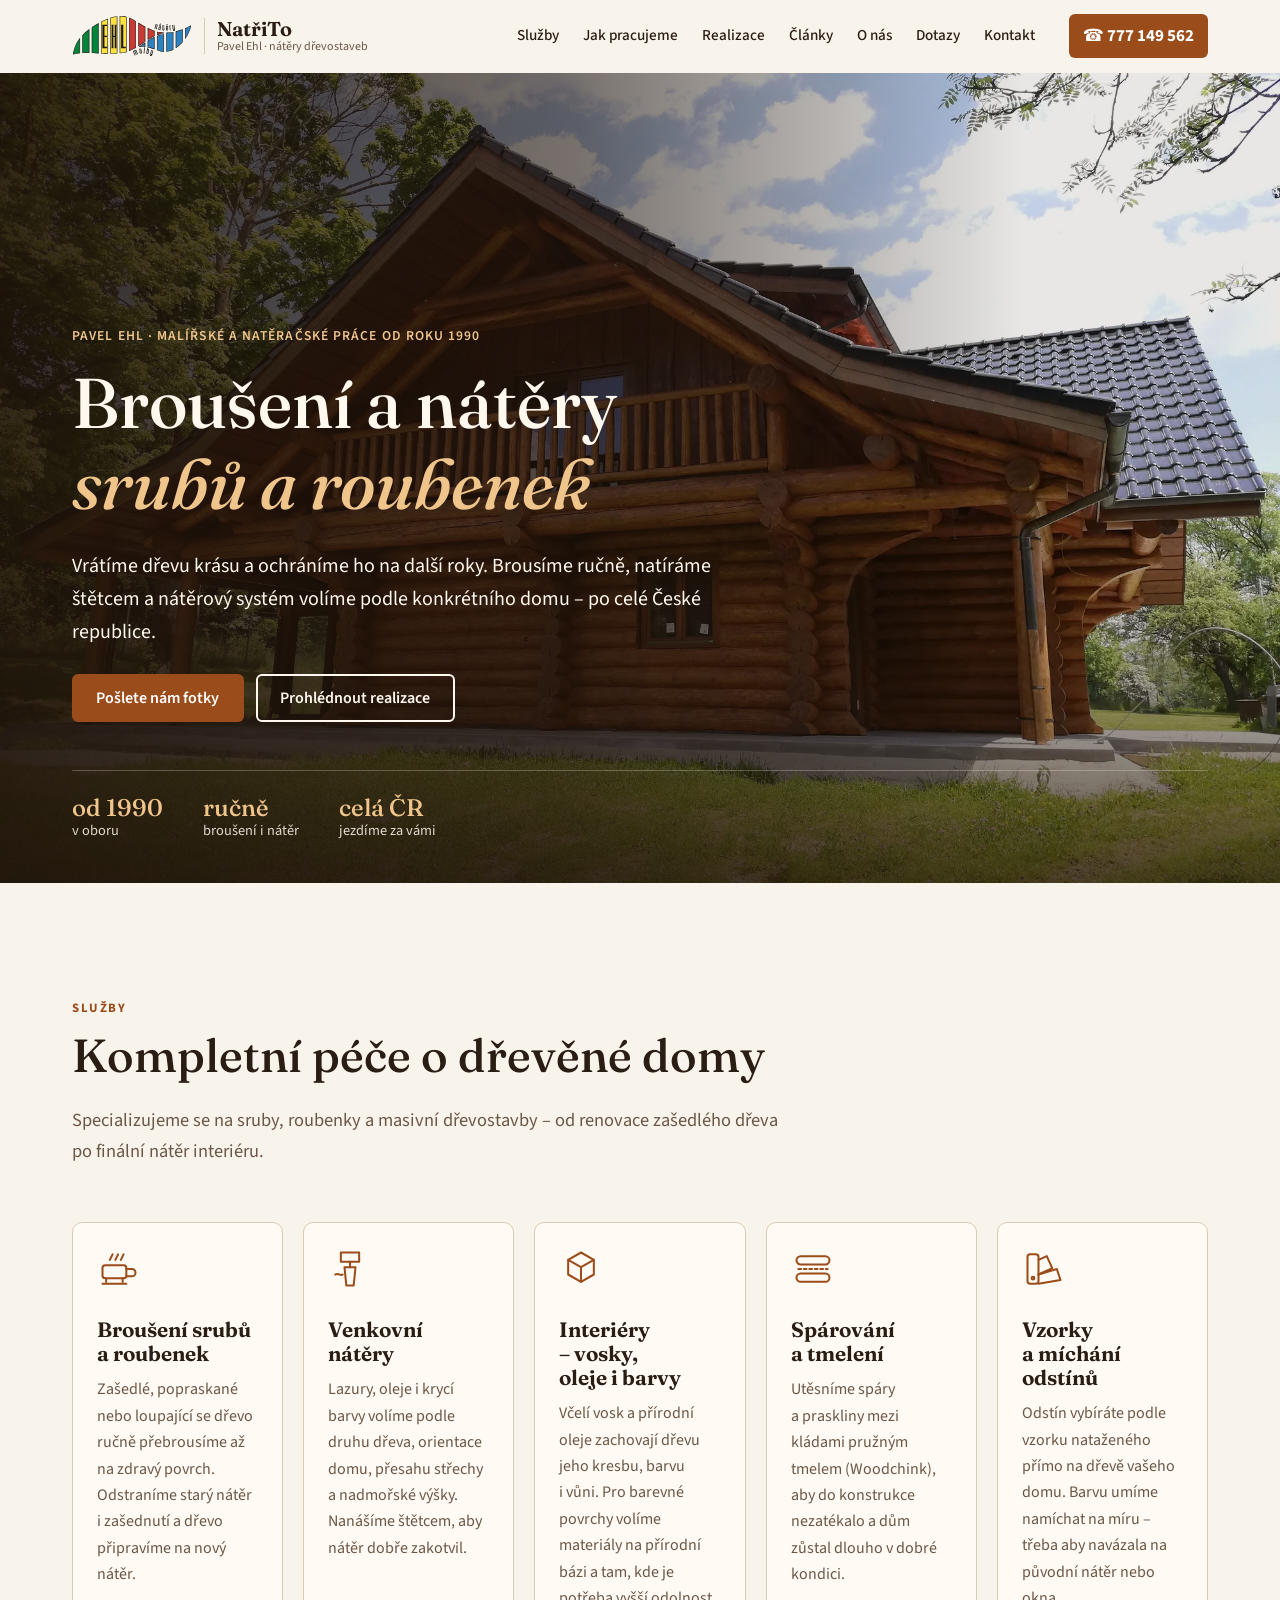
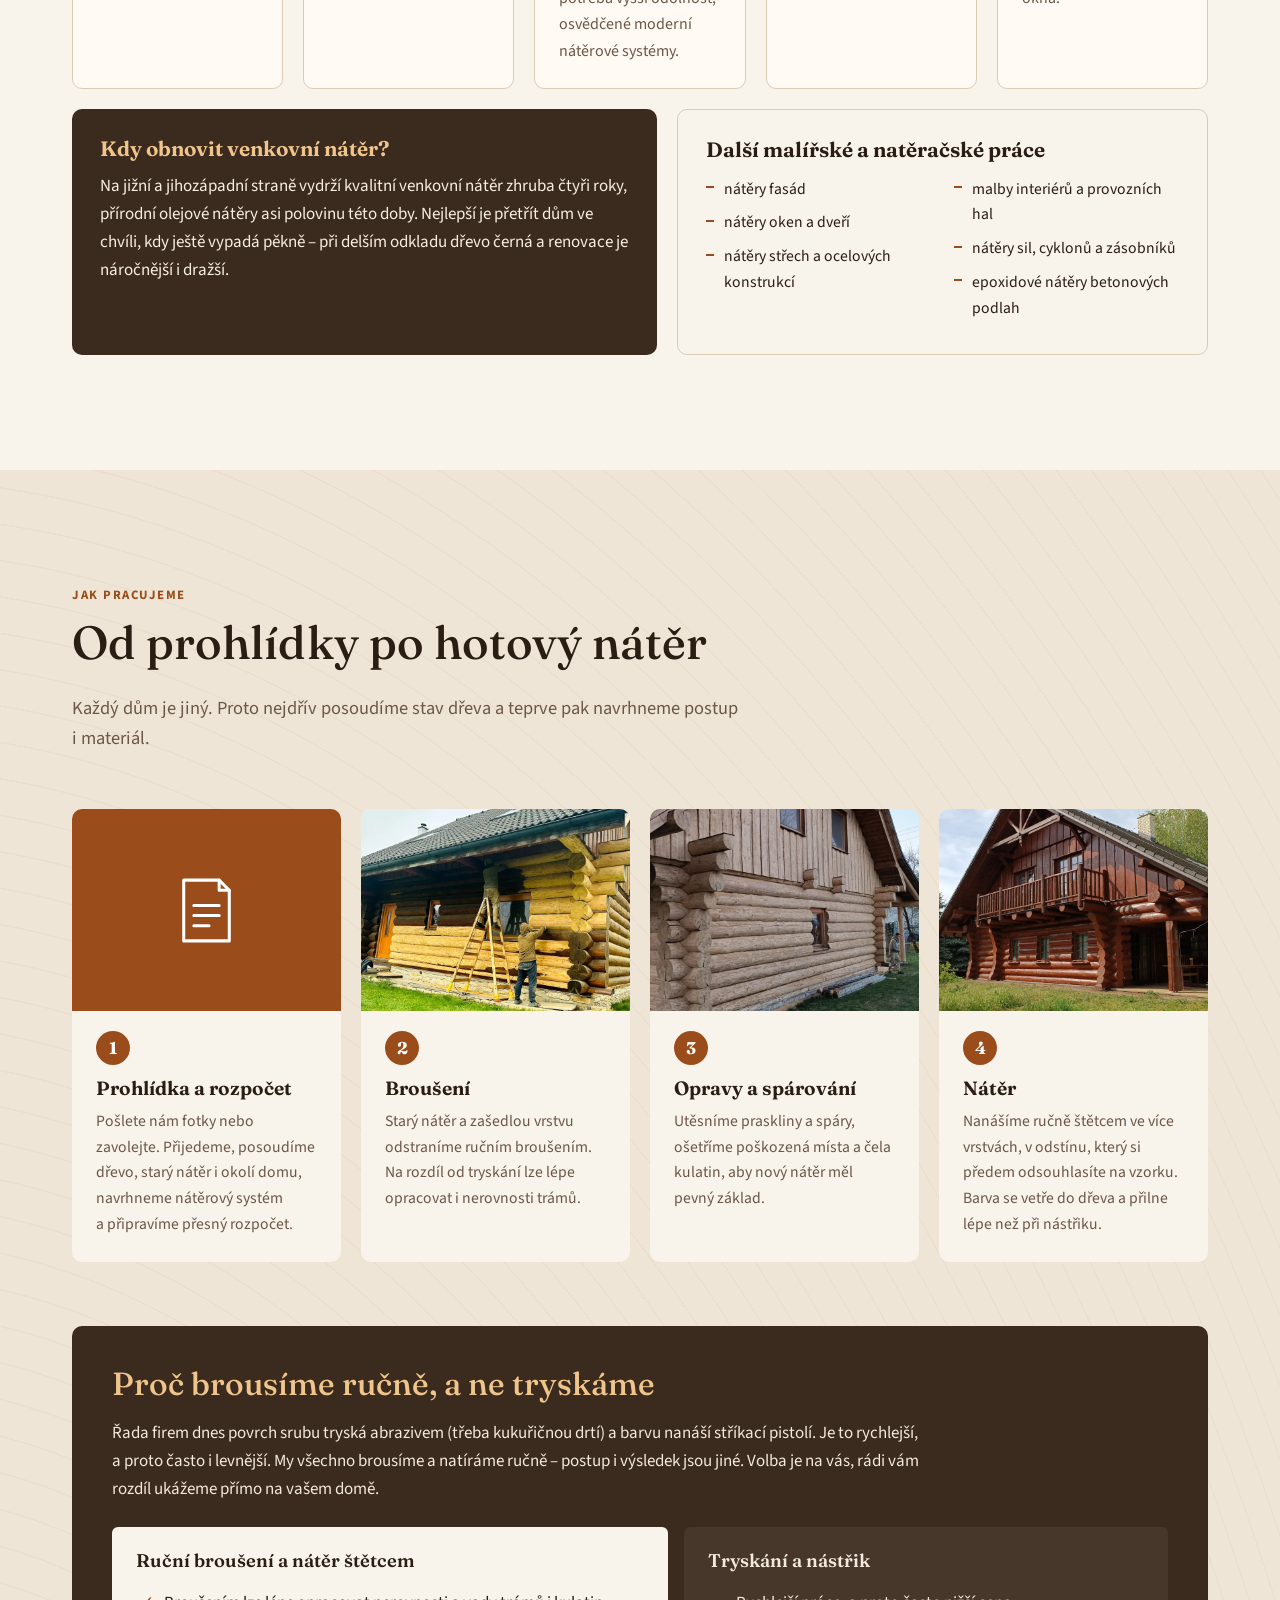
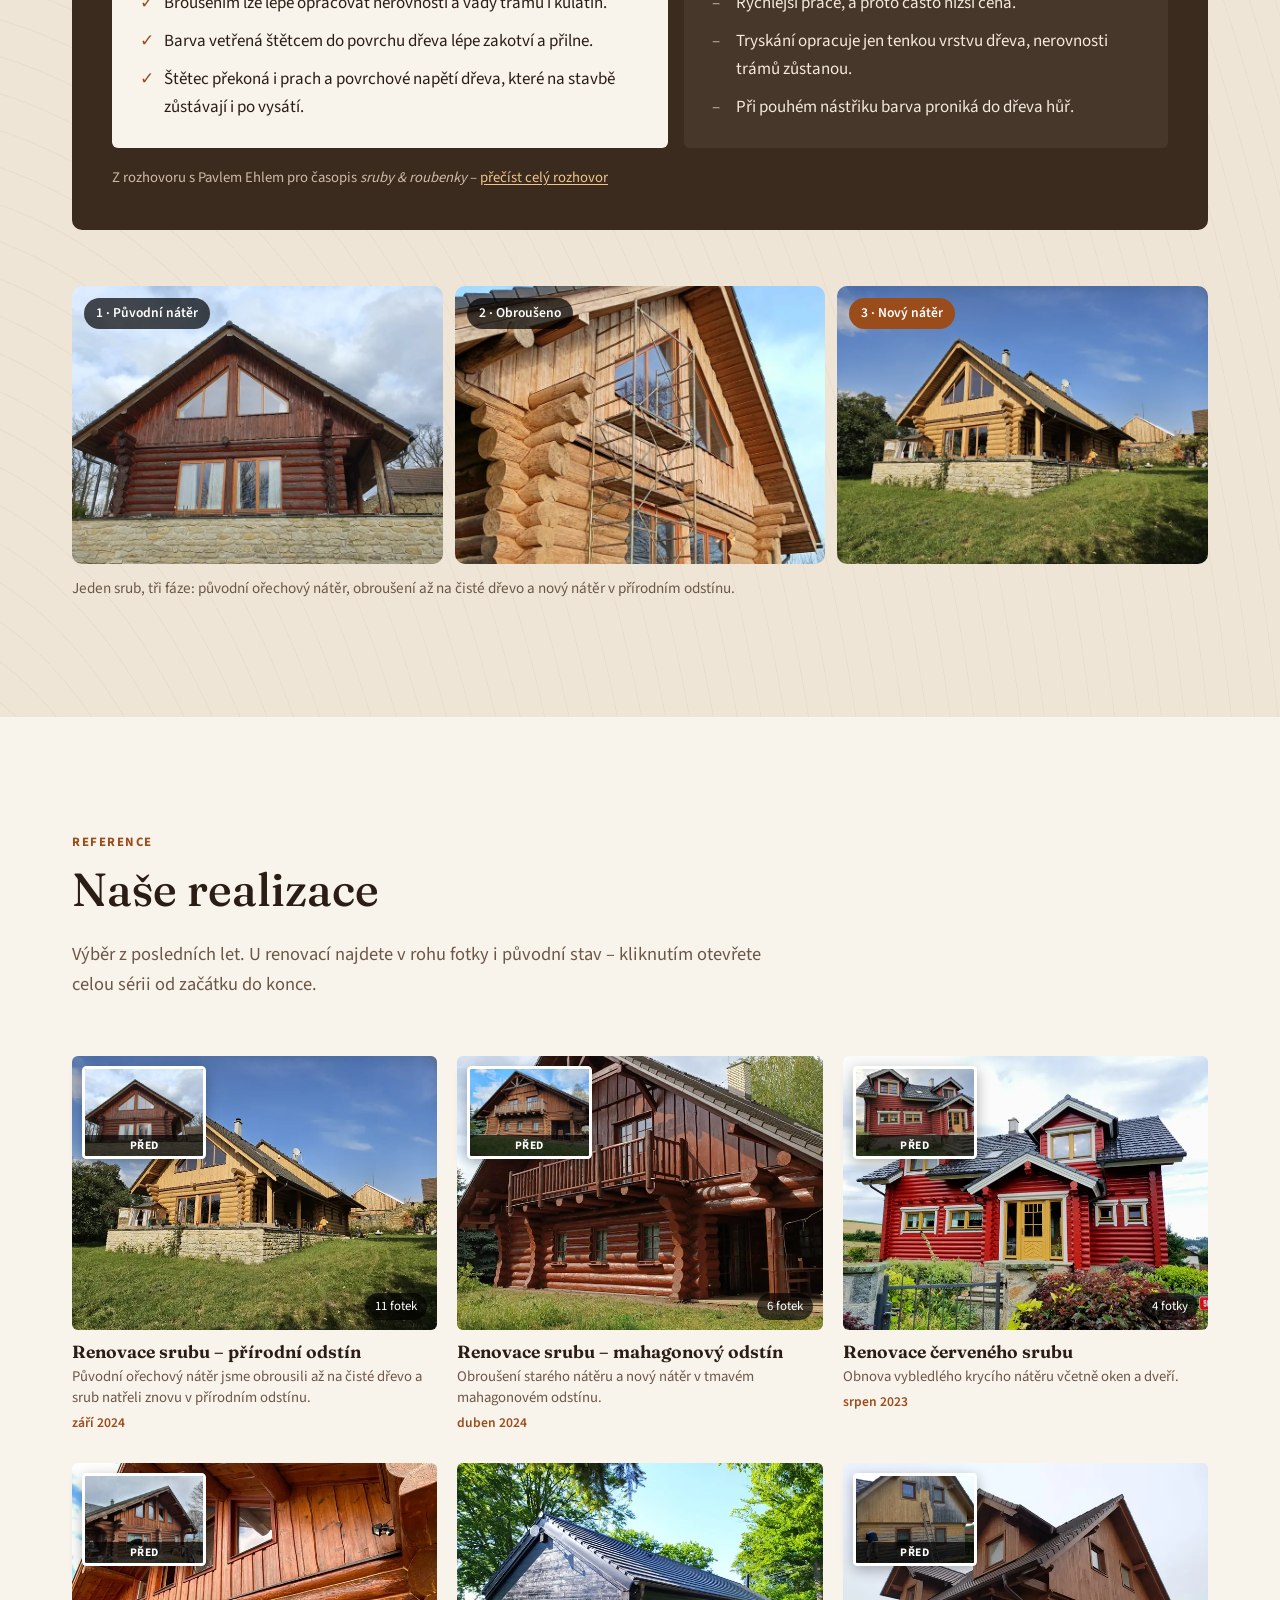
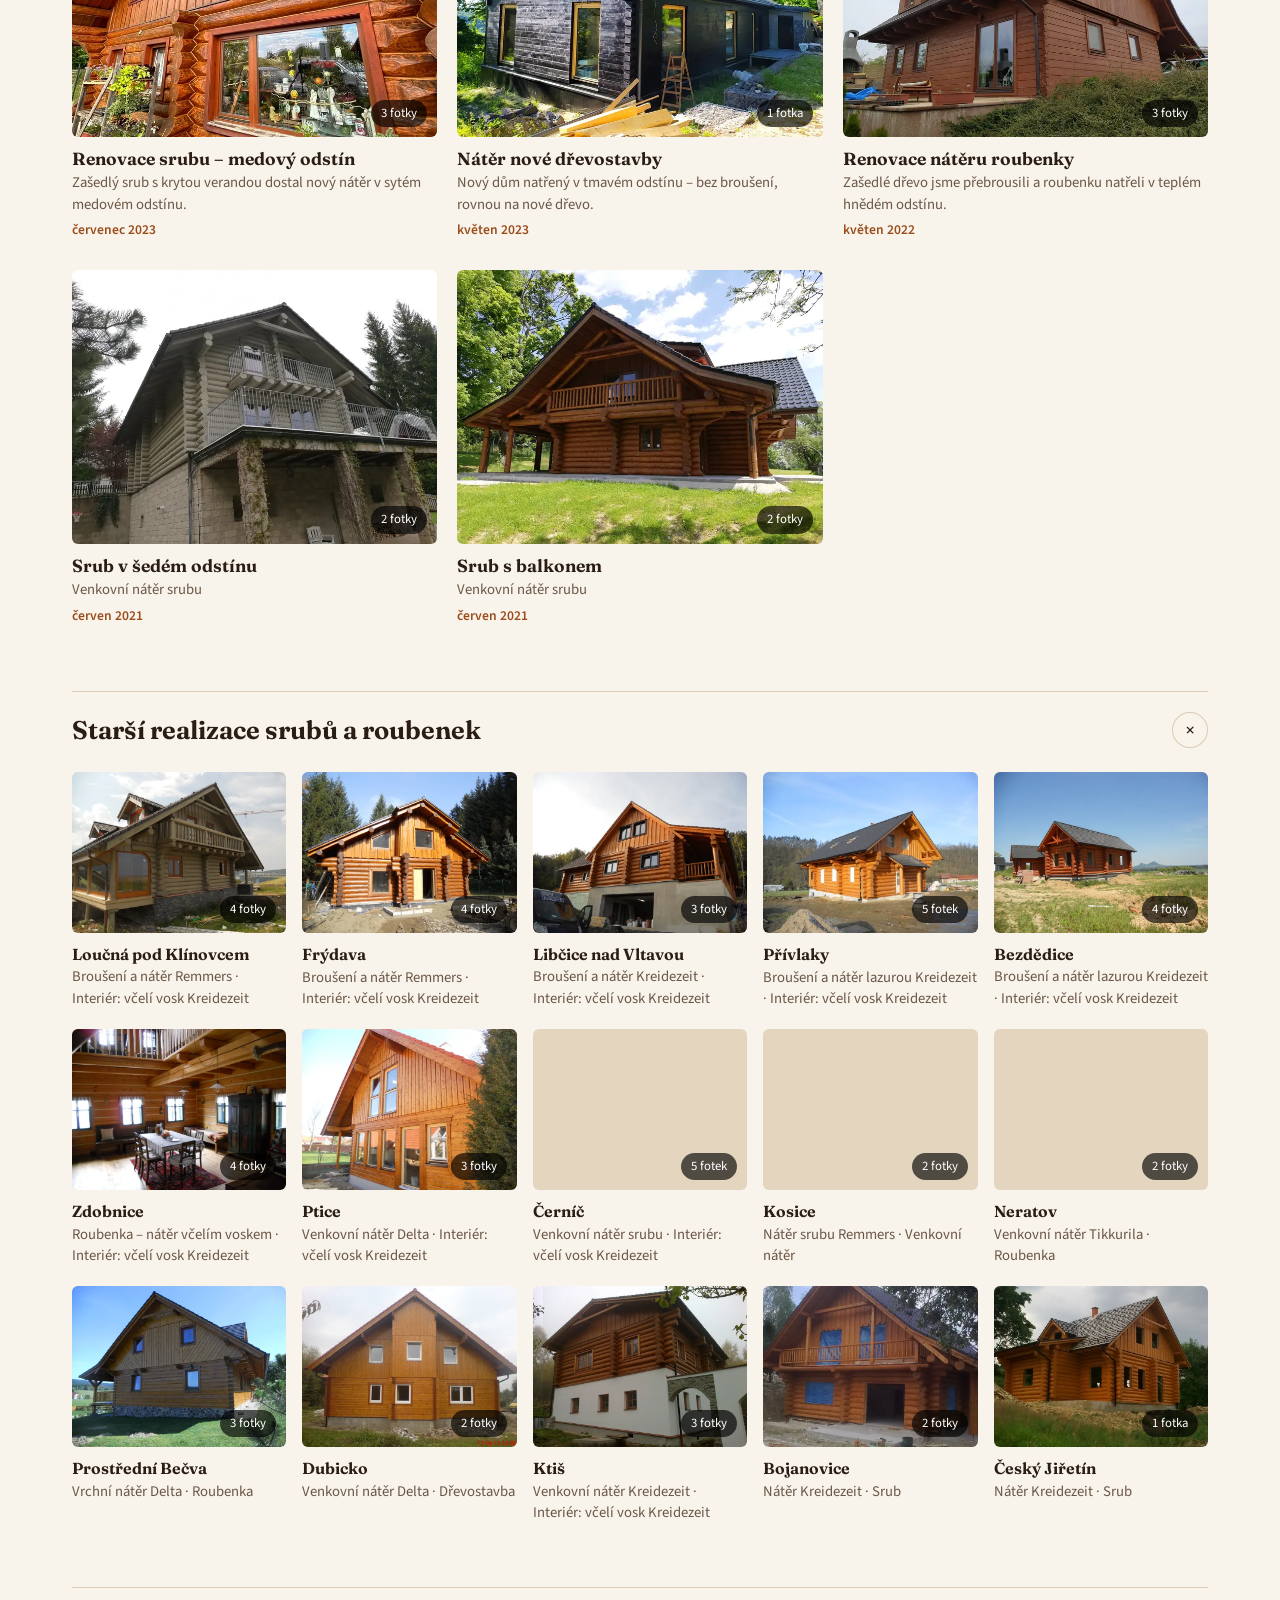
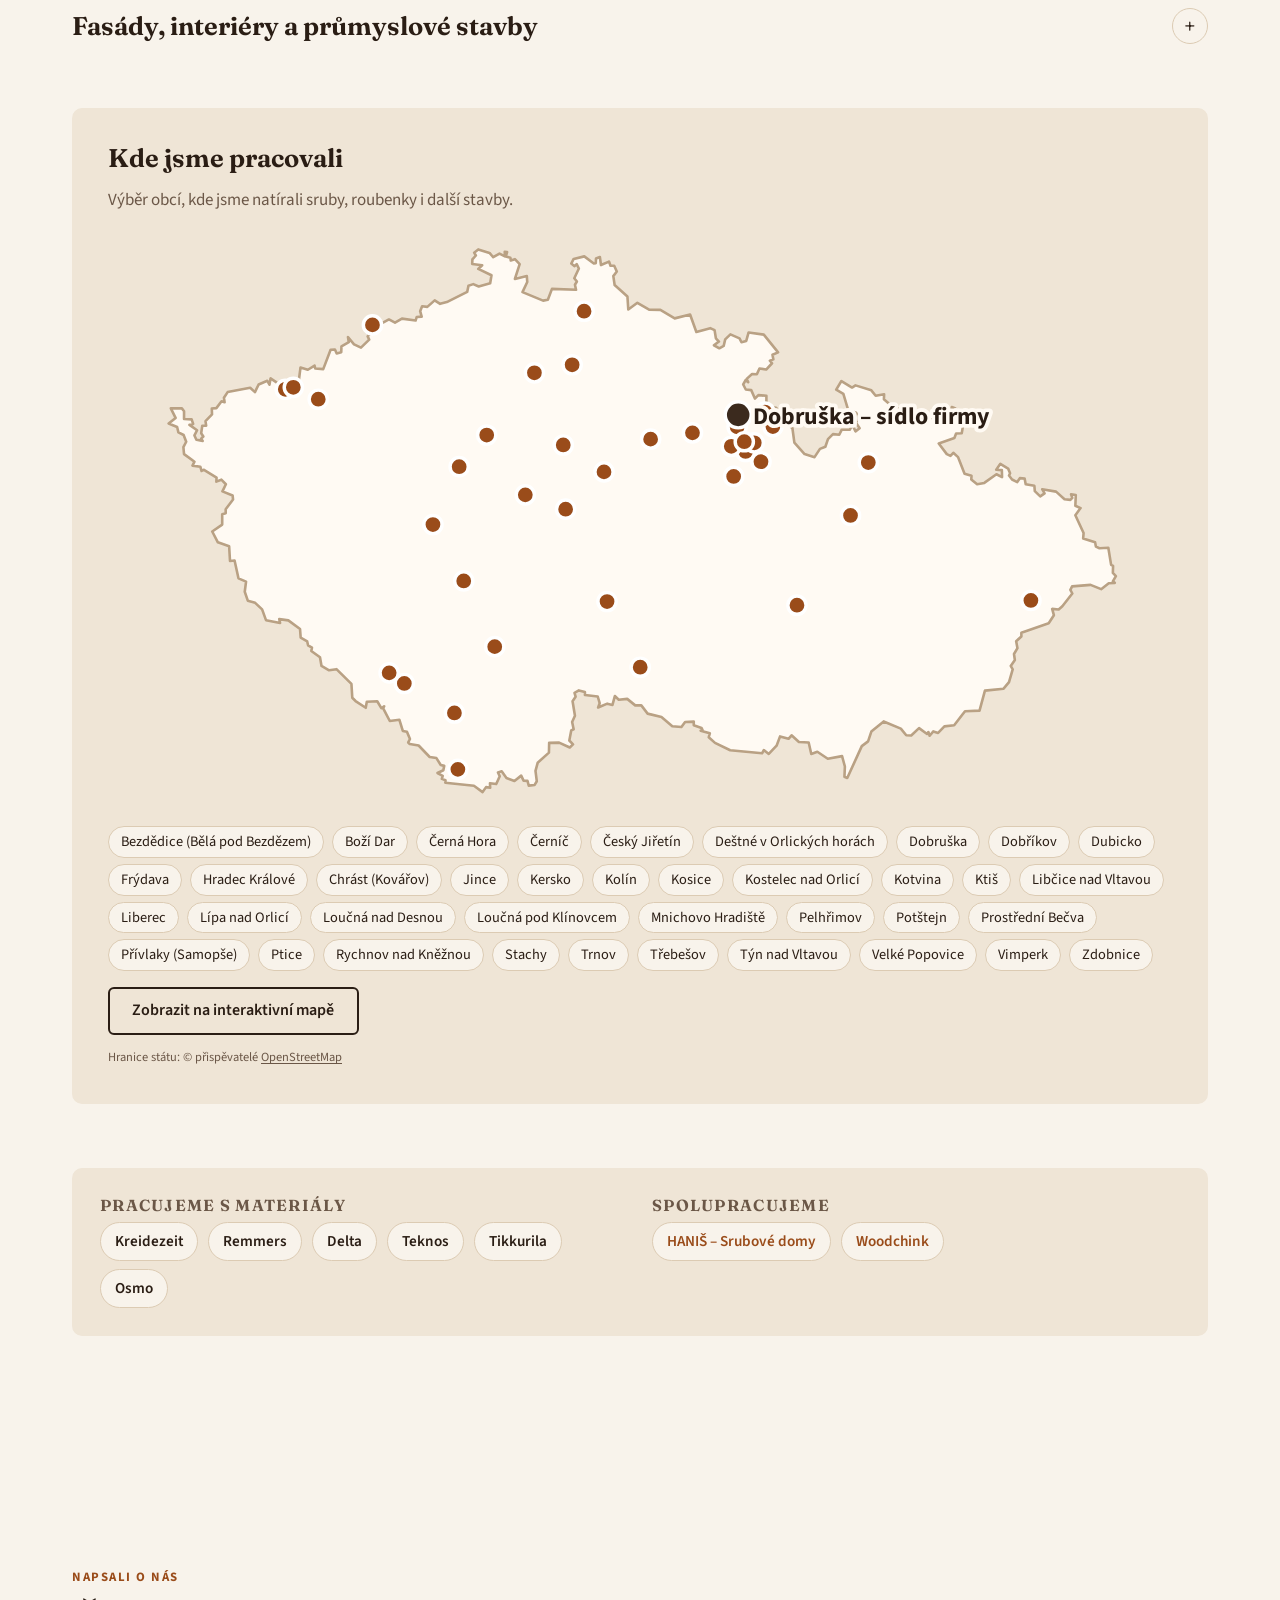
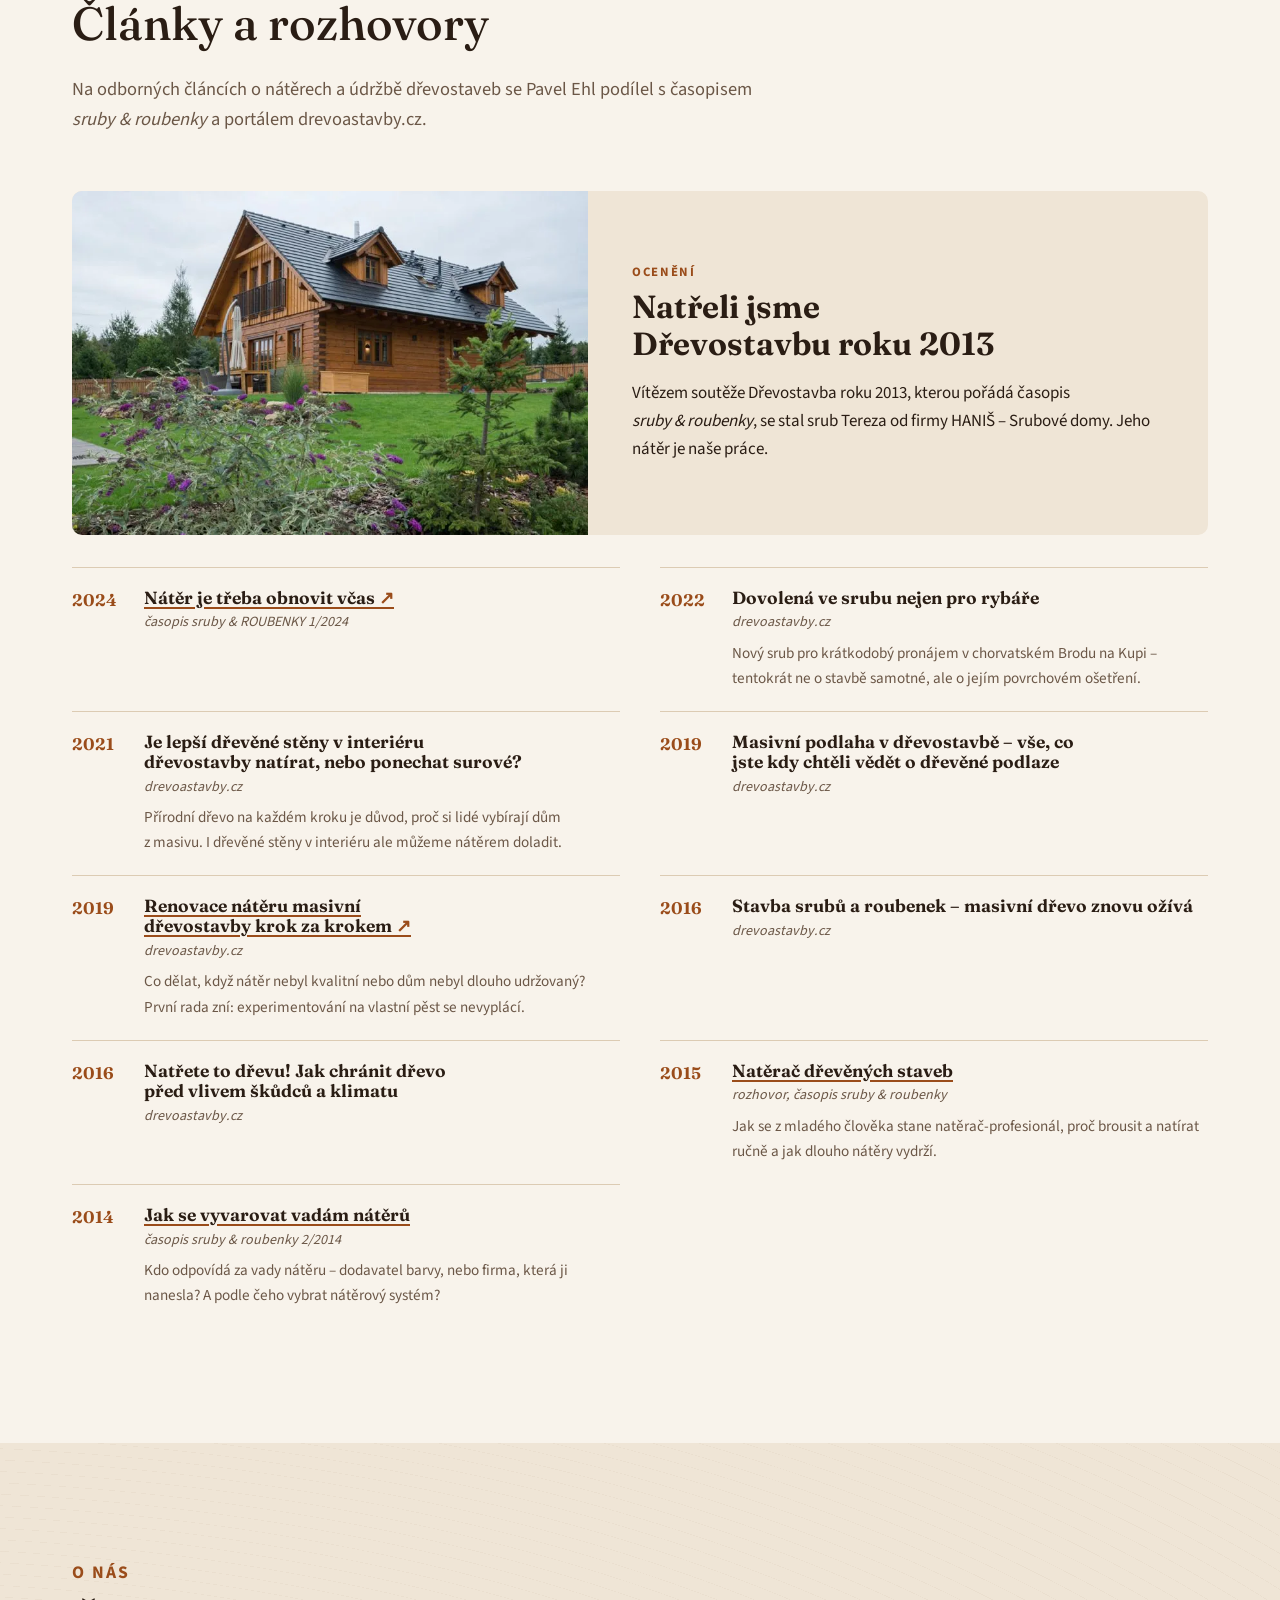
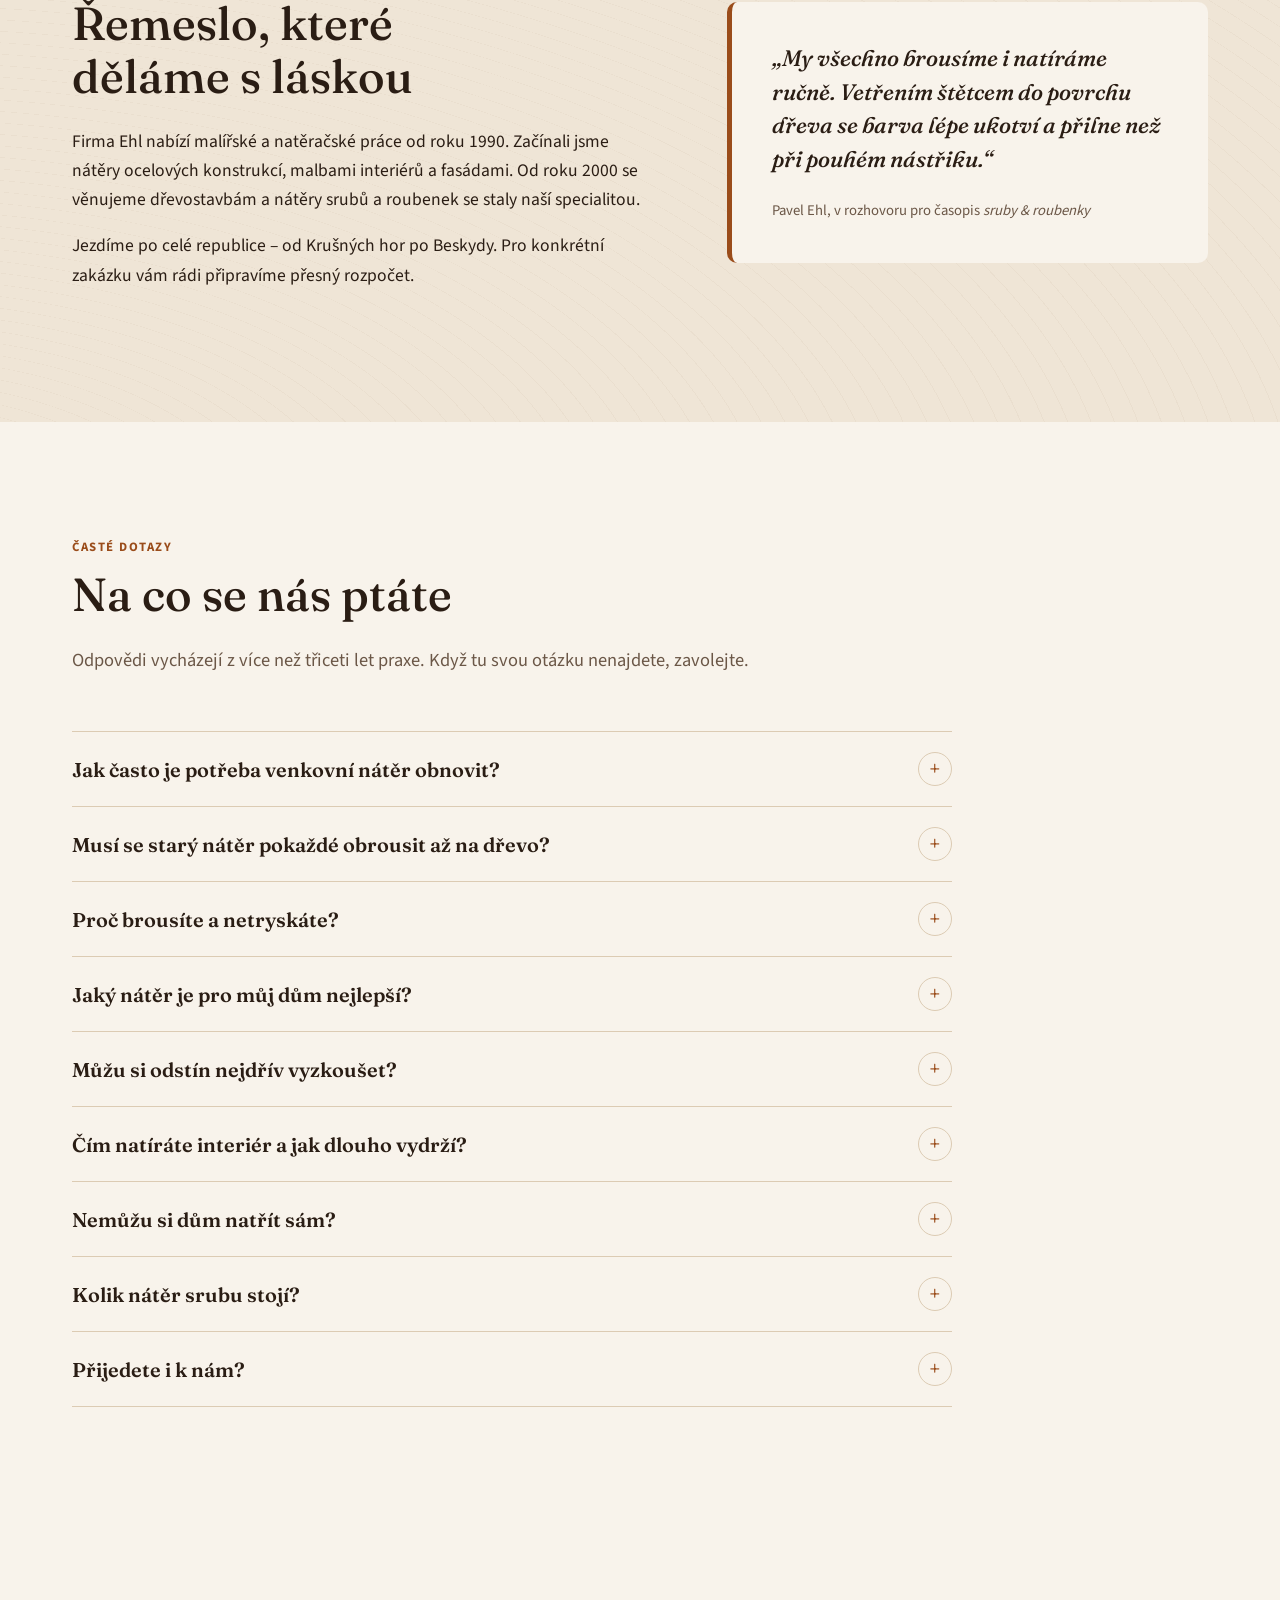
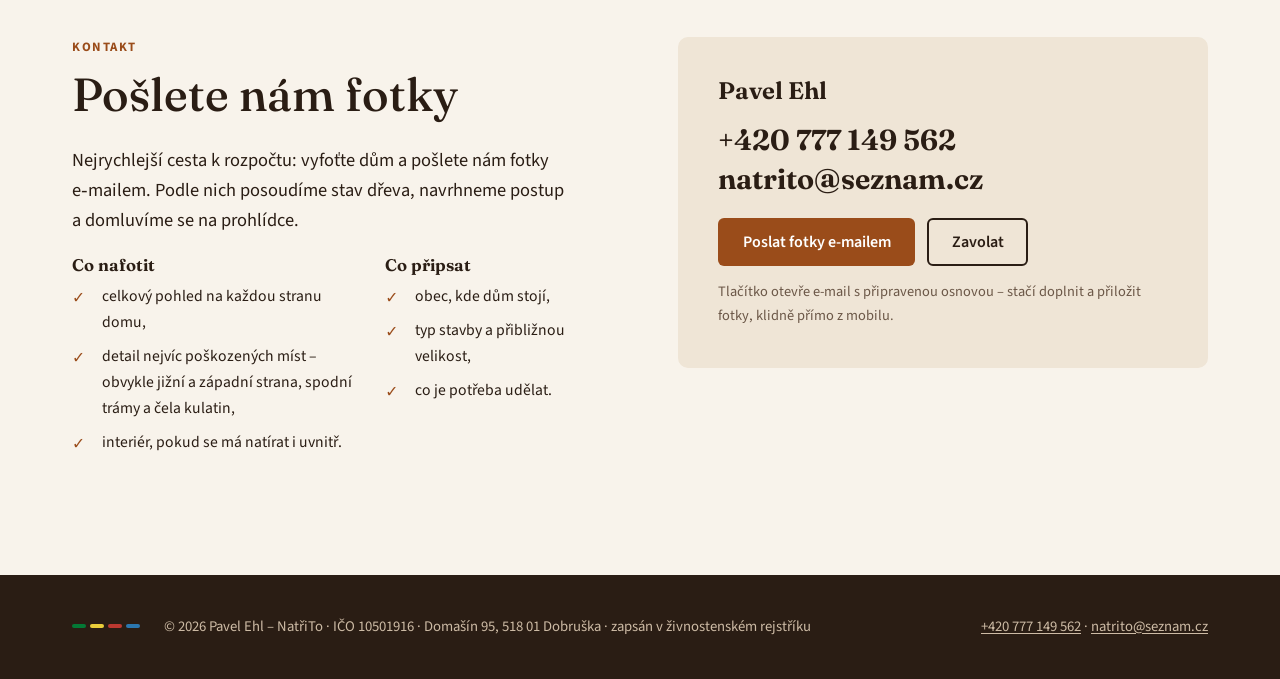
<file: index.html>
<!doctype html>
<html lang="cs">
<head>
  <meta charset="utf-8">
  <meta name="viewport" content="width=device-width, initial-scale=1">
  <title>Broušení a nátěry srubů a roubenek | NatřiTo – Pavel Ehl</title>
  <meta name="description" content="Ruční broušení a nátěry srubů, roubenek a dřevostaveb po celé ČR. Venkovní lazury, oleje, včelí vosk v interiéru, spárování. Malířské a natěračské práce od roku 1990 – Pavel Ehl, Dobruška.">
  <link rel="canonical" href="https://www.natrito.cz/">
  <meta property="og:type" content="website">
  <meta property="og:locale" content="cs_CZ">
  <meta property="og:title" content="Broušení a nátěry srubů a roubenek | NatřiTo">
  <meta property="og:description" content="Ruční broušení a nátěry srubů, roubenek a dřevostaveb po celé ČR. Od roku 1990.">
  <meta property="og:image" content="https://www.natrito.cz/img/hero/srub-s-balkonem-1200.webp">
  <link rel="icon" href="favicon.ico" sizes="any">
  <link rel="icon" href="img/favicon.svg" type="image/svg+xml">
  <link rel="apple-touch-icon" href="img/apple-touch-icon.png">
  <meta name="theme-color" content="#3b2a1e">
  <link rel="preload" href="fonts/fraunces-normal-latin-ext.woff2" as="font" type="font/woff2" crossorigin>
  <link rel="preload" href="fonts/sourcesans3-normal-latin-ext.woff2" as="font" type="font/woff2" crossorigin>
  <link rel="stylesheet" href="css/style.css">
  <script type="application/ld+json">
  {
    "@context": "https://schema.org",
    "@type": "HousePainter",
    "name": "NatřiTo – Pavel Ehl",
    "description": "Broušení a nátěry srubů, roubenek a dřevostaveb, malířské a natěračské práce.",
    "url": "https://www.natrito.cz/",
    "telephone": "+420777149562",
    "email": "natrito@seznam.cz",
    "foundingDate": "1990",
    "identifier": { "@type": "PropertyValue", "propertyID": "IČO", "value": "10501916" },
    "founder": { "@type": "Person", "name": "Pavel Ehl" },
    "address": { "@type": "PostalAddress", "streetAddress": "Domašín 95", "addressLocality": "Dobruška", "postalCode": "518 01", "addressCountry": "CZ" },
    "areaServed": { "@type": "Country", "name": "Česká republika" },
    "image": "https://www.natrito.cz/img/hero/srub-s-balkonem-1200.webp",
    "logo": "https://www.natrito.cz/img/logo.svg"
  }
  </script>
</head>
<body>
  <a class="skip-link" href="#obsah">Přeskočit na obsah</a>

  <header class="site-header" id="top">
    <div class="container site-header__inner">
      <a class="brand" href="#top" aria-label="NatřiTo – úvod">
        <img class="brand__logo" src="img/logo.svg" width="146" height="50" alt="EHL – malby, nátěry">
        <span class="brand__text"><span class="brand__name">NatřiTo</span><span class="brand__tag">Pavel Ehl · nátěry dřevostaveb</span></span>
      </a>
      <button class="nav-toggle" aria-expanded="false" aria-controls="site-nav"><span class="nav-toggle__bar"></span><span class="visually-hidden">Menu</span></button>
      <nav class="site-nav" id="site-nav" aria-label="Hlavní navigace">
        <ul>
          <li><a href="#sluzby">Služby</a></li>
          <li><a href="#postup">Jak pracujeme</a></li>
          <li><a href="#realizace">Realizace</a></li>
          <li><a href="#clanky">Články</a></li>
          <li><a href="#o-nas">O nás</a></li>
          <li><a href="#dotazy">Dotazy</a></li>
          <li><a href="#kontakt">Kontakt</a></li>
        </ul>
        <a class="site-nav__phone" href="tel:+420777149562">777 149 562</a>
      </nav>
    </div>
  </header>

  <main id="obsah">
    <!-- ========== HERO ========== -->
    <section class="hero">
      <div class="hero__media" role="img" aria-label="Srub s balkonem po novém nátěru"></div>
      <div class="container hero__inner">
        <div class="hero__content">
          <p class="hero__eyebrow">Pavel Ehl · malířské a natěračské práce od roku 1990</p>
          <h1 class="hero__title">Broušení a&nbsp;nátěry <span>srubů a&nbsp;roubenek</span></h1>
          <span class="stripes" aria-hidden="true"><i></i><i></i><i></i><i></i></span>
          <p class="hero__lead">Vrátíme dřevu krásu a ochráníme ho na další roky. Brousíme ručně, natíráme štětcem a&nbsp;nátěrový systém volíme podle konkrétního domu – po celé České republice.</p>
          <div class="hero__actions">
            <a class="btn btn--primary" href="#kontakt">Pošlete nám fotky</a>
            <a class="btn btn--ghost" href="#realizace">Prohlédnout realizace</a>
          </div>
        </div>
        <ul class="hero__facts">
          <li><strong>od 1990</strong><span>v oboru</span></li>
          <li><strong>ručně</strong><span>broušení i&nbsp;nátěr</span></li>
          <li><strong>celá ČR</strong><span>jezdíme za vámi</span></li>
        </ul>
      </div>
    </section>

    <!-- ========== SLUŽBY ========== -->
    <section class="section services" id="sluzby">
      <div class="container">
        <header class="section__head">
          <p class="section__kicker">Služby</p>
          <h2 class="section__title">Kompletní péče o&nbsp;dřevěné domy</h2>
          <p class="section__lead">Specializujeme se na sruby, roubenky a masivní dřevostavby – od renovace zašedlého dřeva po finální nátěr interiéru.</p>
        </header>
        <ul class="services__grid">
          <li class="service">
            <svg class="service__icon" viewBox="0 0 48 48" aria-hidden="true"><rect x="6" y="20" width="26" height="14" rx="3"/><path d="M32 24h6a4 4 0 0 1 4 4v0a4 4 0 0 1-4 4h-6"/><path d="M10 34v4M28 34v4M6 40h26"/><path d="M14 14l3-6M20 14l3-6M26 14l3-6"/></svg>
            <h3 class="service__title">Broušení srubů a&nbsp;roubenek</h3>
            <p>Zašedlé, popraskané nebo loupající se dřevo ručně přebrousíme až na zdravý povrch. Odstraníme starý nátěr i&nbsp;zašednutí a&nbsp;dřevo připravíme na nový nátěr.</p>
          </li>
          <li class="service">
            <svg class="service__icon" viewBox="0 0 48 48" aria-hidden="true"><path d="M14 6h20v10H14z"/><path d="M24 16v6"/><path d="M18 22h12l-2 20h-8z"/><path d="M8 30c4-2 6 2 8 0"/></svg>
            <h3 class="service__title">Venkovní nátěry</h3>
            <p>Lazury, oleje i&nbsp;krycí barvy volíme podle druhu dřeva, orientace domu, přesahu střechy a&nbsp;nadmořské výšky. Nanášíme štětcem, aby nátěr dobře zakotvil.</p>
          </li>
          <li class="service">
            <svg class="service__icon" viewBox="0 0 48 48" aria-hidden="true"><path d="M24 6l14 8v16l-14 8-14-8V14z"/><path d="M24 22l14-8M24 22L10 14M24 22v16"/></svg>
            <h3 class="service__title">Interiéry – vosky, oleje i&nbsp;barvy</h3>
            <p>Včelí vosk a&nbsp;přírodní oleje zachovají dřevu jeho kresbu, barvu i&nbsp;vůni. Pro barevné povrchy volíme materiály na přírodní bázi a&nbsp;tam, kde je potřeba vyšší odolnost, osvědčené moderní nátěrové systémy.</p>
          </li>
          <li class="service">
            <svg class="service__icon" viewBox="0 0 48 48" aria-hidden="true"><rect x="6" y="10" width="36" height="9" rx="4.5"/><rect x="6" y="29" width="36" height="9" rx="4.5"/><path d="M8 24h32" stroke-dasharray="3 3"/></svg>
            <h3 class="service__title">Spárování a&nbsp;tmelení</h3>
            <p>Utěsníme spáry a&nbsp;praskliny mezi kládami pružným tmelem (Woodchink), aby do konstrukce nezatékalo a&nbsp;dům zůstal dlouho v&nbsp;dobré kondici.</p>
          </li>
          <li class="service">
            <svg class="service__icon" viewBox="0 0 48 48" aria-hidden="true"><rect x="6" y="8" width="12" height="32" rx="3"/><path d="M18 14l9-4 6 13-15 7"/><path d="M18 30l20-6 4 12-24 4"/><circle cx="12" cy="34" r="1.5"/></svg>
            <h3 class="service__title">Vzorky a&nbsp;míchání odstínů</h3>
            <p>Odstín vybíráte podle vzorku nataženého přímo na dřevě vašeho domu. Barvu umíme namíchat na míru – třeba aby navázala na původní nátěr nebo okna.</p>
          </li>
        </ul>

        <div class="services__more">
          <div class="tip">
            <h3 class="tip__title">Kdy obnovit venkovní nátěr?</h3>
            <p>Na jižní a&nbsp;jihozápadní straně vydrží kvalitní venkovní nátěr zhruba čtyři roky, přírodní olejové nátěry asi polovinu této doby. Nejlepší je přetřít dům ve chvíli, kdy ještě vypadá pěkně – při delším odkladu dřevo černá a&nbsp;renovace je náročnější i&nbsp;dražší.</p>
          </div>
          <div class="other-services">
            <h3 class="other-services__title">Další malířské a&nbsp;natěračské práce</h3>
            <ul>
              <li>nátěry fasád</li>
              <li>nátěry oken a&nbsp;dveří</li>
              <li>nátěry střech a&nbsp;ocelových konstrukcí</li>
              <li>malby interiérů a&nbsp;provozních hal</li>
              <li>nátěry sil, cyklonů a&nbsp;zásobníků</li>
              <li>epoxidové nátěry betonových podlah</li>
            </ul>
          </div>
        </div>
      </div>
    </section>

    <!-- ========== POSTUP ========== -->
    <section class="section process" id="postup">
      <div class="container">
        <header class="section__head">
          <p class="section__kicker">Jak pracujeme</p>
          <h2 class="section__title">Od prohlídky po hotový nátěr</h2>
          <p class="section__lead">Každý dům je jiný. Proto nejdřív posoudíme stav dřeva a&nbsp;teprve pak navrhneme postup i&nbsp;materiál.</p>
        </header>
        <ol class="steps">
          <li class="step">
            <span class="step__num">1</span>
            <h3 class="step__title">Prohlídka a&nbsp;rozpočet</h3>
            <p>Pošlete nám fotky nebo zavolejte. Přijedeme, posoudíme dřevo, starý nátěr i&nbsp;okolí domu, navrhneme nátěrový systém a&nbsp;připravíme přesný rozpočet.</p>
          </li>
          <li class="step">
            <img class="step__img" src="img/proces/brouseni-800.webp" width="800" height="1067" alt="Ruční broušení kulatin srubu" loading="lazy">
            <span class="step__num">2</span>
            <h3 class="step__title">Broušení</h3>
            <p>Starý nátěr a&nbsp;zašedlou vrstvu odstraníme ručním broušením. Na rozdíl od tryskání lze lépe opracovat i&nbsp;nerovnosti trámů.</p>
          </li>
          <li class="step">
            <img class="step__img" src="img/proces/opravy-800.webp" width="800" height="1422" alt="Obroušená stěna srubu připravená na opravy a nátěr" loading="lazy">
            <span class="step__num">3</span>
            <h3 class="step__title">Opravy a&nbsp;spárování</h3>
            <p>Utěsníme praskliny a&nbsp;spáry, ošetříme poškozená místa a&nbsp;čela kulatin, aby nový nátěr měl pevný základ.</p>
          </li>
          <li class="step">
            <img class="step__img" src="img/proces/hotovo-800.webp" width="800" height="1422" alt="Hotový nátěr srubu" loading="lazy">
            <span class="step__num">4</span>
            <h3 class="step__title">Nátěr</h3>
            <p>Nanášíme ručně štětcem ve více vrstvách, v&nbsp;odstínu, který si předem odsouhlasíte na vzorku. Barva se vetře do dřeva a&nbsp;přilne lépe než při nástřiku.</p>
          </li>
        </ol>

        <div class="why" id="proc-brousime">
          <div class="why__intro">
            <h3 class="why__title">Proč brousíme ručně, a&nbsp;ne tryskáme</h3>
            <p>Řada firem dnes povrch srubu tryská abrazivem (třeba kukuřičnou drtí) a&nbsp;barvu nanáší stříkací pistolí. Je to rychlejší, a&nbsp;proto často i&nbsp;levnější. My všechno brousíme a&nbsp;natíráme ručně – postup i&nbsp;výsledek jsou jiné. Volba je na vás, rádi vám rozdíl ukážeme přímo na vašem domě.</p>
          </div>
          <div class="why__compare">
            <div class="why__col why__col--ours">
              <h4>Ruční broušení a&nbsp;nátěr štětcem</h4>
              <ul>
                <li>Broušením lze lépe opracovat nerovnosti a&nbsp;vady trámů i&nbsp;kulatin.</li>
                <li>Barva vetřená štětcem do povrchu dřeva lépe zakotví a&nbsp;přilne.</li>
                <li>Štětec překoná i&nbsp;prach a&nbsp;povrchové napětí dřeva, které na stavbě zůstávají i&nbsp;po vysátí.</li>
              </ul>
            </div>
            <div class="why__col">
              <h4>Tryskání a&nbsp;nástřik</h4>
              <ul>
                <li>Rychlejší práce, a&nbsp;proto často nižší cena.</li>
                <li>Tryskání opracuje jen tenkou vrstvu dřeva, nerovnosti trámů zůstanou.</li>
                <li>Při pouhém nástřiku barva proniká do dřeva hůř.</li>
              </ul>
            </div>
          </div>
          <p class="why__source">Z&nbsp;rozhovoru s&nbsp;Pavlem Ehlem pro časopis <em>sruby &amp; roubenky</em> – <a href="clanky/naterac-drevenych-staveb.html">přečíst celý rozhovor</a></p>
        </div>

        <figure class="before-after">
          <div class="before-after__pair">
            <div class="before-after__item"><img src="img/proces/pribeh-1-puvodni-800.webp" width="800" height="600" alt="Srub s původním tmavým ořechovým nátěrem" loading="lazy"><span class="badge">1 · Původní nátěr</span></div>
            <div class="before-after__item"><img src="img/proces/pribeh-2-obrouseno-800.webp" width="800" height="1422" alt="Stejný srub obroušený až na čisté dřevo" loading="lazy"><span class="badge">2 · Obroušeno</span></div>
            <div class="before-after__item"><img src="img/proces/pribeh-3-hotovo-800.webp" width="800" height="600" alt="Stejný srub s novým nátěrem v přírodním odstínu" loading="lazy"><span class="badge badge--after">3 · Nový nátěr</span></div>
          </div>
          <figcaption>Jeden srub, tři fáze: původní ořechový nátěr, obroušení až na čisté dřevo a&nbsp;nový nátěr v&nbsp;přírodním odstínu.</figcaption>
        </figure>
      </div>
    </section>

    <!-- ========== REALIZACE ========== -->
    <section class="section gallery" id="realizace">
      <div class="container">
        <header class="section__head">
          <p class="section__kicker">Reference</p>
          <h2 class="section__title">Naše realizace</h2>
          <p class="section__lead">Výběr z&nbsp;posledních let. U&nbsp;renovací najdete v&nbsp;rohu fotky i&nbsp;původní stav – kliknutím otevřete celou sérii od začátku do konce.</p>
        </header>
        <ul class="projects">
<!-- gen:realizace -->
<li class="project project--story">
  <a class="project__link" href="img/realizace/2024-09-renovace-srubu-prirodni-odstin-10.webp" data-lightbox="2024-09-renovace-srubu-prirodni-odstin" data-i="9" data-caption="Renovace srubu – přírodní odstín – po nátěru (10/11)">
    <img src="img/realizace/2024-09-renovace-srubu-prirodni-odstin-10-t.webp" width="720" height="540" alt="Renovace srubu – přírodní odstín" loading="lazy" decoding="async">
    <span class="project__count">11 fotek</span>
  </a>
  <a class="project__before" href="img/realizace/2024-09-renovace-srubu-prirodni-odstin-01.webp" data-lightbox="2024-09-renovace-srubu-prirodni-odstin" data-i="0" data-caption="Renovace srubu – přírodní odstín – původní stav (1/11)">
    <img src="img/realizace/2024-09-renovace-srubu-prirodni-odstin-01-t.webp" alt="Původní stav – Renovace srubu – přírodní odstín" loading="lazy" decoding="async"><span>před</span>
  </a>
  <div class="project__meta">
    <h3 class="project__title">Renovace srubu – přírodní odstín</h3>
    <p class="project__desc">Původní ořechový nátěr jsme obrousili až na čisté dřevo a srub natřeli znovu v přírodním odstínu.</p>
    <p class="project__place">září 2024</p>
  </div>
  <div hidden><a href="img/realizace/2024-09-renovace-srubu-prirodni-odstin-02.webp" data-lightbox="2024-09-renovace-srubu-prirodni-odstin" data-i="1" data-caption="Renovace srubu – přírodní odstín – původní stav (2/11)"></a><a href="img/realizace/2024-09-renovace-srubu-prirodni-odstin-03.webp" data-lightbox="2024-09-renovace-srubu-prirodni-odstin" data-i="2" data-caption="Renovace srubu – přírodní odstín – původní stav (3/11)"></a><a href="img/realizace/2024-09-renovace-srubu-prirodni-odstin-04.webp" data-lightbox="2024-09-renovace-srubu-prirodni-odstin" data-i="3" data-caption="Renovace srubu – přírodní odstín – původní stav (4/11)"></a><a href="img/realizace/2024-09-renovace-srubu-prirodni-odstin-05.webp" data-lightbox="2024-09-renovace-srubu-prirodni-odstin" data-i="4" data-caption="Renovace srubu – přírodní odstín – během broušení (5/11)"></a><a href="img/realizace/2024-09-renovace-srubu-prirodni-odstin-06.webp" data-lightbox="2024-09-renovace-srubu-prirodni-odstin" data-i="5" data-caption="Renovace srubu – přírodní odstín – během broušení (6/11)"></a><a href="img/realizace/2024-09-renovace-srubu-prirodni-odstin-07.webp" data-lightbox="2024-09-renovace-srubu-prirodni-odstin" data-i="6" data-caption="Renovace srubu – přírodní odstín – během broušení (7/11)"></a><a href="img/realizace/2024-09-renovace-srubu-prirodni-odstin-08.webp" data-lightbox="2024-09-renovace-srubu-prirodni-odstin" data-i="7" data-caption="Renovace srubu – přírodní odstín – během broušení (8/11)"></a><a href="img/realizace/2024-09-renovace-srubu-prirodni-odstin-09.webp" data-lightbox="2024-09-renovace-srubu-prirodni-odstin" data-i="8" data-caption="Renovace srubu – přírodní odstín – během broušení (9/11)"></a><a href="img/realizace/2024-09-renovace-srubu-prirodni-odstin-11.webp" data-lightbox="2024-09-renovace-srubu-prirodni-odstin" data-i="10" data-caption="Renovace srubu – přírodní odstín – po nátěru (11/11)"></a></div>
</li>
<li class="project project--story">
  <a class="project__link" href="img/realizace/2024-04-renovace-srubu-mahagon-03.webp" data-lightbox="2024-04-renovace-srubu-mahagon" data-i="2" data-caption="Renovace srubu – mahagonový odstín – po nátěru (3/6)">
    <img src="img/realizace/2024-04-renovace-srubu-mahagon-03-t.webp" width="720" height="1280" alt="Renovace srubu – mahagonový odstín" loading="lazy" decoding="async">
    <span class="project__count">6 fotek</span>
  </a>
  <a class="project__before" href="img/realizace/2024-04-renovace-srubu-mahagon-01.webp" data-lightbox="2024-04-renovace-srubu-mahagon" data-i="0" data-caption="Renovace srubu – mahagonový odstín – původní stav (1/6)">
    <img src="img/realizace/2024-04-renovace-srubu-mahagon-01-t.webp" alt="Původní stav – Renovace srubu – mahagonový odstín" loading="lazy" decoding="async"><span>před</span>
  </a>
  <div class="project__meta">
    <h3 class="project__title">Renovace srubu – mahagonový odstín</h3>
    <p class="project__desc">Obroušení starého nátěru a nový nátěr v tmavém mahagonovém odstínu.</p>
    <p class="project__place">duben 2024</p>
  </div>
  <div hidden><a href="img/realizace/2024-04-renovace-srubu-mahagon-02.webp" data-lightbox="2024-04-renovace-srubu-mahagon" data-i="1" data-caption="Renovace srubu – mahagonový odstín – původní stav (2/6)"></a><a href="img/realizace/2024-04-renovace-srubu-mahagon-04.webp" data-lightbox="2024-04-renovace-srubu-mahagon" data-i="3" data-caption="Renovace srubu – mahagonový odstín – po nátěru (4/6)"></a><a href="img/realizace/2024-04-renovace-srubu-mahagon-05.webp" data-lightbox="2024-04-renovace-srubu-mahagon" data-i="4" data-caption="Renovace srubu – mahagonový odstín – po nátěru (5/6)"></a><a href="img/realizace/2024-04-renovace-srubu-mahagon-06.webp" data-lightbox="2024-04-renovace-srubu-mahagon" data-i="5" data-caption="Renovace srubu – mahagonový odstín – po nátěru (6/6)"></a></div>
</li>
<li class="project project--story">
  <a class="project__link" href="img/realizace/2023-08-renovace-cerveneho-srubu-03.webp" data-lightbox="2023-08-renovace-cerveneho-srubu" data-i="2" data-caption="Renovace červeného srubu – po nátěru (3/4)">
    <img src="img/realizace/2023-08-renovace-cerveneho-srubu-03-t.webp" width="720" height="540" alt="Renovace červeného srubu" loading="lazy" decoding="async">
    <span class="project__count">4 fotky</span>
  </a>
  <a class="project__before" href="img/realizace/2023-08-renovace-cerveneho-srubu-01.webp" data-lightbox="2023-08-renovace-cerveneho-srubu" data-i="0" data-caption="Renovace červeného srubu – původní stav (1/4)">
    <img src="img/realizace/2023-08-renovace-cerveneho-srubu-01-t.webp" alt="Původní stav – Renovace červeného srubu" loading="lazy" decoding="async"><span>před</span>
  </a>
  <div class="project__meta">
    <h3 class="project__title">Renovace červeného srubu</h3>
    <p class="project__desc">Obnova vybledlého krycího nátěru včetně oken a dveří.</p>
    <p class="project__place">srpen 2023</p>
  </div>
  <div hidden><a href="img/realizace/2023-08-renovace-cerveneho-srubu-02.webp" data-lightbox="2023-08-renovace-cerveneho-srubu" data-i="1" data-caption="Renovace červeného srubu – původní stav (2/4)"></a><a href="img/realizace/2023-08-renovace-cerveneho-srubu-04.webp" data-lightbox="2023-08-renovace-cerveneho-srubu" data-i="3" data-caption="Renovace červeného srubu – po nátěru (4/4)"></a></div>
</li>
<li class="project project--story">
  <a class="project__link" href="img/realizace/2023-07-renovace-srubu-medovy-odstin-02.webp" data-lightbox="2023-07-renovace-srubu-medovy-odstin" data-i="1" data-caption="Renovace srubu – medový odstín – po nátěru (2/3)">
    <img src="img/realizace/2023-07-renovace-srubu-medovy-odstin-02-t.webp" width="720" height="960" alt="Renovace srubu – medový odstín" loading="lazy" decoding="async">
    <span class="project__count">3 fotky</span>
  </a>
  <a class="project__before" href="img/realizace/2023-07-renovace-srubu-medovy-odstin-01.webp" data-lightbox="2023-07-renovace-srubu-medovy-odstin" data-i="0" data-caption="Renovace srubu – medový odstín – původní stav (1/3)">
    <img src="img/realizace/2023-07-renovace-srubu-medovy-odstin-01-t.webp" alt="Původní stav – Renovace srubu – medový odstín" loading="lazy" decoding="async"><span>před</span>
  </a>
  <div class="project__meta">
    <h3 class="project__title">Renovace srubu – medový odstín</h3>
    <p class="project__desc">Zašedlý srub s krytou verandou dostal nový nátěr v sytém medovém odstínu.</p>
    <p class="project__place">červenec 2023</p>
  </div>
  <div hidden><a href="img/realizace/2023-07-renovace-srubu-medovy-odstin-03.webp" data-lightbox="2023-07-renovace-srubu-medovy-odstin" data-i="2" data-caption="Renovace srubu – medový odstín – po nátěru (3/3)"></a></div>
</li>
<li class="project">
  <a class="project__link" href="img/realizace/2023-05-nater-nove-drevostavby-01.webp" data-lightbox="2023-05-nater-nove-drevostavby" data-i="0" data-caption="Nátěr nové dřevostavby – Nový dům natřený v tmavém odstínu – bez broušení, rovnou na nové dřevo.">
    <img src="img/realizace/2023-05-nater-nove-drevostavby-01-t.webp" width="720" height="540" alt="Nátěr nové dřevostavby" loading="lazy" decoding="async">
    <span class="project__count">1 fotka</span>
  </a>
  <div class="project__meta">
    <h3 class="project__title">Nátěr nové dřevostavby</h3>
    <p class="project__desc">Nový dům natřený v tmavém odstínu – bez broušení, rovnou na nové dřevo.</p>
    <p class="project__place">květen 2023</p>
  </div>
</li>
<li class="project project--story">
  <a class="project__link" href="img/realizace/2022-05-renovace-roubenky-02.webp" data-lightbox="2022-05-renovace-roubenky" data-i="1" data-caption="Renovace nátěru roubenky – po nátěru (2/3)">
    <img src="img/realizace/2022-05-renovace-roubenky-02-t.webp" width="720" height="540" alt="Renovace nátěru roubenky" loading="lazy" decoding="async">
    <span class="project__count">3 fotky</span>
  </a>
  <a class="project__before" href="img/realizace/2022-05-renovace-roubenky-01.webp" data-lightbox="2022-05-renovace-roubenky" data-i="0" data-caption="Renovace nátěru roubenky – původní stav (1/3)">
    <img src="img/realizace/2022-05-renovace-roubenky-01-t.webp" alt="Původní stav – Renovace nátěru roubenky" loading="lazy" decoding="async"><span>před</span>
  </a>
  <div class="project__meta">
    <h3 class="project__title">Renovace nátěru roubenky</h3>
    <p class="project__desc">Zašedlé dřevo jsme přebrousili a roubenku natřeli v teplém hnědém odstínu.</p>
    <p class="project__place">květen 2022</p>
  </div>
  <div hidden><a href="img/realizace/2022-05-renovace-roubenky-03.webp" data-lightbox="2022-05-renovace-roubenky" data-i="2" data-caption="Renovace nátěru roubenky – po nátěru (3/3)"></a></div>
</li>
<li class="project">
  <a class="project__link" href="img/realizace/2021-06-srub-sedy-odstin-01.webp" data-lightbox="2021-06-srub-sedy-odstin" data-i="0" data-caption="Srub v šedém odstínu – Venkovní nátěr srubu (1/2)">
    <img src="img/realizace/2021-06-srub-sedy-odstin-01-t.webp" width="720" height="540" alt="Srub v šedém odstínu" loading="lazy" decoding="async">
    <span class="project__count">2 fotky</span>
  </a>
  <div class="project__meta">
    <h3 class="project__title">Srub v šedém odstínu</h3>
    <p class="project__desc">Venkovní nátěr srubu</p>
    <p class="project__place">červen 2021</p>
  </div>
  <div hidden><a href="img/realizace/2021-06-srub-sedy-odstin-02.webp" data-lightbox="2021-06-srub-sedy-odstin" data-i="1" data-caption="Srub v šedém odstínu – Venkovní nátěr srubu (2/2)"></a></div>
</li>
<li class="project">
  <a class="project__link" href="img/realizace/2021-06-srub-s-balkonem-01.webp" data-lightbox="2021-06-srub-s-balkonem" data-i="0" data-caption="Srub s balkonem – Venkovní nátěr srubu (1/2)">
    <img src="img/realizace/2021-06-srub-s-balkonem-01-t.webp" width="720" height="540" alt="Srub s balkonem" loading="lazy" decoding="async">
    <span class="project__count">2 fotky</span>
  </a>
  <div class="project__meta">
    <h3 class="project__title">Srub s balkonem</h3>
    <p class="project__desc">Venkovní nátěr srubu</p>
    <p class="project__place">červen 2021</p>
  </div>
  <div hidden><a href="img/realizace/2021-06-srub-s-balkonem-02.webp" data-lightbox="2021-06-srub-s-balkonem" data-i="1" data-caption="Srub s balkonem – Venkovní nátěr srubu (2/2)"></a></div>
</li>
<!-- /gen:realizace -->
        </ul>

        <details class="more" open>
          <summary class="more__summary"><span>Starší realizace srubů a roubenek</span></summary>
          <ul class="projects projects--compact">
<!-- gen:archiv -->
<li class="project">
  <a class="project__link" href="img/realizace/archiv-loucna-pod-klinovcem-01.webp" data-lightbox="archiv-loucna-pod-klinovcem" data-i="0" data-caption="Loučná pod Klínovcem – Broušení a nátěr Remmers · Interiér: včelí vosk Kreidezeit (1/4)">
    <img src="img/realizace/archiv-loucna-pod-klinovcem-01-t.webp" width="720" height="540" alt="Loučná pod Klínovcem" loading="lazy" decoding="async">
    <span class="project__count">4 fotky</span>
  </a>
  <div class="project__meta">
    <h3 class="project__title">Loučná pod Klínovcem</h3>
    <p class="project__desc">Broušení a nátěr Remmers · Interiér: včelí vosk Kreidezeit</p>
  </div>
  <div hidden><a href="img/realizace/archiv-loucna-pod-klinovcem-02.webp" data-lightbox="archiv-loucna-pod-klinovcem" data-i="1" data-caption="Loučná pod Klínovcem – Broušení a nátěr Remmers · Interiér: včelí vosk Kreidezeit (2/4)"></a><a href="img/realizace/archiv-loucna-pod-klinovcem-03.webp" data-lightbox="archiv-loucna-pod-klinovcem" data-i="2" data-caption="Loučná pod Klínovcem – Broušení a nátěr Remmers · Interiér: včelí vosk Kreidezeit (3/4)"></a><a href="img/realizace/archiv-loucna-pod-klinovcem-04.webp" data-lightbox="archiv-loucna-pod-klinovcem" data-i="3" data-caption="Loučná pod Klínovcem – Broušení a nátěr Remmers · Interiér: včelí vosk Kreidezeit (4/4)"></a></div>
</li>
<li class="project">
  <a class="project__link" href="img/realizace/archiv-frydava-01.webp" data-lightbox="archiv-frydava" data-i="0" data-caption="Frýdava – Broušení a nátěr Remmers · Interiér: včelí vosk Kreidezeit (1/4)">
    <img src="img/realizace/archiv-frydava-01-t.webp" width="720" height="540" alt="Frýdava" loading="lazy" decoding="async">
    <span class="project__count">4 fotky</span>
  </a>
  <div class="project__meta">
    <h3 class="project__title">Frýdava</h3>
    <p class="project__desc">Broušení a nátěr Remmers · Interiér: včelí vosk Kreidezeit</p>
  </div>
  <div hidden><a href="img/realizace/archiv-frydava-02.webp" data-lightbox="archiv-frydava" data-i="1" data-caption="Frýdava – Broušení a nátěr Remmers · Interiér: včelí vosk Kreidezeit (2/4)"></a><a href="img/realizace/archiv-frydava-03.webp" data-lightbox="archiv-frydava" data-i="2" data-caption="Frýdava – Broušení a nátěr Remmers · Interiér: včelí vosk Kreidezeit (3/4)"></a><a href="img/realizace/archiv-frydava-04.webp" data-lightbox="archiv-frydava" data-i="3" data-caption="Frýdava – Broušení a nátěr Remmers · Interiér: včelí vosk Kreidezeit (4/4)"></a></div>
</li>
<li class="project">
  <a class="project__link" href="img/realizace/archiv-libcice-nad-vltavou-01.webp" data-lightbox="archiv-libcice-nad-vltavou" data-i="0" data-caption="Libčice nad Vltavou – Broušení a nátěr Kreidezeit · Interiér: včelí vosk Kreidezeit (1/3)">
    <img src="img/realizace/archiv-libcice-nad-vltavou-01-t.webp" width="720" height="540" alt="Libčice nad Vltavou" loading="lazy" decoding="async">
    <span class="project__count">3 fotky</span>
  </a>
  <div class="project__meta">
    <h3 class="project__title">Libčice nad Vltavou</h3>
    <p class="project__desc">Broušení a nátěr Kreidezeit · Interiér: včelí vosk Kreidezeit</p>
  </div>
  <div hidden><a href="img/realizace/archiv-libcice-nad-vltavou-02.webp" data-lightbox="archiv-libcice-nad-vltavou" data-i="1" data-caption="Libčice nad Vltavou – Broušení a nátěr Kreidezeit · Interiér: včelí vosk Kreidezeit (2/3)"></a><a href="img/realizace/archiv-libcice-nad-vltavou-03.webp" data-lightbox="archiv-libcice-nad-vltavou" data-i="2" data-caption="Libčice nad Vltavou – Broušení a nátěr Kreidezeit · Interiér: včelí vosk Kreidezeit (3/3)"></a></div>
</li>
<li class="project">
  <a class="project__link" href="img/realizace/archiv-privlaky-01.webp" data-lightbox="archiv-privlaky" data-i="0" data-caption="Přívlaky – Broušení a nátěr lazurou Kreidezeit · Interiér: včelí vosk Kreidezeit (1/5)">
    <img src="img/realizace/archiv-privlaky-01-t.webp" width="720" height="540" alt="Přívlaky" loading="lazy" decoding="async">
    <span class="project__count">5 fotek</span>
  </a>
  <div class="project__meta">
    <h3 class="project__title">Přívlaky</h3>
    <p class="project__desc">Broušení a nátěr lazurou Kreidezeit · Interiér: včelí vosk Kreidezeit</p>
  </div>
  <div hidden><a href="img/realizace/archiv-privlaky-02.webp" data-lightbox="archiv-privlaky" data-i="1" data-caption="Přívlaky – Broušení a nátěr lazurou Kreidezeit · Interiér: včelí vosk Kreidezeit (2/5)"></a><a href="img/realizace/archiv-privlaky-03.webp" data-lightbox="archiv-privlaky" data-i="2" data-caption="Přívlaky – Broušení a nátěr lazurou Kreidezeit · Interiér: včelí vosk Kreidezeit (3/5)"></a><a href="img/realizace/archiv-privlaky-04.webp" data-lightbox="archiv-privlaky" data-i="3" data-caption="Přívlaky – Broušení a nátěr lazurou Kreidezeit · Interiér: včelí vosk Kreidezeit (4/5)"></a><a href="img/realizace/archiv-privlaky-05.webp" data-lightbox="archiv-privlaky" data-i="4" data-caption="Přívlaky – Broušení a nátěr lazurou Kreidezeit · Interiér: včelí vosk Kreidezeit (5/5)"></a></div>
</li>
<li class="project">
  <a class="project__link" href="img/realizace/archiv-bezdedice-01.webp" data-lightbox="archiv-bezdedice" data-i="0" data-caption="Bezdědice – Broušení a nátěr lazurou Kreidezeit · Interiér: včelí vosk Kreidezeit (1/4)">
    <img src="img/realizace/archiv-bezdedice-01-t.webp" width="720" height="540" alt="Bezdědice" loading="lazy" decoding="async">
    <span class="project__count">4 fotky</span>
  </a>
  <div class="project__meta">
    <h3 class="project__title">Bezdědice</h3>
    <p class="project__desc">Broušení a nátěr lazurou Kreidezeit · Interiér: včelí vosk Kreidezeit</p>
  </div>
  <div hidden><a href="img/realizace/archiv-bezdedice-02.webp" data-lightbox="archiv-bezdedice" data-i="1" data-caption="Bezdědice – Broušení a nátěr lazurou Kreidezeit · Interiér: včelí vosk Kreidezeit (2/4)"></a><a href="img/realizace/archiv-bezdedice-03.webp" data-lightbox="archiv-bezdedice" data-i="2" data-caption="Bezdědice – Broušení a nátěr lazurou Kreidezeit · Interiér: včelí vosk Kreidezeit (3/4)"></a><a href="img/realizace/archiv-bezdedice-04.webp" data-lightbox="archiv-bezdedice" data-i="3" data-caption="Bezdědice – Broušení a nátěr lazurou Kreidezeit · Interiér: včelí vosk Kreidezeit (4/4)"></a></div>
</li>
<li class="project">
  <a class="project__link" href="img/realizace/archiv-zdobnice-01.webp" data-lightbox="archiv-zdobnice" data-i="0" data-caption="Zdobnice – Roubenka – nátěr včelím voskem · Interiér: včelí vosk Kreidezeit (1/4)">
    <img src="img/realizace/archiv-zdobnice-01-t.webp" width="720" height="540" alt="Zdobnice" loading="lazy" decoding="async">
    <span class="project__count">4 fotky</span>
  </a>
  <div class="project__meta">
    <h3 class="project__title">Zdobnice</h3>
    <p class="project__desc">Roubenka – nátěr včelím voskem · Interiér: včelí vosk Kreidezeit</p>
  </div>
  <div hidden><a href="img/realizace/archiv-zdobnice-02.webp" data-lightbox="archiv-zdobnice" data-i="1" data-caption="Zdobnice – Roubenka – nátěr včelím voskem · Interiér: včelí vosk Kreidezeit (2/4)"></a><a href="img/realizace/archiv-zdobnice-03.webp" data-lightbox="archiv-zdobnice" data-i="2" data-caption="Zdobnice – Roubenka – nátěr včelím voskem · Interiér: včelí vosk Kreidezeit (3/4)"></a><a href="img/realizace/archiv-zdobnice-04.webp" data-lightbox="archiv-zdobnice" data-i="3" data-caption="Zdobnice – Roubenka – nátěr včelím voskem · Interiér: včelí vosk Kreidezeit (4/4)"></a></div>
</li>
<li class="project">
  <a class="project__link" href="img/realizace/archiv-ptice-01.webp" data-lightbox="archiv-ptice" data-i="0" data-caption="Ptice – Venkovní nátěr Delta · Interiér: včelí vosk Kreidezeit (1/3)">
    <img src="img/realizace/archiv-ptice-01-t.webp" width="720" height="540" alt="Ptice" loading="lazy" decoding="async">
    <span class="project__count">3 fotky</span>
  </a>
  <div class="project__meta">
    <h3 class="project__title">Ptice</h3>
    <p class="project__desc">Venkovní nátěr Delta · Interiér: včelí vosk Kreidezeit</p>
  </div>
  <div hidden><a href="img/realizace/archiv-ptice-02.webp" data-lightbox="archiv-ptice" data-i="1" data-caption="Ptice – Venkovní nátěr Delta · Interiér: včelí vosk Kreidezeit (2/3)"></a><a href="img/realizace/archiv-ptice-03.webp" data-lightbox="archiv-ptice" data-i="2" data-caption="Ptice – Venkovní nátěr Delta · Interiér: včelí vosk Kreidezeit (3/3)"></a></div>
</li>
<li class="project">
  <a class="project__link" href="img/realizace/archiv-cernic-01.webp" data-lightbox="archiv-cernic" data-i="0" data-caption="Černíč – Venkovní nátěr srubu · Interiér: včelí vosk Kreidezeit (1/5)">
    <img src="img/realizace/archiv-cernic-01-t.webp" width="720" height="540" alt="Černíč" loading="lazy" decoding="async">
    <span class="project__count">5 fotek</span>
  </a>
  <div class="project__meta">
    <h3 class="project__title">Černíč</h3>
    <p class="project__desc">Venkovní nátěr srubu · Interiér: včelí vosk Kreidezeit</p>
  </div>
  <div hidden><a href="img/realizace/archiv-cernic-02.webp" data-lightbox="archiv-cernic" data-i="1" data-caption="Černíč – Venkovní nátěr srubu · Interiér: včelí vosk Kreidezeit (2/5)"></a><a href="img/realizace/archiv-cernic-03.webp" data-lightbox="archiv-cernic" data-i="2" data-caption="Černíč – Venkovní nátěr srubu · Interiér: včelí vosk Kreidezeit (3/5)"></a><a href="img/realizace/archiv-cernic-04.webp" data-lightbox="archiv-cernic" data-i="3" data-caption="Černíč – Venkovní nátěr srubu · Interiér: včelí vosk Kreidezeit (4/5)"></a><a href="img/realizace/archiv-cernic-05.webp" data-lightbox="archiv-cernic" data-i="4" data-caption="Černíč – Venkovní nátěr srubu · Interiér: včelí vosk Kreidezeit (5/5)"></a></div>
</li>
<li class="project">
  <a class="project__link" href="img/realizace/archiv-kosice-01.webp" data-lightbox="archiv-kosice" data-i="0" data-caption="Kosice – Nátěr srubu Remmers · Venkovní nátěr (1/2)">
    <img src="img/realizace/archiv-kosice-01-t.webp" width="720" height="540" alt="Kosice" loading="lazy" decoding="async">
    <span class="project__count">2 fotky</span>
  </a>
  <div class="project__meta">
    <h3 class="project__title">Kosice</h3>
    <p class="project__desc">Nátěr srubu Remmers · Venkovní nátěr</p>
  </div>
  <div hidden><a href="img/realizace/archiv-kosice-02.webp" data-lightbox="archiv-kosice" data-i="1" data-caption="Kosice – Nátěr srubu Remmers · Venkovní nátěr (2/2)"></a></div>
</li>
<li class="project">
  <a class="project__link" href="img/realizace/archiv-neratov-01.webp" data-lightbox="archiv-neratov" data-i="0" data-caption="Neratov – Venkovní nátěr Tikkurila · Roubenka (1/2)">
    <img src="img/realizace/archiv-neratov-01-t.webp" width="720" height="540" alt="Neratov" loading="lazy" decoding="async">
    <span class="project__count">2 fotky</span>
  </a>
  <div class="project__meta">
    <h3 class="project__title">Neratov</h3>
    <p class="project__desc">Venkovní nátěr Tikkurila · Roubenka</p>
  </div>
  <div hidden><a href="img/realizace/archiv-neratov-02.webp" data-lightbox="archiv-neratov" data-i="1" data-caption="Neratov – Venkovní nátěr Tikkurila · Roubenka (2/2)"></a></div>
</li>
<li class="project">
  <a class="project__link" href="img/realizace/archiv-prostredni-becva-01.webp" data-lightbox="archiv-prostredni-becva" data-i="0" data-caption="Prostřední Bečva – Vrchní nátěr Delta · Roubenka (1/3)">
    <img src="img/realizace/archiv-prostredni-becva-01-t.webp" width="720" height="540" alt="Prostřední Bečva" loading="lazy" decoding="async">
    <span class="project__count">3 fotky</span>
  </a>
  <div class="project__meta">
    <h3 class="project__title">Prostřední Bečva</h3>
    <p class="project__desc">Vrchní nátěr Delta · Roubenka</p>
  </div>
  <div hidden><a href="img/realizace/archiv-prostredni-becva-02.webp" data-lightbox="archiv-prostredni-becva" data-i="1" data-caption="Prostřední Bečva – Vrchní nátěr Delta · Roubenka (2/3)"></a><a href="img/realizace/archiv-prostredni-becva-03.webp" data-lightbox="archiv-prostredni-becva" data-i="2" data-caption="Prostřední Bečva – Vrchní nátěr Delta · Roubenka (3/3)"></a></div>
</li>
<li class="project">
  <a class="project__link" href="img/realizace/archiv-dubicko-01.webp" data-lightbox="archiv-dubicko" data-i="0" data-caption="Dubicko – Venkovní nátěr Delta · Dřevostavba (1/2)">
    <img src="img/realizace/archiv-dubicko-01-t.webp" width="720" height="540" alt="Dubicko" loading="lazy" decoding="async">
    <span class="project__count">2 fotky</span>
  </a>
  <div class="project__meta">
    <h3 class="project__title">Dubicko</h3>
    <p class="project__desc">Venkovní nátěr Delta · Dřevostavba</p>
  </div>
  <div hidden><a href="img/realizace/archiv-dubicko-02.webp" data-lightbox="archiv-dubicko" data-i="1" data-caption="Dubicko – Venkovní nátěr Delta · Dřevostavba (2/2)"></a></div>
</li>
<li class="project">
  <a class="project__link" href="img/realizace/archiv-ktis-01.webp" data-lightbox="archiv-ktis" data-i="0" data-caption="Ktiš – Venkovní nátěr Kreidezeit · Interiér: včelí vosk Kreidezeit (1/3)">
    <img src="img/realizace/archiv-ktis-01-t.webp" width="720" height="540" alt="Ktiš" loading="lazy" decoding="async">
    <span class="project__count">3 fotky</span>
  </a>
  <div class="project__meta">
    <h3 class="project__title">Ktiš</h3>
    <p class="project__desc">Venkovní nátěr Kreidezeit · Interiér: včelí vosk Kreidezeit</p>
  </div>
  <div hidden><a href="img/realizace/archiv-ktis-02.webp" data-lightbox="archiv-ktis" data-i="1" data-caption="Ktiš – Venkovní nátěr Kreidezeit · Interiér: včelí vosk Kreidezeit (2/3)"></a><a href="img/realizace/archiv-ktis-03.webp" data-lightbox="archiv-ktis" data-i="2" data-caption="Ktiš – Venkovní nátěr Kreidezeit · Interiér: včelí vosk Kreidezeit (3/3)"></a></div>
</li>
<li class="project">
  <a class="project__link" href="img/realizace/archiv-bojanovice-01.webp" data-lightbox="archiv-bojanovice" data-i="0" data-caption="Bojanovice – Nátěr Kreidezeit · Srub (1/2)">
    <img src="img/realizace/archiv-bojanovice-01-t.webp" width="720" height="960" alt="Bojanovice" loading="lazy" decoding="async">
    <span class="project__count">2 fotky</span>
  </a>
  <div class="project__meta">
    <h3 class="project__title">Bojanovice</h3>
    <p class="project__desc">Nátěr Kreidezeit · Srub</p>
  </div>
  <div hidden><a href="img/realizace/archiv-bojanovice-02.webp" data-lightbox="archiv-bojanovice" data-i="1" data-caption="Bojanovice – Nátěr Kreidezeit · Srub (2/2)"></a></div>
</li>
<li class="project">
  <a class="project__link" href="img/realizace/archiv-jiretin-01.webp" data-lightbox="archiv-jiretin" data-i="0" data-caption="Český Jiřetín – Nátěr Kreidezeit · Srub">
    <img src="img/realizace/archiv-jiretin-01-t.webp" width="720" height="960" alt="Český Jiřetín" loading="lazy" decoding="async">
    <span class="project__count">1 fotka</span>
  </a>
  <div class="project__meta">
    <h3 class="project__title">Český Jiřetín</h3>
    <p class="project__desc">Nátěr Kreidezeit · Srub</p>
  </div>
</li>
<!-- /gen:archiv -->
          </ul>
        </details>

        <details class="more">
          <summary class="more__summary"><span>Fasády, interiéry a průmyslové stavby</span></summary>
          <ul class="projects projects--compact">
<!-- gen:ostatni -->
<li class="project">
  <a class="project__link" href="img/realizace/ostatni-kolowratsky-zamek-01.webp" data-lightbox="ostatni-kolowratsky-zamek" data-i="0" data-caption="Kolowratský zámek, Rychnov nad Kněžnou – Malby interiérů (1/5)">
    <img src="img/realizace/ostatni-kolowratsky-zamek-01-t.webp" width="720" height="540" alt="Kolowratský zámek, Rychnov nad Kněžnou" loading="lazy" decoding="async">
    <span class="project__count">5 fotek</span>
  </a>
  <div class="project__meta">
    <h3 class="project__title">Kolowratský zámek, Rychnov nad Kněžnou</h3>
    <p class="project__desc">Malby interiérů</p>
  </div>
  <div hidden><a href="img/realizace/ostatni-kolowratsky-zamek-02.webp" data-lightbox="ostatni-kolowratsky-zamek" data-i="1" data-caption="Kolowratský zámek, Rychnov nad Kněžnou – Malby interiérů (2/5)"></a><a href="img/realizace/ostatni-kolowratsky-zamek-03.webp" data-lightbox="ostatni-kolowratsky-zamek" data-i="2" data-caption="Kolowratský zámek, Rychnov nad Kněžnou – Malby interiérů (3/5)"></a><a href="img/realizace/ostatni-kolowratsky-zamek-04.webp" data-lightbox="ostatni-kolowratsky-zamek" data-i="3" data-caption="Kolowratský zámek, Rychnov nad Kněžnou – Malby interiérů (4/5)"></a><a href="img/realizace/ostatni-kolowratsky-zamek-05.webp" data-lightbox="ostatni-kolowratsky-zamek" data-i="4" data-caption="Kolowratský zámek, Rychnov nad Kněžnou – Malby interiérů (5/5)"></a></div>
</li>
<li class="project">
  <a class="project__link" href="img/realizace/ostatni-zamek-kinskych-01.webp" data-lightbox="ostatni-zamek-kinskych" data-i="0" data-caption="Kostelec nad Orlicí – Zámek Kinských">
    <img src="img/realizace/ostatni-zamek-kinskych-01-t.webp" width="720" height="540" alt="Kostelec nad Orlicí" loading="lazy" decoding="async">
    <span class="project__count">1 fotka</span>
  </a>
  <div class="project__meta">
    <h3 class="project__title">Kostelec nad Orlicí</h3>
    <p class="project__desc">Zámek Kinských</p>
  </div>
</li>
<li class="project">
  <a class="project__link" href="img/realizace/ostatni-fasada-hradec-kralove-01.webp" data-lightbox="ostatni-fasada-hradec-kralove" data-i="0" data-caption="Hradec Králové – Nátěr fasády (1/3)">
    <img src="img/realizace/ostatni-fasada-hradec-kralove-01-t.webp" width="720" height="540" alt="Hradec Králové" loading="lazy" decoding="async">
    <span class="project__count">3 fotky</span>
  </a>
  <div class="project__meta">
    <h3 class="project__title">Hradec Králové</h3>
    <p class="project__desc">Nátěr fasády</p>
  </div>
  <div hidden><a href="img/realizace/ostatni-fasada-hradec-kralove-02.webp" data-lightbox="ostatni-fasada-hradec-kralove" data-i="1" data-caption="Hradec Králové – Nátěr fasády (2/3)"></a><a href="img/realizace/ostatni-fasada-hradec-kralove-03.webp" data-lightbox="ostatni-fasada-hradec-kralove" data-i="2" data-caption="Hradec Králové – Nátěr fasády (3/3)"></a></div>
</li>
<li class="project">
  <a class="project__link" href="img/realizace/ostatni-fasada-dobruska-01.webp" data-lightbox="ostatni-fasada-dobruska" data-i="0" data-caption="Dobruška – Nátěr fasády">
    <img src="img/realizace/ostatni-fasada-dobruska-01-t.webp" width="784" height="540" alt="Dobruška" loading="lazy" decoding="async">
    <span class="project__count">1 fotka</span>
  </a>
  <div class="project__meta">
    <h3 class="project__title">Dobruška</h3>
    <p class="project__desc">Nátěr fasády</p>
  </div>
</li>
<li class="project">
  <a class="project__link" href="img/realizace/ostatni-fasada-rodinneho-domu-01.webp" data-lightbox="ostatni-fasada-rodinneho-domu" data-i="0" data-caption="Nátěr fasády rodinného domu">
    <img src="img/realizace/ostatni-fasada-rodinneho-domu-01-t.webp" width="720" height="541" alt="Nátěr fasády rodinného domu" loading="lazy" decoding="async">
    <span class="project__count">1 fotka</span>
  </a>
  <div class="project__meta">
    <h3 class="project__title">Nátěr fasády rodinného domu</h3>
  </div>
</li>
<li class="project">
  <a class="project__link" href="img/realizace/ostatni-klempirske-prvky-01.webp" data-lightbox="ostatni-klempirske-prvky" data-i="0" data-caption="Hradec Králové – Nátěr klempířských prvků">
    <img src="img/realizace/ostatni-klempirske-prvky-01-t.webp" width="720" height="544" alt="Hradec Králové" loading="lazy" decoding="async">
    <span class="project__count">1 fotka</span>
  </a>
  <div class="project__meta">
    <h3 class="project__title">Hradec Králové</h3>
    <p class="project__desc">Nátěr klempířských prvků</p>
  </div>
</li>
<li class="project">
  <a class="project__link" href="img/realizace/ostatni-malby-hal-01.webp" data-lightbox="ostatni-malby-hal" data-i="0" data-caption="Třebešov, Kerson – Malby provozních hal (1/2)">
    <img src="img/realizace/ostatni-malby-hal-01-t.webp" width="771" height="540" alt="Třebešov, Kerson" loading="lazy" decoding="async">
    <span class="project__count">2 fotky</span>
  </a>
  <div class="project__meta">
    <h3 class="project__title">Třebešov, Kerson</h3>
    <p class="project__desc">Malby provozních hal</p>
  </div>
  <div hidden><a href="img/realizace/ostatni-malby-hal-02.webp" data-lightbox="ostatni-malby-hal" data-i="1" data-caption="Třebešov, Kerson – Malby provozních hal (2/2)"></a></div>
</li>
<li class="project">
  <a class="project__link" href="img/realizace/ostatni-zeas-trnov-01.webp" data-lightbox="ostatni-zeas-trnov" data-i="0" data-caption="ZEAS Trnov – Nátěr sila a ocelové konstrukce (1/2)">
    <img src="img/realizace/ostatni-zeas-trnov-01-t.webp" width="720" height="540" alt="ZEAS Trnov" loading="lazy" decoding="async">
    <span class="project__count">2 fotky</span>
  </a>
  <div class="project__meta">
    <h3 class="project__title">ZEAS Trnov</h3>
    <p class="project__desc">Nátěr sila a ocelové konstrukce</p>
  </div>
  <div hidden><a href="img/realizace/ostatni-zeas-trnov-02.webp" data-lightbox="ostatni-zeas-trnov" data-i="1" data-caption="ZEAS Trnov – Nátěr sila a ocelové konstrukce (2/2)"></a></div>
</li>
<li class="project">
  <a class="project__link" href="img/realizace/ostatni-cyklony-potstejn-01.webp" data-lightbox="ostatni-cyklony-potstejn" data-i="0" data-caption="Zima Potštejn – Nátěr cyklonů (1/3)">
    <img src="img/realizace/ostatni-cyklony-potstejn-01-t.webp" width="544" height="800" alt="Zima Potštejn" loading="lazy" decoding="async">
    <span class="project__count">3 fotky</span>
  </a>
  <div class="project__meta">
    <h3 class="project__title">Zima Potštejn</h3>
    <p class="project__desc">Nátěr cyklonů</p>
  </div>
  <div hidden><a href="img/realizace/ostatni-cyklony-potstejn-02.webp" data-lightbox="ostatni-cyklony-potstejn" data-i="1" data-caption="Zima Potštejn – Nátěr cyklonů (2/3)"></a><a href="img/realizace/ostatni-cyklony-potstejn-03.webp" data-lightbox="ostatni-cyklony-potstejn" data-i="2" data-caption="Zima Potštejn – Nátěr cyklonů (3/3)"></a></div>
</li>
<li class="project">
  <a class="project__link" href="img/realizace/ostatni-matrix-01.webp" data-lightbox="ostatni-matrix" data-i="0" data-caption="Matrix a.s. – Nátěr cyklonu, zásobníku a vstupu (1/3)">
    <img src="img/realizace/ostatni-matrix-01-t.webp" width="530" height="800" alt="Matrix a.s." loading="lazy" decoding="async">
    <span class="project__count">3 fotky</span>
  </a>
  <div class="project__meta">
    <h3 class="project__title">Matrix a.s.</h3>
    <p class="project__desc">Nátěr cyklonu, zásobníku a vstupu</p>
  </div>
  <div hidden><a href="img/realizace/ostatni-matrix-02.webp" data-lightbox="ostatni-matrix" data-i="1" data-caption="Matrix a.s. – Nátěr cyklonu, zásobníku a vstupu (2/3)"></a><a href="img/realizace/ostatni-matrix-03.webp" data-lightbox="ostatni-matrix" data-i="2" data-caption="Matrix a.s. – Nátěr cyklonu, zásobníku a vstupu (3/3)"></a></div>
</li>
<li class="project">
  <a class="project__link" href="img/realizace/ostatni-zasobniky-dzv-01.webp" data-lightbox="ostatni-zasobniky-dzv" data-i="0" data-caption="DŽV Rychnov nad Kněžnou – Nátěr zásobníků">
    <img src="img/realizace/ostatni-zasobniky-dzv-01-t.webp" width="800" height="521" alt="DŽV Rychnov nad Kněžnou" loading="lazy" decoding="async">
    <span class="project__count">1 fotka</span>
  </a>
  <div class="project__meta">
    <h3 class="project__title">DŽV Rychnov nad Kněžnou</h3>
    <p class="project__desc">Nátěr zásobníků</p>
  </div>
</li>
<li class="project">
  <a class="project__link" href="img/realizace/ostatni-dopravnik-01.webp" data-lightbox="ostatni-dopravnik" data-i="0" data-caption="Agro Pelhřimov – Nátěr dopravníku">
    <img src="img/realizace/ostatni-dopravnik-01-t.webp" width="776" height="540" alt="Agro Pelhřimov" loading="lazy" decoding="async">
    <span class="project__count">1 fotka</span>
  </a>
  <div class="project__meta">
    <h3 class="project__title">Agro Pelhřimov</h3>
    <p class="project__desc">Nátěr dopravníku</p>
  </div>
</li>
<li class="project">
  <a class="project__link" href="img/realizace/ostatni-epoxidova-podlaha-01.webp" data-lightbox="ostatni-epoxidova-podlaha" data-i="0" data-caption="Lípa nad Orlicí – Epoxidový nátěr betonové podlahy">
    <img src="img/realizace/ostatni-epoxidova-podlaha-01-t.webp" width="830" height="540" alt="Lípa nad Orlicí" loading="lazy" decoding="async">
    <span class="project__count">1 fotka</span>
  </a>
  <div class="project__meta">
    <h3 class="project__title">Lípa nad Orlicí</h3>
    <p class="project__desc">Epoxidový nátěr betonové podlahy</p>
  </div>
</li>
<li class="project">
  <a class="project__link" href="img/realizace/ostatni-zvu-01.webp" data-lightbox="ostatni-zvu" data-i="0" data-caption="ZVU Hradec Králové – Malba pracovny GŘ (1/2)">
    <img src="img/realizace/ostatni-zvu-01-t.webp" width="720" height="540" alt="ZVU Hradec Králové" loading="lazy" decoding="async">
    <span class="project__count">2 fotky</span>
  </a>
  <div class="project__meta">
    <h3 class="project__title">ZVU Hradec Králové</h3>
    <p class="project__desc">Malba pracovny GŘ</p>
  </div>
  <div hidden><a href="img/realizace/ostatni-zvu-02.webp" data-lightbox="ostatni-zvu" data-i="1" data-caption="ZVU Hradec Králové – Malba pracovny GŘ (2/2)"></a></div>
</li>
<!-- /gen:ostatni -->
          </ul>
        </details>

        <div class="map" id="mapa">
          <div class="map__head">
            <h3 class="map__title">Kde jsme pracovali</h3>
            <p>Výběr obcí, kde jsme natírali sruby, roubenky i&nbsp;další stavby.</p>
          </div>
<!-- gen:mapa -->
<svg class="map__svg" viewBox="-6 -6 452 265" role="img" aria-labelledby="map-title"><title id="map-title">Mapa České republiky s obcemi, kde jsme pracovali</title><path class="map__land" d="M2.6,82.8 L6.5,84.4 L7.1,86.9 L9.5,88.1 L10.7,91.2 L9.4,93.7 L9.7,96.9 L14.5,100.4 L13.6,102.2 L17.2,102.7 L17.8,104.7 L18.7,104.1 L24.7,107.7 L24.6,109.6 L26.9,108.7 L29.0,110.8 L27.4,114.1 L32.1,116.0 L32.3,117.8 L28.9,122.3 L28.9,124.2 L27.3,124.6 L27.3,129.4 L22.7,132.6 L25.3,137.6 L30.5,139.4 L30.9,146.2 L33.0,146.0 L34.8,154.2 L38.3,155.7 L37.7,160.4 L39.1,164.5 L42.5,165.5 L45.7,168.5 L47.5,173.5 L54.0,174.8 L53.6,173.0 L57.8,173.6 L63.2,177.6 L63.5,181.6 L66.5,183.3 L66.9,185.1 L68.7,186.2 L68.4,187.7 L72.4,190.6 L73.1,194.6 L76.6,196.6 L80.0,196.1 L86.9,202.9 L87.3,209.3 L88.8,210.8 L93.5,213.9 L94.0,211.1 L98.8,210.9 L100.7,214.1 L102.0,213.2 L101.5,214.1 L104.6,220.0 L109.0,219.4 L110.6,224.6 L112.5,225.0 L113.9,228.3 L113.1,229.9 L113.8,230.6 L117.9,231.3 L123.0,236.6 L126.1,237.1 L128.1,240.3 L129.7,240.7 L129.3,242.7 L126.6,244.0 L129.0,245.3 L128.6,246.7 L130.3,247.3 L130.2,248.5 L143.4,249.9 L147.4,252.8 L149.0,250.5 L150.9,250.8 L150.8,248.7 L153.7,249.1 L155.3,245.5 L154.5,243.7 L156.2,243.2 L158.4,246.3 L162.1,247.7 L165.2,245.2 L166.3,247.5 L168.1,247.6 L168.7,249.8 L171.4,249.5 L172.4,247.8 L171.8,243.0 L172.8,239.3 L178.0,234.6 L178.1,230.1 L182.7,230.0 L187.6,232.2 L189.1,230.8 L187.4,229.0 L188.3,224.3 L189.4,223.8 L188.7,220.5 L190.0,217.6 L188.9,210.9 L190.3,208.8 L189.8,207.0 L191.8,205.9 L194.6,206.6 L194.6,208.0 L200.5,208.7 L201.4,211.8 L200.7,213.8 L204.9,212.0 L207.3,212.6 L208.4,208.5 L210.2,210.2 L214.1,209.8 L217.8,212.8 L220.6,212.8 L223.5,216.6 L229.9,218.2 L234.9,222.4 L239.1,222.8 L240.8,220.5 L244.8,220.3 L244.8,222.0 L248.4,223.2 L248.8,224.1 L248.0,224.5 L252.2,225.7 L251.7,227.5 L254.6,230.1 L261.6,233.5 L276.3,234.9 L277.1,233.4 L279.4,235.2 L283.0,231.4 L284.6,227.1 L288.5,228.2 L289.9,226.6 L293.3,229.7 L297.8,229.9 L299.0,235.2 L301.8,234.2 L306.6,237.4 L313.2,236.2 L314.5,241.0 L314.3,245.7 L315.6,246.3 L322.3,231.6 L325.2,229.4 L326.7,224.9 L332.4,220.2 L340.3,223.5 L342.8,226.6 L345.1,226.7 L348.7,223.3 L352.4,226.0 L353.0,225.1 L353.6,226.8 L355.3,224.8 L357.5,225.5 L360.4,222.5 L364.9,222.0 L369.9,215.5 L376.6,215.2 L379.1,206.0 L387.7,205.1 L390.2,202.1 L391.9,196.2 L391.0,194.6 L392.9,191.9 L392.5,189.1 L394.1,186.4 L393.5,183.2 L395.9,181.0 L395.9,179.3 L408.5,174.9 L410.9,171.2 L410.1,168.3 L413.1,168.6 L414.8,167.1 L419.4,161.2 L418.5,159.5 L419.3,157.9 L427.8,157.2 L432.7,159.2 L436.2,156.5 L439.0,156.3 L438.1,155.6 L439.5,153.2 L438.1,151.7 L438.2,148.5 L437.3,148.0 L436.0,140.1 L431.9,140.3 L430.3,139.6 L429.9,137.6 L424.4,135.8 L424.6,133.3 L420.8,125.1 L423.2,121.8 L420.8,120.7 L421.0,115.8 L418.8,115.4 L419.4,117.1 L418.5,118.0 L415.8,117.7 L411.9,114.2 L405.5,113.1 L406.6,115.0 L404.6,116.4 L402.1,114.0 L401.9,111.5 L397.9,110.8 L397.4,108.2 L395.2,108.0 L394.0,109.8 L391.6,108.6 L390.2,106.8 L390.7,105.7 L389.8,103.6 L386.2,101.4 L384.3,104.1 L386.9,104.3 L387.0,107.5 L384.4,106.2 L378.8,110.2 L375.5,110.8 L372.8,108.6 L372.9,106.9 L369.7,106.0 L366.7,98.3 L364.5,96.3 L363.2,97.7 L361.5,96.9 L357.8,92.0 L365.0,89.5 L365.8,87.4 L368.4,87.3 L368.9,84.4 L366.3,82.3 L368.0,78.0 L365.3,75.7 L363.8,75.2 L363.8,78.1 L359.0,81.4 L357.7,80.1 L351.5,80.5 L347.8,82.8 L346.7,80.3 L344.4,79.7 L342.2,81.6 L341.3,79.7 L342.0,75.2 L337.7,76.1 L332.5,71.6 L332.6,69.3 L328.7,70.0 L326.7,67.5 L319.4,65.2 L317.8,66.2 L312.9,63.2 L310.5,67.2 L313.8,69.1 L316.0,76.5 L319.7,77.8 L320.8,80.2 L319.6,82.4 L321.3,85.0 L319.4,86.4 L318.0,83.5 L316.7,85.7 L313.0,85.7 L311.9,88.0 L309.0,87.7 L306.7,90.0 L305.5,93.5 L303.0,94.5 L300.5,98.3 L295.9,96.9 L291.2,91.6 L290.3,85.0 L286.6,81.6 L282.8,75.5 L279.7,75.1 L278.3,73.0 L278.3,70.0 L274.6,69.7 L273.0,71.3 L271.3,67.4 L268.8,67.1 L267.6,64.8 L268.7,62.8 L269.9,63.7 L269.2,62.2 L271.7,60.0 L273.9,60.1 L275.1,57.4 L278.2,57.9 L280.9,55.0 L279.9,53.8 L281.5,53.2 L281.1,51.1 L283.7,50.0 L277.1,41.8 L270.1,40.8 L269.0,44.7 L266.8,45.3 L265.9,43.5 L261.7,41.7 L259.3,44.0 L258.6,47.0 L256.6,48.1 L254.1,46.7 L256.4,45.0 L255.0,43.5 L254.4,39.7 L252.4,38.8 L246.0,40.6 L243.1,32.5 L236.0,34.3 L229.4,30.4 L224.2,30.3 L218.8,27.1 L214.6,30.2 L214.2,24.2 L208.3,18.9 L207.7,14.8 L209.3,12.7 L208.1,10.0 L206.4,10.0 L205.7,8.1 L202.0,9.7 L201.5,6.0 L199.7,6.7 L199.6,8.9 L198.7,9.0 L194.3,5.7 L189.4,6.9 L188.3,9.0 L189.7,10.2 L190.8,9.3 L191.8,11.3 L189.7,15.8 L190.9,17.3 L190.0,18.8 L190.5,21.1 L179.4,20.7 L177.5,25.7 L175.3,26.1 L165.8,22.2 L168.0,17.5 L167.8,14.8 L162.3,16.1 L164.5,9.3 L162.3,7.0 L160.4,7.6 L160.2,6.3 L158.1,5.8 L158.7,3.7 L157.6,3.6 L157.7,5.7 L155.2,4.4 L152.3,6.1 L150.6,4.1 L145.4,2.5 L143.5,4.0 L144.3,5.3 L142.7,7.1 L142.6,9.2 L147.2,9.8 L145.4,11.5 L151.5,14.4 L150.9,18.1 L145.6,19.6 L143.1,18.5 L140.9,19.2 L140.3,22.1 L130.9,26.8 L127.8,27.6 L125.3,26.0 L121.9,29.0 L119.5,28.7 L118.6,31.0 L119.3,33.5 L117.0,33.7 L116.5,35.3 L110.2,34.4 L107.0,36.3 L104.2,34.8 L100.2,37.0 L96.9,36.6 L95.2,37.6 L96.4,40.2 L94.4,42.6 L95.1,44.1 L91.3,47.8 L88.1,46.3 L85.3,42.9 L85.7,45.3 L82.3,47.2 L82.2,49.9 L80.1,50.5 L79.3,48.7 L77.3,48.8 L73.9,57.7 L70.2,57.4 L69.9,56.1 L66.8,58.0 L63.4,57.0 L62.6,63.3 L58.0,67.6 L49.6,62.0 L49.1,64.9 L48.1,63.1 L44.1,64.8 L42.4,68.3 L40.2,66.3 L29.8,68.3 L28.1,70.9 L28.4,73.0 L27.0,72.5 L24.6,75.7 L22.5,75.9 L22.6,78.6 L19.6,81.7 L19.9,83.8 L18.1,83.8 L17.6,87.3 L18.6,88.8 L17.6,89.8 L18.3,90.8 L15.4,90.3 L14.5,88.3 L15.7,85.9 L12.2,83.4 L13.9,83.0 L13.2,80.9 L9.7,80.7 L9.7,77.1 L8.7,75.8 L3.6,75.8 L5.8,80.2 L2.6,82.8 Z"/><a class="map__pt" href="https://mapy.cz/zakladni?q=Bezd%C4%9Bdice%20%28B%C4%9Bl%C3%A1%20pod%20Bezd%C4%9Bzem%29&x=14.7036&y=50.4863&z=12" target="_blank" rel="noopener" aria-label="Bezdědice (Bělá pod Bezdězem) na Mapy.cz"><circle cx="171.3" cy="59.4" r="4.2"/><text x="178.3" y="63.4" text-anchor="start">Bezdědice (Bělá pod Bezdězem)</text></a><a class="map__pt" href="https://mapy.cz/zakladni?q=Bo%C5%BE%C3%AD%20Dar&x=12.9245&y=50.4097&z=12" target="_blank" rel="noopener" aria-label="Boží Dar na Mapy.cz"><circle cx="56.4" cy="67.0" r="4.2"/><text x="63.4" y="71.0" text-anchor="start">Boží Dar</text></a><a class="map__pt" href="https://mapy.cz/zakladni?q=Chr%C3%A1st%20%28Kov%C3%A1%C5%99ov%29&x=14.1991&y=49.5255&z=12" target="_blank" rel="noopener" aria-label="Chrást (Kovářov) na Mapy.cz"><circle cx="138.7" cy="155.4" r="4.2"/><text x="145.7" y="159.4" text-anchor="start">Chrást (Kovářov)</text></a><a class="map__pt" href="https://mapy.cz/zakladni?q=De%C5%A1tn%C3%A9%20v%20Orlick%C3%BDch%20hor%C3%A1ch&x=16.3506&y=50.3049&z=12" target="_blank" rel="noopener" aria-label="Deštné v Orlických horách na Mapy.cz"><circle cx="277.6" cy="77.5" r="4.2"/><text x="284.6" y="81.5" text-anchor="start">Deštné v Orlických horách</text></a><a class="map__pt" href="https://mapy.cz/zakladni?q=Dob%C5%99%C3%ADkov&x=16.1274&y=50.0077&z=12" target="_blank" rel="noopener" aria-label="Dobříkov na Mapy.cz"><circle cx="263.2" cy="107.2" r="4.2"/><text x="270.2" y="111.2" text-anchor="start">Dobříkov</text></a><a class="map__pt" href="https://mapy.cz/zakladni?q=Dubicko&x=16.9627&y=49.8281&z=12" target="_blank" rel="noopener" aria-label="Dubicko na Mapy.cz"><circle cx="317.1" cy="125.2" r="4.2"/><text x="324.1" y="129.2" text-anchor="start">Dubicko</text></a><a class="map__pt" href="https://mapy.cz/zakladni?q=Fr%C3%BDdava&x=14.1577&y=48.6574&z=12" target="_blank" rel="noopener" aria-label="Frýdava na Mapy.cz"><circle cx="136.0" cy="242.3" r="4.2"/><text x="143.0" y="246.3" text-anchor="start">Frýdava</text></a><a class="map__pt" href="https://mapy.cz/zakladni?q=Hradec%20Kr%C3%A1lov%C3%A9&x=15.8328&y=50.2092&z=12" target="_blank" rel="noopener" aria-label="Hradec Králové na Mapy.cz"><circle cx="244.2" cy="87.1" r="4.2"/><text x="251.2" y="91.1" text-anchor="start">Hradec Králové</text></a><a class="map__pt" href="https://mapy.cz/zakladni?q=Jince&x=13.9787&y=49.7861&z=12" target="_blank" rel="noopener" aria-label="Jince na Mapy.cz"><circle cx="124.5" cy="129.4" r="4.2"/><text x="131.5" y="133.4" text-anchor="start">Jince</text></a><a class="map__pt" href="https://mapy.cz/zakladni?q=Kersko&x=14.9104&y=50.1534&z=12" target="_blank" rel="noopener" aria-label="Kersko na Mapy.cz"><circle cx="184.6" cy="92.7" r="4.2"/><text x="191.6" y="96.7" text-anchor="start">Kersko</text></a><a class="map__pt" href="https://mapy.cz/zakladni?q=Kol%C3%ADn&x=15.2012&y=50.0289&z=12" target="_blank" rel="noopener" aria-label="Kolín na Mapy.cz"><circle cx="203.4" cy="105.1" r="4.2"/><text x="210.4" y="109.1" text-anchor="start">Kolín</text></a><a class="map__pt" href="https://mapy.cz/zakladni?q=Kosice&x=15.535&y=50.1797&z=12" target="_blank" rel="noopener" aria-label="Kosice na Mapy.cz"><circle cx="224.9" cy="90.0" r="4.2"/><text x="231.9" y="94.0" text-anchor="start">Kosice</text></a><a class="map__pt" href="https://mapy.cz/zakladni?q=Kostelec%20nad%20Orlic%C3%AD&x=16.2122&y=50.1228&z=12" target="_blank" rel="noopener" aria-label="Kostelec nad Orlicí na Mapy.cz"><circle cx="268.7" cy="95.7" r="4.2"/><text x="275.7" y="99.7" text-anchor="start">Kostelec nad Orlicí</text></a><a class="map__pt" href="https://mapy.cz/zakladni?q=Kotvina&x=13.1587&y=50.3639&z=12" target="_blank" rel="noopener" aria-label="Kotvina na Mapy.cz"><circle cx="71.6" cy="71.6" r="4.2"/><text x="78.6" y="75.6" text-anchor="start">Kotvina</text></a><a class="map__pt" href="https://mapy.cz/zakladni?q=Kti%C5%A1&x=14.1327&y=48.917&z=12" target="_blank" rel="noopener" aria-label="Ktiš na Mapy.cz"><circle cx="134.4" cy="216.3" r="4.2"/><text x="141.4" y="220.3" text-anchor="start">Ktiš</text></a><a class="map__pt" href="https://mapy.cz/zakladni?q=Liberec&x=15.0584&y=50.7703&z=12" target="_blank" rel="noopener" aria-label="Liberec na Mapy.cz"><circle cx="194.2" cy="31.0" r="4.2"/><text x="201.2" y="35.0" text-anchor="start">Liberec</text></a><a class="map__pt" href="https://mapy.cz/zakladni?q=Lib%C4%8Dice%20nad%20Vltavou&x=14.3624&y=50.1989&z=12" target="_blank" rel="noopener" aria-label="Libčice nad Vltavou na Mapy.cz"><circle cx="149.3" cy="88.1" r="4.2"/><text x="156.3" y="92.1" text-anchor="start">Libčice nad Vltavou</text></a><a class="map__pt" href="https://mapy.cz/zakladni?q=Lou%C4%8Dn%C3%A1%20nad%20Desnou&x=17.0904&y=50.0716&z=12" target="_blank" rel="noopener" aria-label="Loučná nad Desnou na Mapy.cz"><circle cx="325.3" cy="100.8" r="4.2"/><text x="332.3" y="104.8" text-anchor="start">Loučná nad Desnou</text></a><a class="map__pt" href="https://mapy.cz/zakladni?q=Lou%C4%8Dn%C3%A1%20pod%20Kl%C3%ADnovcem&x=12.9814&y=50.4188&z=12" target="_blank" rel="noopener" aria-label="Loučná pod Klínovcem na Mapy.cz"><circle cx="60.1" cy="66.1" r="4.2"/><text x="67.1" y="70.1" text-anchor="start">Loučná pod Klínovcem</text></a><a class="map__pt" href="https://mapy.cz/zakladni?q=L%C3%ADpa%20nad%20Orlic%C3%AD&x=16.111&y=50.1474&z=12" target="_blank" rel="noopener" aria-label="Lípa nad Orlicí na Mapy.cz"><circle cx="262.1" cy="93.3" r="4.2"/><text x="269.1" y="97.3" text-anchor="start">Lípa nad Orlicí</text></a><a class="map__pt" href="https://mapy.cz/zakladni?q=Mnichovo%20Hradi%C5%A1t%C4%9B&x=14.9741&y=50.523&z=12" target="_blank" rel="noopener" aria-label="Mnichovo Hradiště na Mapy.cz"><circle cx="188.7" cy="55.7" r="4.2"/><text x="195.7" y="59.7" text-anchor="start">Mnichovo Hradiště</text></a><a class="map__pt" href="https://mapy.cz/zakladni?q=Pelh%C5%99imov&x=15.2232&y=49.4309&z=12" target="_blank" rel="noopener" aria-label="Pelhřimov na Mapy.cz"><circle cx="204.8" cy="164.9" r="4.2"/><text x="211.8" y="168.9" text-anchor="start">Pelhřimov</text></a><a class="map__pt" href="https://mapy.cz/zakladni?q=Pot%C5%A1tejn&x=16.3225&y=50.0764&z=12" target="_blank" rel="noopener" aria-label="Potštejn na Mapy.cz"><circle cx="275.8" cy="100.4" r="4.2"/><text x="282.8" y="104.4" text-anchor="start">Potštejn</text></a><a class="map__pt" href="https://mapy.cz/zakladni?q=Prost%C5%99edn%C3%AD%20Be%C4%8Dva&x=18.252&y=49.4361&z=12" target="_blank" rel="noopener" aria-label="Prostřední Bečva na Mapy.cz"><circle cx="400.3" cy="164.4" r="4.2"/><text x="393.3" y="168.4" text-anchor="end">Prostřední Bečva</text></a><a class="map__pt" href="https://mapy.cz/zakladni?q=Ptice&x=14.1663&y=50.0525&z=12" target="_blank" rel="noopener" aria-label="Ptice na Mapy.cz"><circle cx="136.6" cy="102.7" r="4.2"/><text x="143.6" y="106.7" text-anchor="start">Ptice</text></a><a class="map__pt" href="https://mapy.cz/zakladni?q=P%C5%99%C3%ADvlaky%20%28Samop%C5%A1e%29&x=14.9275&y=49.8567&z=12" target="_blank" rel="noopener" aria-label="Přívlaky (Samopše) na Mapy.cz"><circle cx="185.7" cy="122.3" r="4.2"/><text x="192.7" y="126.3" text-anchor="start">Přívlaky (Samopše)</text></a><a class="map__pt" href="https://mapy.cz/zakladni?q=Rychnov%20nad%20Kn%C4%9B%C5%BEnou&x=16.2748&y=50.1633&z=12" target="_blank" rel="noopener" aria-label="Rychnov nad Kněžnou na Mapy.cz"><circle cx="272.7" cy="91.7" r="4.2"/><text x="279.7" y="95.7" text-anchor="start">Rychnov nad Kněžnou</text></a><a class="map__pt" href="https://mapy.cz/zakladni?q=Stachy&x=13.6666&y=49.1018&z=12" target="_blank" rel="noopener" aria-label="Stachy na Mapy.cz"><circle cx="104.3" cy="197.8" r="4.2"/><text x="111.3" y="201.8" text-anchor="start">Stachy</text></a><a class="map__pt" href="https://mapy.cz/zakladni?q=Trnov&x=16.1528&y=50.2369&z=12" target="_blank" rel="noopener" aria-label="Trnov na Mapy.cz"><circle cx="264.8" cy="84.3" r="4.2"/><text x="271.8" y="88.3" text-anchor="start">Trnov</text></a><a class="map__pt" href="https://mapy.cz/zakladni?q=T%C3%BDn%20nad%20Vltavou&x=14.4211&y=49.2234&z=12" target="_blank" rel="noopener" aria-label="Týn nad Vltavou na Mapy.cz"><circle cx="153.0" cy="185.7" r="4.2"/><text x="160.0" y="189.7" text-anchor="start">Týn nad Vltavou</text></a><a class="map__pt" href="https://mapy.cz/zakladni?q=T%C5%99ebe%C5%A1ov&x=16.2041&y=50.1684&z=12" target="_blank" rel="noopener" aria-label="Třebešov na Mapy.cz"><circle cx="268.1" cy="91.2" r="4.2"/><text x="275.1" y="95.2" text-anchor="start">Třebešov</text></a><a class="map__pt" href="https://mapy.cz/zakladni?q=Velk%C3%A9%20Popovice&x=14.6391&y=49.9225&z=12" target="_blank" rel="noopener" aria-label="Velké Popovice na Mapy.cz"><circle cx="167.1" cy="115.7" r="4.2"/><text x="174.1" y="119.7" text-anchor="start">Velké Popovice</text></a><a class="map__pt" href="https://mapy.cz/zakladni?q=Vimperk&x=13.7742&y=49.0527&z=12" target="_blank" rel="noopener" aria-label="Vimperk na Mapy.cz"><circle cx="111.3" cy="202.7" r="4.2"/><text x="118.3" y="206.7" text-anchor="start">Vimperk</text></a><a class="map__pt" href="https://mapy.cz/zakladni?q=Zdobnice&x=16.4079&y=50.2381&z=12" target="_blank" rel="noopener" aria-label="Zdobnice na Mapy.cz"><circle cx="281.3" cy="84.2" r="4.2"/><text x="288.3" y="88.2" text-anchor="start">Zdobnice</text></a><a class="map__pt" href="https://mapy.cz/zakladni?q=%C4%8Cern%C3%A1%20Hora&x=16.5804&y=49.4135&z=12" target="_blank" rel="noopener" aria-label="Černá Hora na Mapy.cz"><circle cx="292.4" cy="166.6" r="4.2"/><text x="299.4" y="170.6" text-anchor="start">Černá Hora</text></a><a class="map__pt" href="https://mapy.cz/zakladni?q=%C4%8Cern%C3%AD%C4%8D&x=15.4594&y=49.1278&z=12" target="_blank" rel="noopener" aria-label="Černíč na Mapy.cz"><circle cx="220.1" cy="195.2" r="4.2"/><text x="227.1" y="199.2" text-anchor="start">Černíč</text></a><a class="map__pt" href="https://mapy.cz/zakladni?q=%C4%8Cesk%C3%BD%20Ji%C5%99et%C3%ADn&x=13.5471&y=50.7073&z=12" target="_blank" rel="noopener" aria-label="Český Jiřetín na Mapy.cz"><circle cx="96.6" cy="37.3" r="4.2"/><text x="103.6" y="41.3" text-anchor="start">Český Jiřetín</text></a><a class="map__pt map__pt--home" href="https://mapy.cz/zakladni?q=Dobru%C5%A1ka&x=16.1605&y=50.2921&z=12" target="_blank" rel="noopener" aria-label="Dobruška – sídlo firmy na Mapy.cz"><circle cx="265.3" cy="78.8" r="6"/><text x="272.3" y="82.8" text-anchor="start">Dobruška – sídlo firmy</text></a></svg>
<ul class="map__list"><li><a href="https://mapy.cz/zakladni?q=Bezd%C4%9Bdice%20%28B%C4%9Bl%C3%A1%20pod%20Bezd%C4%9Bzem%29&x=14.7036&y=50.4863&z=12" target="_blank" rel="noopener">Bezdědice (Bělá pod Bezdězem)</a></li><li><a href="https://mapy.cz/zakladni?q=Bo%C5%BE%C3%AD%20Dar&x=12.9245&y=50.4097&z=12" target="_blank" rel="noopener">Boží Dar</a></li><li><a href="https://mapy.cz/zakladni?q=%C4%8Cern%C3%A1%20Hora&x=16.5804&y=49.4135&z=12" target="_blank" rel="noopener">Černá Hora</a></li><li><a href="https://mapy.cz/zakladni?q=%C4%8Cern%C3%AD%C4%8D&x=15.4594&y=49.1278&z=12" target="_blank" rel="noopener">Černíč</a></li><li><a href="https://mapy.cz/zakladni?q=%C4%8Cesk%C3%BD%20Ji%C5%99et%C3%ADn&x=13.5471&y=50.7073&z=12" target="_blank" rel="noopener">Český Jiřetín</a></li><li><a href="https://mapy.cz/zakladni?q=De%C5%A1tn%C3%A9%20v%20Orlick%C3%BDch%20hor%C3%A1ch&x=16.3506&y=50.3049&z=12" target="_blank" rel="noopener">Deštné v Orlických horách</a></li><li><a href="https://mapy.cz/zakladni?q=Dobru%C5%A1ka&x=16.1605&y=50.2921&z=12" target="_blank" rel="noopener">Dobruška</a></li><li><a href="https://mapy.cz/zakladni?q=Dob%C5%99%C3%ADkov&x=16.1274&y=50.0077&z=12" target="_blank" rel="noopener">Dobříkov</a></li><li><a href="https://mapy.cz/zakladni?q=Dubicko&x=16.9627&y=49.8281&z=12" target="_blank" rel="noopener">Dubicko</a></li><li><a href="https://mapy.cz/zakladni?q=Fr%C3%BDdava&x=14.1577&y=48.6574&z=12" target="_blank" rel="noopener">Frýdava</a></li><li><a href="https://mapy.cz/zakladni?q=Hradec%20Kr%C3%A1lov%C3%A9&x=15.8328&y=50.2092&z=12" target="_blank" rel="noopener">Hradec Králové</a></li><li><a href="https://mapy.cz/zakladni?q=Chr%C3%A1st%20%28Kov%C3%A1%C5%99ov%29&x=14.1991&y=49.5255&z=12" target="_blank" rel="noopener">Chrást (Kovářov)</a></li><li><a href="https://mapy.cz/zakladni?q=Jince&x=13.9787&y=49.7861&z=12" target="_blank" rel="noopener">Jince</a></li><li><a href="https://mapy.cz/zakladni?q=Kersko&x=14.9104&y=50.1534&z=12" target="_blank" rel="noopener">Kersko</a></li><li><a href="https://mapy.cz/zakladni?q=Kol%C3%ADn&x=15.2012&y=50.0289&z=12" target="_blank" rel="noopener">Kolín</a></li><li><a href="https://mapy.cz/zakladni?q=Kosice&x=15.535&y=50.1797&z=12" target="_blank" rel="noopener">Kosice</a></li><li><a href="https://mapy.cz/zakladni?q=Kostelec%20nad%20Orlic%C3%AD&x=16.2122&y=50.1228&z=12" target="_blank" rel="noopener">Kostelec nad Orlicí</a></li><li><a href="https://mapy.cz/zakladni?q=Kotvina&x=13.1587&y=50.3639&z=12" target="_blank" rel="noopener">Kotvina</a></li><li><a href="https://mapy.cz/zakladni?q=Kti%C5%A1&x=14.1327&y=48.917&z=12" target="_blank" rel="noopener">Ktiš</a></li><li><a href="https://mapy.cz/zakladni?q=Lib%C4%8Dice%20nad%20Vltavou&x=14.3624&y=50.1989&z=12" target="_blank" rel="noopener">Libčice nad Vltavou</a></li><li><a href="https://mapy.cz/zakladni?q=Liberec&x=15.0584&y=50.7703&z=12" target="_blank" rel="noopener">Liberec</a></li><li><a href="https://mapy.cz/zakladni?q=L%C3%ADpa%20nad%20Orlic%C3%AD&x=16.111&y=50.1474&z=12" target="_blank" rel="noopener">Lípa nad Orlicí</a></li><li><a href="https://mapy.cz/zakladni?q=Lou%C4%8Dn%C3%A1%20nad%20Desnou&x=17.0904&y=50.0716&z=12" target="_blank" rel="noopener">Loučná nad Desnou</a></li><li><a href="https://mapy.cz/zakladni?q=Lou%C4%8Dn%C3%A1%20pod%20Kl%C3%ADnovcem&x=12.9814&y=50.4188&z=12" target="_blank" rel="noopener">Loučná pod Klínovcem</a></li><li><a href="https://mapy.cz/zakladni?q=Mnichovo%20Hradi%C5%A1t%C4%9B&x=14.9741&y=50.523&z=12" target="_blank" rel="noopener">Mnichovo Hradiště</a></li><li><a href="https://mapy.cz/zakladni?q=Pelh%C5%99imov&x=15.2232&y=49.4309&z=12" target="_blank" rel="noopener">Pelhřimov</a></li><li><a href="https://mapy.cz/zakladni?q=Pot%C5%A1tejn&x=16.3225&y=50.0764&z=12" target="_blank" rel="noopener">Potštejn</a></li><li><a href="https://mapy.cz/zakladni?q=Prost%C5%99edn%C3%AD%20Be%C4%8Dva&x=18.252&y=49.4361&z=12" target="_blank" rel="noopener">Prostřední Bečva</a></li><li><a href="https://mapy.cz/zakladni?q=P%C5%99%C3%ADvlaky%20%28Samop%C5%A1e%29&x=14.9275&y=49.8567&z=12" target="_blank" rel="noopener">Přívlaky (Samopše)</a></li><li><a href="https://mapy.cz/zakladni?q=Ptice&x=14.1663&y=50.0525&z=12" target="_blank" rel="noopener">Ptice</a></li><li><a href="https://mapy.cz/zakladni?q=Rychnov%20nad%20Kn%C4%9B%C5%BEnou&x=16.2748&y=50.1633&z=12" target="_blank" rel="noopener">Rychnov nad Kněžnou</a></li><li><a href="https://mapy.cz/zakladni?q=Stachy&x=13.6666&y=49.1018&z=12" target="_blank" rel="noopener">Stachy</a></li><li><a href="https://mapy.cz/zakladni?q=Trnov&x=16.1528&y=50.2369&z=12" target="_blank" rel="noopener">Trnov</a></li><li><a href="https://mapy.cz/zakladni?q=T%C5%99ebe%C5%A1ov&x=16.2041&y=50.1684&z=12" target="_blank" rel="noopener">Třebešov</a></li><li><a href="https://mapy.cz/zakladni?q=T%C3%BDn%20nad%20Vltavou&x=14.4211&y=49.2234&z=12" target="_blank" rel="noopener">Týn nad Vltavou</a></li><li><a href="https://mapy.cz/zakladni?q=Velk%C3%A9%20Popovice&x=14.6391&y=49.9225&z=12" target="_blank" rel="noopener">Velké Popovice</a></li><li><a href="https://mapy.cz/zakladni?q=Vimperk&x=13.7742&y=49.0527&z=12" target="_blank" rel="noopener">Vimperk</a></li><li><a href="https://mapy.cz/zakladni?q=Zdobnice&x=16.4079&y=50.2381&z=12" target="_blank" rel="noopener">Zdobnice</a></li></ul>
<script type="application/json" id="mista-data">[{"obec": "Bezdědice (Bělá pod Bezdězem)", "lat": 50.4863, "lon": 14.7036, "sidlo": false}, {"obec": "Boží Dar", "lat": 50.4097, "lon": 12.9245, "sidlo": false}, {"obec": "Černá Hora", "lat": 49.4135, "lon": 16.5804, "sidlo": false}, {"obec": "Černíč", "lat": 49.1278, "lon": 15.4594, "sidlo": false}, {"obec": "Český Jiřetín", "lat": 50.7073, "lon": 13.5471, "sidlo": false}, {"obec": "Deštné v Orlických horách", "lat": 50.3049, "lon": 16.3506, "sidlo": false}, {"obec": "Dobruška", "lat": 50.2921, "lon": 16.1605, "sidlo": true}, {"obec": "Dobříkov", "lat": 50.0077, "lon": 16.1274, "sidlo": false}, {"obec": "Dubicko", "lat": 49.8281, "lon": 16.9627, "sidlo": false}, {"obec": "Frýdava", "lat": 48.6574, "lon": 14.1577, "sidlo": false}, {"obec": "Hradec Králové", "lat": 50.2092, "lon": 15.8328, "sidlo": false}, {"obec": "Chrást (Kovářov)", "lat": 49.5255, "lon": 14.1991, "sidlo": false}, {"obec": "Jince", "lat": 49.7861, "lon": 13.9787, "sidlo": false}, {"obec": "Kersko", "lat": 50.1534, "lon": 14.9104, "sidlo": false}, {"obec": "Kolín", "lat": 50.0289, "lon": 15.2012, "sidlo": false}, {"obec": "Kosice", "lat": 50.1797, "lon": 15.535, "sidlo": false}, {"obec": "Kostelec nad Orlicí", "lat": 50.1228, "lon": 16.2122, "sidlo": false}, {"obec": "Kotvina", "lat": 50.3639, "lon": 13.1587, "sidlo": false}, {"obec": "Ktiš", "lat": 48.917, "lon": 14.1327, "sidlo": false}, {"obec": "Libčice nad Vltavou", "lat": 50.1989, "lon": 14.3624, "sidlo": false}, {"obec": "Liberec", "lat": 50.7703, "lon": 15.0584, "sidlo": false}, {"obec": "Lípa nad Orlicí", "lat": 50.1474, "lon": 16.111, "sidlo": false}, {"obec": "Loučná nad Desnou", "lat": 50.0716, "lon": 17.0904, "sidlo": false}, {"obec": "Loučná pod Klínovcem", "lat": 50.4188, "lon": 12.9814, "sidlo": false}, {"obec": "Mnichovo Hradiště", "lat": 50.523, "lon": 14.9741, "sidlo": false}, {"obec": "Pelhřimov", "lat": 49.4309, "lon": 15.2232, "sidlo": false}, {"obec": "Potštejn", "lat": 50.0764, "lon": 16.3225, "sidlo": false}, {"obec": "Prostřední Bečva", "lat": 49.4361, "lon": 18.252, "sidlo": false}, {"obec": "Přívlaky (Samopše)", "lat": 49.8567, "lon": 14.9275, "sidlo": false}, {"obec": "Ptice", "lat": 50.0525, "lon": 14.1663, "sidlo": false}, {"obec": "Rychnov nad Kněžnou", "lat": 50.1633, "lon": 16.2748, "sidlo": false}, {"obec": "Stachy", "lat": 49.1018, "lon": 13.6666, "sidlo": false}, {"obec": "Trnov", "lat": 50.2369, "lon": 16.1528, "sidlo": false}, {"obec": "Třebešov", "lat": 50.1684, "lon": 16.2041, "sidlo": false}, {"obec": "Týn nad Vltavou", "lat": 49.2234, "lon": 14.4211, "sidlo": false}, {"obec": "Velké Popovice", "lat": 49.9225, "lon": 14.6391, "sidlo": false}, {"obec": "Vimperk", "lat": 49.0527, "lon": 13.7742, "sidlo": false}, {"obec": "Zdobnice", "lat": 50.2381, "lon": 16.4079, "sidlo": false}]</script>
<!-- /gen:mapa -->
          <div class="map__live" id="mapa-live" hidden></div>
          <p class="map__actions"><button class="btn btn--ghost map__open" type="button" data-mapy-key="9ACiEmM7aefgEKZJHxlcmytoNbjkD16w4G5x2YafETk">Zobrazit na interaktivní mapě</button></p>
          <p class="map__credit">Hranice státu: © přispěvatelé <a href="https://www.openstreetmap.org/copyright" rel="noopener" target="_blank">OpenStreetMap</a></p>
        </div>

        <div class="materials">
          <div>
            <h3 class="materials__title">Pracujeme s&nbsp;materiály</h3>
            <ul class="materials__list"><li>Kreidezeit</li><li>Remmers</li><li>Delta</li><li>Teknos</li><li>Tikkurila</li><li>Osmo</li></ul>
          </div>
          <div>
            <h3 class="materials__title">Spolupracujeme</h3>
            <ul class="materials__list">
              <li><a href="https://www.srubovedomy.cz/" rel="noopener" target="_blank">HANIŠ – Srubové domy</a></li>
              <li><a href="https://woodchink.eu/" rel="noopener" target="_blank">Woodchink</a></li>
            </ul>
          </div>
        </div>
      </div>
    </section>

    <!-- ========== ČLÁNKY ========== -->
    <section class="section articles" id="clanky">
      <div class="container">
        <header class="section__head">
          <p class="section__kicker">Napsali o nás</p>
          <h2 class="section__title">Články a&nbsp;rozhovory</h2>
          <p class="section__lead">Na odborných článcích o&nbsp;nátěrech a&nbsp;údržbě dřevostaveb se Pavel Ehl podílel s&nbsp;časopisem <em>sruby&nbsp;&amp;&nbsp;roubenky</em> a&nbsp;portálem drevoastavby.cz.</p>
        </header>

        <article class="feature">
          <img class="feature__img" src="img/clanky/drevostavba-roku-2013-800.webp" width="800" height="533" alt="Srub Tereza – Dřevostavba roku 2013" loading="lazy">
          <div class="feature__body">
            <p class="feature__kicker">Ocenění</p>
            <h3 class="feature__title">Natřeli jsme Dřevostavbu roku 2013</h3>
            <p>Vítězem soutěže Dřevostavba roku 2013, kterou pořádá časopis <em>sruby&nbsp;&amp;&nbsp;roubenky</em>, se stal srub Tereza od firmy HANIŠ – Srubové domy. Jeho nátěr je naše práce.</p>
          </div>
        </article>

        <ul class="article-list">
          <li class="article-item">
            <span class="article-item__year">2024</span>
            <div class="article-item__body">
              <h3 class="article-item__title"><a href="https://eshop.drevoastavby.cz/e-shop/33641-casopis-sruby-roubenky-1-2024" rel="noopener" target="_blank">Nátěr je třeba obnovit včas</a></h3>
              <p class="article-item__source">časopis sruby &amp; ROUBENKY 1/2024</p>
            </div>
          </li>
          <li class="article-item">
            <span class="article-item__year">2022</span>
            <div class="article-item__body">
              <h3 class="article-item__title">Dovolená ve srubu nejen pro rybáře</h3>
              <p class="article-item__source">drevoastavby.cz</p>
              <p class="article-item__perex">Nový srub pro krátkodobý pronájem v&nbsp;chorvatském Brodu na Kupi – tentokrát ne o&nbsp;stavbě samotné, ale o&nbsp;jejím povrchovém ošetření.</p>
            </div>
          </li>
          <li class="article-item">
            <span class="article-item__year">2021</span>
            <div class="article-item__body">
              <h3 class="article-item__title">Je lepší dřevěné stěny v&nbsp;interiéru dřevostavby natírat, nebo ponechat surové?</h3>
              <p class="article-item__source">drevoastavby.cz</p>
              <p class="article-item__perex">Přírodní dřevo na každém kroku je důvod, proč si lidé vybírají dům z&nbsp;masivu. I&nbsp;dřevěné stěny v&nbsp;interiéru ale můžeme nátěrem doladit.</p>
            </div>
          </li>
          <li class="article-item">
            <span class="article-item__year">2019</span>
            <div class="article-item__body">
              <h3 class="article-item__title">Masivní podlaha v&nbsp;dřevostavbě – vše, co jste kdy chtěli vědět o&nbsp;dřevěné podlaze</h3>
              <p class="article-item__source">drevoastavby.cz</p>
            </div>
          </li>
          <li class="article-item">
            <span class="article-item__year">2019</span>
            <div class="article-item__body">
              <h3 class="article-item__title"><a href="https://www.drevoastavby.cz/o-drevostavbach/ochrana-dreva/renovace-nateru-masivni-drevostavby-krok-za-krokem" rel="noopener" target="_blank">Renovace nátěru masivní dřevostavby krok za krokem</a></h3>
              <p class="article-item__source">drevoastavby.cz</p>
              <p class="article-item__perex">Co dělat, když nátěr nebyl kvalitní nebo dům nebyl dlouho udržovaný? První rada zní: experimentování na vlastní pěst se nevyplácí.</p>
            </div>
          </li>
          <li class="article-item">
            <span class="article-item__year">2016</span>
            <div class="article-item__body">
              <h3 class="article-item__title">Stavba srubů a&nbsp;roubenek – masivní dřevo znovu ožívá</h3>
              <p class="article-item__source">drevoastavby.cz</p>
            </div>
          </li>
          <li class="article-item">
            <span class="article-item__year">2016</span>
            <div class="article-item__body">
              <h3 class="article-item__title">Natřete to dřevu! Jak chránit dřevo před vlivem škůdců a&nbsp;klimatu</h3>
              <p class="article-item__source">drevoastavby.cz</p>
            </div>
          </li>
          <li class="article-item">
            <span class="article-item__year">2015</span>
            <div class="article-item__body">
              <h3 class="article-item__title"><a href="clanky/naterac-drevenych-staveb.html">Natěrač dřevěných staveb</a></h3>
              <p class="article-item__source">rozhovor, časopis sruby &amp; roubenky</p>
              <p class="article-item__perex">Jak se z&nbsp;mladého člověka stane natěrač-profesionál, proč brousit a&nbsp;natírat ručně a&nbsp;jak dlouho nátěry vydrží.</p>
            </div>
          </li>
          <li class="article-item">
            <span class="article-item__year">2014</span>
            <div class="article-item__body">
              <h3 class="article-item__title"><a href="clanky/jak-se-vyvarovat-vadam-nateru.html">Jak se vyvarovat vadám nátěrů</a></h3>
              <p class="article-item__source">časopis sruby &amp; roubenky 2/2014</p>
              <p class="article-item__perex">Kdo odpovídá za vady nátěru – dodavatel barvy, nebo firma, která ji nanesla? A&nbsp;podle čeho vybrat nátěrový systém?</p>
            </div>
          </li>
        </ul>
      </div>
    </section>

    <!-- ========== O NÁS ========== -->
    <section class="section about" id="o-nas">
      <div class="container about__inner">
        <div class="about__text">
          <p class="section__kicker">O nás</p>
          <h2 class="section__title">Řemeslo, které děláme s&nbsp;láskou</h2>
          <p>Firma Ehl nabízí malířské a&nbsp;natěračské práce od roku 1990. Začínali jsme nátěry ocelových konstrukcí, malbami interiérů a&nbsp;fasádami. Od roku 2000 se věnujeme dřevostavbám a&nbsp;nátěry srubů a&nbsp;roubenek se staly naší specialitou.</p>
          <p>Jezdíme po celé republice – od Krušných hor po Beskydy. Pro konkrétní zakázku vám rádi připravíme přesný rozpočet.</p>
        </div>
        <blockquote class="quote">
          <p>„My všechno brousíme i&nbsp;natíráme ručně. Vetřením štětcem do povrchu dřeva se barva lépe ukotví a&nbsp;přilne než při pouhém nástřiku.“</p>
          <footer>Pavel Ehl, v&nbsp;rozhovoru pro časopis <cite>sruby &amp; roubenky</cite></footer>
        </blockquote>
      </div>
    </section>

    <!-- ========== ČASTÉ DOTAZY ========== -->
    <section class="section faq" id="dotazy" itemscope itemtype="https://schema.org/FAQPage">
      <div class="container faq__inner">
        <header class="section__head">
          <p class="section__kicker">Časté dotazy</p>
          <h2 class="section__title">Na co se nás ptáte</h2>
          <p class="section__lead">Odpovědi vycházejí z&nbsp;více než třiceti let praxe. Když tu svou otázku nenajdete, zavolejte.</p>
        </header>
        <div class="faq__list">
          <details class="faq__item" itemscope itemprop="mainEntity" itemtype="https://schema.org/Question">
            <summary class="faq__q" itemprop="name">Jak často je potřeba venkovní nátěr obnovit?</summary>
            <div class="faq__a" itemscope itemprop="acceptedAnswer" itemtype="https://schema.org/Answer"><div itemprop="text"><p>Záleží na tom, jak je dřevo namáhané počasím. Na jižní a&nbsp;jihozápadní straně vydrží odolnější nátěry zhruba čtyři roky, přírodní olejové nátěry asi polovinu této doby. Přetírat je nejlepší ve chvíli, kdy dům ještě vypadá pěkně – při delším odkladu dřevo černá a&nbsp;renovace je náročnější i&nbsp;dražší.</p></div></div>
          </details>
          <details class="faq__item" itemscope itemprop="mainEntity" itemtype="https://schema.org/Question">
            <summary class="faq__q" itemprop="name">Musí se starý nátěr pokaždé obrousit až na dřevo?</summary>
            <div class="faq__a" itemscope itemprop="acceptedAnswer" itemtype="https://schema.org/Answer"><div itemprop="text"><p>Ne vždy. Když se nátěr obnovuje včas, stačí povrch připravit a&nbsp;přetřít. Obroušení až na dřevo je nutné, když nátěr degradoval nebo se loupe, dřevo zašedlo či začernalo, nebo když se mění nátěrový systém.</p></div></div>
          </details>
          <details class="faq__item" itemscope itemprop="mainEntity" itemtype="https://schema.org/Question">
            <summary class="faq__q" itemprop="name">Proč brousíte a&nbsp;netryskáte?</summary>
            <div class="faq__a" itemscope itemprop="acceptedAnswer" itemtype="https://schema.org/Answer"><div itemprop="text"><p>Broušením lépe opracujeme nerovnosti trámů a&nbsp;barva vetřená štětcem lépe přilne než nástřik. Tryskání je rychlejší, ale opracuje jen tenkou vrstvu dřeva. Podrobněji v&nbsp;části <a href="#proc-brousime">Proč brousíme ručně</a>.</p></div></div>
          </details>
          <details class="faq__item" itemscope itemprop="mainEntity" itemtype="https://schema.org/Question">
            <summary class="faq__q" itemprop="name">Jaký nátěr je pro můj dům nejlepší?</summary>
            <div class="faq__a" itemscope itemprop="acceptedAnswer" itemtype="https://schema.org/Answer"><div itemprop="text"><p>Ideální nátěr pro všechny domy neexistuje. Rozhoduje druh dřeva (měkké, tvrdé, lepené), jeho vlhkost, orientace domu ke světovým stranám, přesahy střechy, poloha v&nbsp;krajině, nadmořská výška a&nbsp;to, zda dáváte přednost přírodním materiálům. Obecně se osvědčují tenkovrstvé a&nbsp;středněvrstvé materiály, silnovrstvé lazury mají sklon praskat. Konkrétní systém navrhneme po prohlídce – pracujeme s&nbsp;materiály Kreidezeit, Remmers, Delta, Teknos, Tikkurila nebo Osmo.</p></div></div>
          </details>
          <details class="faq__item" itemscope itemprop="mainEntity" itemtype="https://schema.org/Question">
            <summary class="faq__q" itemprop="name">Můžu si odstín nejdřív vyzkoušet?</summary>
            <div class="faq__a" itemscope itemprop="acceptedAnswer" itemtype="https://schema.org/Answer"><div itemprop="text"><p>Ano. Vzorek natáhneme přímo na dřevo vašeho domu, abyste odstín viděli ve skutečném světle. Barvu umíme namíchat i&nbsp;na míru, například aby navázala na původní nátěr, okna nebo okolní stavby.</p></div></div>
          </details>
          <details class="faq__item" itemscope itemprop="mainEntity" itemtype="https://schema.org/Question">
            <summary class="faq__q" itemprop="name">Čím natíráte interiér a&nbsp;jak dlouho vydrží?</summary>
            <div class="faq__a" itemscope itemprop="acceptedAnswer" itemtype="https://schema.org/Answer"><div itemprop="text"><p>Nejčastěji přírodním včelím voskem a&nbsp;oleji Kreidezeit, které zachovají vzhled i&nbsp;vůni dřeva. Pro barevné povrchy používáme materiály na přírodní bázi a&nbsp;kde je potřeba vyšší odolnost, moderní nátěrové systémy. Nátěr v&nbsp;interiéru vydrží desítky let – stěny ošetřené voskem doporučujeme zhruba po dvaceti letech přeleštit.</p></div></div>
          </details>
          <details class="faq__item" itemscope itemprop="mainEntity" itemtype="https://schema.org/Question">
            <summary class="faq__q" itemprop="name">Nemůžu si dům natřít sám?</summary>
            <div class="faq__a" itemscope itemprop="acceptedAnswer" itemtype="https://schema.org/Answer"><div itemprop="text"><p>Esteticky pěkný nátěr zvládne i&nbsp;šikovný majitel. Nejtěžší je ale vybrat správný nátěrový systém pro konkrétní dřevo a&nbsp;místo – chyba se ukáže až za pár let a&nbsp;oprava bývá drahá, často s&nbsp;přebroušením celého domu. Když nátěr provádí firma, přebírá za dílo záruku a&nbsp;případnou reklamaci materiálu řeší sama.</p></div></div>
          </details>
          <details class="faq__item" itemscope itemprop="mainEntity" itemtype="https://schema.org/Question">
            <summary class="faq__q" itemprop="name">Kolik nátěr srubu stojí?</summary>
            <div class="faq__a" itemscope itemprop="acceptedAnswer" itemtype="https://schema.org/Answer"><div itemprop="text"><p>Cena závisí na velikosti domu, stavu dřeva a&nbsp;starého nátěru, přístupnosti (výška, lešení), zvoleném materiálu a&nbsp;počtu vrstev. <a href="#kontakt">Pošlete nám fotky</a> a&nbsp;připravíme přesný rozpočet.</p></div></div>
          </details>
          <details class="faq__item" itemscope itemprop="mainEntity" itemtype="https://schema.org/Question">
            <summary class="faq__q" itemprop="name">Přijedete i&nbsp;k&nbsp;nám?</summary>
            <div class="faq__a" itemscope itemprop="acceptedAnswer" itemtype="https://schema.org/Answer"><div itemprop="text"><p>Pracujeme po celé České republice – podívejte se na <a href="#mapa">mapu obcí</a>, kde jsme už natírali.</p></div></div>
          </details>
        </div>
      </div>
    </section>

    <!-- ========== KONTAKT ========== -->
    <section class="section contact" id="kontakt">
      <div class="container contact__inner">
        <div class="contact__intro">
          <p class="section__kicker">Kontakt</p>
          <h2 class="section__title">Pošlete nám fotky</h2>
          <p class="contact__lead">Nejrychlejší cesta k&nbsp;rozpočtu: vyfoťte dům a&nbsp;pošlete nám fotky e&#8209;mailem. Podle nich posoudíme stav dřeva, navrhneme postup a&nbsp;domluvíme se na prohlídce.</p>
          <div class="photo-tips">
            <div>
              <h3 class="photo-tips__title">Co nafotit</h3>
              <ul class="checklist">
                <li>celkový pohled na každou stranu domu,</li>
                <li>detail nejvíc poškozených míst – obvykle jižní a&nbsp;západní strana, spodní trámy a&nbsp;čela kulatin,</li>
                <li>interiér, pokud se má natírat i&nbsp;uvnitř.</li>
              </ul>
            </div>
            <div>
              <h3 class="photo-tips__title">Co připsat</h3>
              <ul class="checklist">
                <li>obec, kde dům stojí,</li>
                <li>typ stavby a&nbsp;přibližnou velikost,</li>
                <li>co je potřeba udělat.</li>
              </ul>
            </div>
          </div>
        </div>
        <div class="contact__card">
          <p class="contact__name">Pavel Ehl</p>
          <a class="contact__big" href="tel:+420777149562">+420 777 149 562</a>
          <a class="contact__big" href="mailto:natrito@seznam.cz?subject=Popt%C3%A1vka%20%E2%80%93%20n%C3%A1t%C4%9Br%20%28fotky%20v%20p%C5%99%C3%ADloze%29&amp;body=Dobr%C3%BD%20den%2C%0A%0Apos%C3%ADl%C3%A1m%20fotky%20a%20%C3%BAdaje%20k%20popt%C3%A1vce.%0A%0AObec%3A%20%0ATyp%20stavby%20%28srub%20/%20roubenka%20/%20d%C5%99evostavba%29%3A%20%0ACo%20je%20pot%C5%99eba%20%28brou%C5%A1en%C3%AD%2C%20venkovn%C3%AD%20n%C3%A1t%C4%9Br%2C%20interi%C3%A9r%2C%20sp%C3%A1rov%C3%A1n%C3%AD%E2%80%A6%29%3A%20%0AP%C5%99ibli%C5%BEn%C3%A1%20velikost%20domu%3A%20%0A%C4%8C%C3%ADm%20a%20kdy%20byl%20d%C5%AFm%20naposledy%20nat%C5%99en%C3%BD%20%28pokud%20v%C3%ADte%29%3A%20%0ATelefon%3A%20%0A%0AFotky%3A%20celkov%C3%BD%20pohled%20na%20ka%C5%BEdou%20stranu%20domu%20%2B%20detail%20nejhor%C5%A1%C3%ADch%20m%C3%ADst.%0A">natrito@seznam.cz</a>
          <div class="contact__actions">
            <a class="btn btn--primary" href="mailto:natrito@seznam.cz?subject=Popt%C3%A1vka%20%E2%80%93%20n%C3%A1t%C4%9Br%20%28fotky%20v%20p%C5%99%C3%ADloze%29&amp;body=Dobr%C3%BD%20den%2C%0A%0Apos%C3%ADl%C3%A1m%20fotky%20a%20%C3%BAdaje%20k%20popt%C3%A1vce.%0A%0AObec%3A%20%0ATyp%20stavby%20%28srub%20/%20roubenka%20/%20d%C5%99evostavba%29%3A%20%0ACo%20je%20pot%C5%99eba%20%28brou%C5%A1en%C3%AD%2C%20venkovn%C3%AD%20n%C3%A1t%C4%9Br%2C%20interi%C3%A9r%2C%20sp%C3%A1rov%C3%A1n%C3%AD%E2%80%A6%29%3A%20%0AP%C5%99ibli%C5%BEn%C3%A1%20velikost%20domu%3A%20%0A%C4%8C%C3%ADm%20a%20kdy%20byl%20d%C5%AFm%20naposledy%20nat%C5%99en%C3%BD%20%28pokud%20v%C3%ADte%29%3A%20%0ATelefon%3A%20%0A%0AFotky%3A%20celkov%C3%BD%20pohled%20na%20ka%C5%BEdou%20stranu%20domu%20%2B%20detail%20nejhor%C5%A1%C3%ADch%20m%C3%ADst.%0A">Poslat fotky e-mailem</a>
            <a class="btn btn--ghost" href="tel:+420777149562">Zavolat</a>
          </div>
          <p class="contact__small">Tlačítko otevře e-mail s&nbsp;připravenou osnovou – stačí doplnit a&nbsp;přiložit fotky, klidně přímo z&nbsp;mobilu.</p>
        </div>
      </div>
    </section>
  </main>

  <footer class="site-footer">
    <div class="container site-footer__inner">
      <span class="stripes stripes--small" aria-hidden="true"><i></i><i></i><i></i><i></i></span>
      <p>© <span data-year>2026</span> Pavel Ehl – NatřiTo · IČO 10501916 · Domašín 95, 518 01 Dobruška · zapsán v&nbsp;živnostenském rejstříku</p>
      <p><a href="tel:+420777149562">+420 777 149 562</a> · <a href="mailto:natrito@seznam.cz">natrito@seznam.cz</a></p>
    </div>
  </footer>

  <!-- Prohlížeč fotek -->
  <dialog class="lightbox" aria-label="Prohlížeč fotografií">
    <figure class="lightbox__figure">
      <img class="lightbox__img" alt="">
      <figcaption class="lightbox__caption"></figcaption>
    </figure>
    <button class="lightbox__btn lightbox__prev" aria-label="Předchozí fotka">‹</button>
    <button class="lightbox__btn lightbox__next" aria-label="Další fotka">›</button>
    <button class="lightbox__btn lightbox__close" aria-label="Zavřít">×</button>
  </dialog>


  <script src="js/main.js" defer></script>
</body>
</html>
</file>
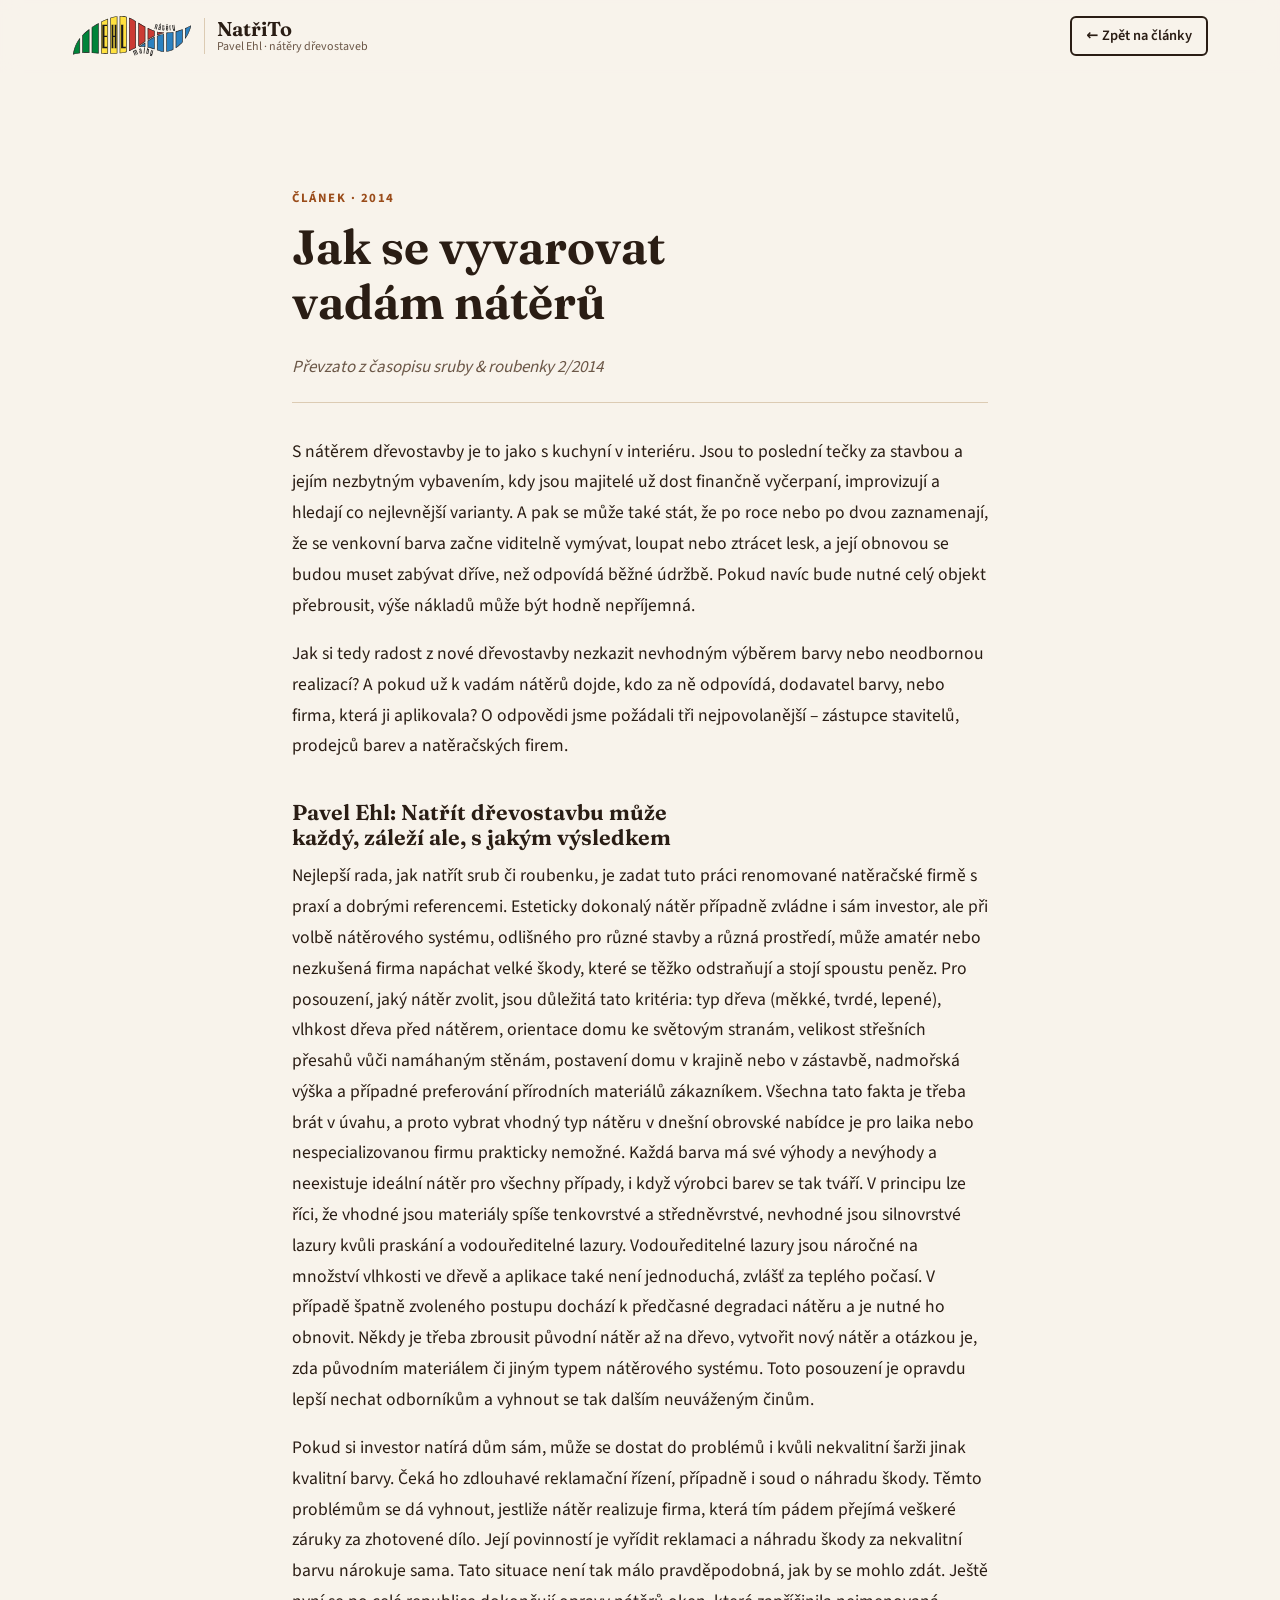
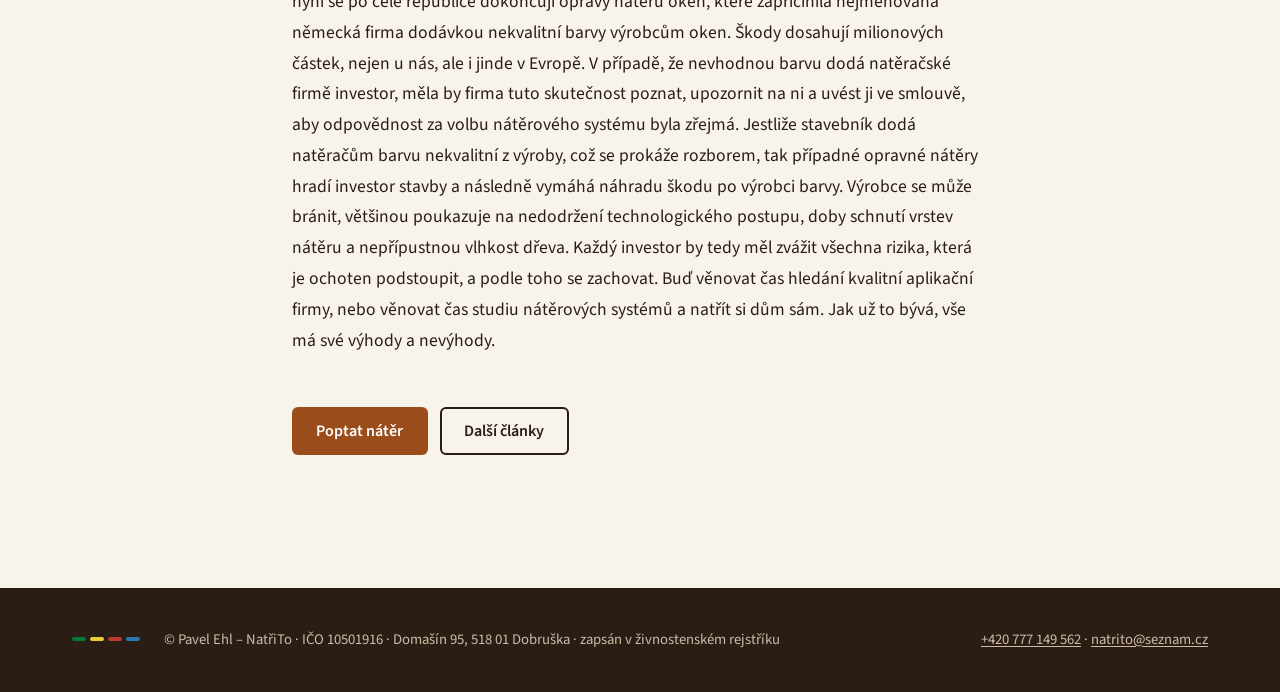
<file: clanky/jak-se-vyvarovat-vadam-nateru.html>
<!doctype html>
<html lang="cs">
<head>
  <meta charset="utf-8">
  <meta name="viewport" content="width=device-width, initial-scale=1">
  <title>Jak se vyvarovat vadám nátěrů | NatřiTo – Pavel Ehl</title>
  <meta name="description" content="Kdo odpovídá za vady nátěru dřevostavby a podle čeho vybrat nátěrový systém. Odpovídá Pavel Ehl.">
  <link rel="canonical" href="https://www.natrito.cz/clanky/jak-se-vyvarovat-vadam-nateru.html">
  <link rel="icon" href="../favicon.ico" sizes="any">
  <link rel="icon" href="../img/favicon.svg" type="image/svg+xml">
  <link rel="apple-touch-icon" href="../img/apple-touch-icon.png">
  <link rel="stylesheet" href="../css/style.css">
</head>
<body class="page-article">
  <header class="site-header">
    <div class="container site-header__inner">
      <a class="brand" href="../index.html" aria-label="NatřiTo – úvod">
        <img class="brand__logo" src="../img/logo.svg" width="146" height="50" alt="EHL – malby, nátěry">
        <span class="brand__text"><span class="brand__name">NatřiTo</span><span class="brand__tag">Pavel Ehl · nátěry dřevostaveb</span></span>
      </a>
      <a class="btn btn--ghost btn--small" href="../index.html#clanky">← Zpět na články</a>
    </div>
  </header>
  <main class="section">
    <article class="container article">
      <p class="section__kicker">Článek · 2014</p>
      <h1 class="article__title">Jak se vyvarovat vadám nátěrů</h1>
      <p class="article__source">Převzato z časopisu <em>sruby &amp; roubenky</em> 2/2014</p>
      <div class="article__body">
<p>S nátěrem dřevostavby je to jako s kuchyní v interiéru. Jsou to poslední tečky za stavbou a jejím nezbytným vybavením, kdy jsou majitelé už dost finančně vyčerpaní, improvizují a hledají co nejlevnější varianty. A pak se může také stát, že po roce nebo po dvou zaznamenají, že se venkovní barva začne viditelně vymývat, loupat nebo ztrácet lesk, a její obnovou se budou muset zabývat dříve, než odpovídá běžné údržbě. Pokud navíc bude nutné celý objekt přebrousit, výše nákladů může být hodně nepříjemná.</p>
<p>Jak si tedy radost z nové dřevostavby nezkazit nevhodným výběrem barvy nebo neodbornou realizací? A pokud už k vadám nátěrů dojde, kdo za ně odpovídá, dodavatel barvy, nebo firma, která ji aplikovala? O odpovědi jsme požádali tři nejpovolanější – zástupce stavitelů, prodejců barev a natěračských firem.</p>
<h2>Pavel Ehl: Natřít dřevostavbu může každý, záleží ale, s jakým výsledkem</h2>
<p>Nejlepší rada, jak natřít srub či roubenku, je zadat tuto práci renomované natěračské firmě s praxí a dobrými referencemi. Esteticky dokonalý nátěr případně zvládne i sám investor, ale při volbě nátěrového systému, odlišného pro různé stavby a různá prostředí, může amatér nebo nezkušená firma napáchat velké škody, které se těžko odstraňují a stojí spoustu peněz. Pro posouzení, jaký nátěr zvolit, jsou důležitá tato kritéria: typ dřeva (měkké, tvrdé, lepené), vlhkost dřeva před nátěrem, orientace domu ke světovým stranám, velikost střešních přesahů vůči namáhaným stěnám, postavení domu v krajině nebo v zástavbě, nadmořská výška a případné preferování přírodních materiálů zákazníkem. Všechna tato fakta je třeba brát v úvahu, a proto vybrat vhodný typ nátěru v dnešní obrovské nabídce je pro laika nebo nespecializovanou firmu prakticky nemožné. Každá barva má své výhody a nevýhody a neexistuje ideální nátěr pro všechny případy, i když výrobci barev se tak tváří. V principu lze říci, že vhodné jsou materiály spíše tenkovrstvé a středněvrstvé, nevhodné jsou silnovrstvé lazury kvůli praskání a vodouředitelné lazury. Vodouředitelné lazury jsou náročné na množství vlhkosti ve dřevě a aplikace také není jednoduchá, zvlášť za teplého počasí. V případě špatně zvoleného postupu dochází k předčasné degradaci nátěru a je nutné ho obnovit. Někdy je třeba zbrousit původní nátěr až na dřevo, vytvořit nový nátěr a otázkou je, zda původním materiálem či jiným typem nátěrového systému. Toto posouzení je opravdu lepší nechat odborníkům a vyhnout se tak dalším neuváženým činům.</p>
<p>Pokud si investor natírá dům sám, může se dostat do problémů i kvůli nekvalitní šarži jinak kvalitní barvy. Čeká ho zdlouhavé reklamační řízení, případně i soud o náhradu škody. Těmto problémům se dá vyhnout, jestliže nátěr realizuje firma, která tím pádem přejímá veškeré záruky za zhotovené dílo. Její povinností je vyřídit reklamaci a náhradu škody za nekvalitní barvu nárokuje sama. Tato situace není tak málo pravděpodobná, jak by se mohlo zdát. Ještě nyní se po celé republice dokončují opravy nátěrů oken, které zapříčinila nejmenovaná německá firma dodávkou nekvalitní barvy výrobcům oken. Škody dosahují milionových částek, nejen u nás, ale i jinde v Evropě. V případě, že nevhodnou barvu dodá natěračské firmě investor, měla by firma tuto skutečnost poznat, upozornit na ni a uvést ji ve smlouvě, aby odpovědnost za volbu nátěrového systému byla zřejmá. Jestliže stavebník dodá natěračům barvu nekvalitní z výroby, což se prokáže rozborem, tak případné opravné nátěry hradí investor stavby a následně vymáhá náhradu škodu po výrobci barvy. Výrobce se může bránit, většinou poukazuje na nedodržení technologického postupu, doby schnutí vrstev nátěru a nepřípustnou vlhkost dřeva. Každý investor by tedy měl zvážit všechna rizika, která je ochoten podstoupit, a podle toho se zachovat. Buď věnovat čas hledání kvalitní aplikační firmy, nebo věnovat čas studiu nátěrových systémů a natřít si dům sám. Jak už to bývá, vše má své výhody a nevýhody.</p>
      </div>
      <p class="article__back"><a class="btn btn--primary" href="../index.html#kontakt">Poptat nátěr</a> <a class="btn btn--ghost" href="../index.html#clanky">Další články</a></p>
    </article>
  </main>
  <footer class="site-footer">
    <div class="container site-footer__inner">
      <span class="stripes stripes--small" aria-hidden="true"><i></i><i></i><i></i><i></i></span>
      <p>© Pavel Ehl – NatřiTo · IČO 10501916 · Domašín 95, 518 01 Dobruška · zapsán v&nbsp;živnostenském rejstříku</p>
      <p><a href="tel:+420777149562">+420 777 149 562</a> · <a href="mailto:natrito@seznam.cz">natrito@seznam.cz</a></p>
    </div>
  </footer>
</body>
</html>
</file>
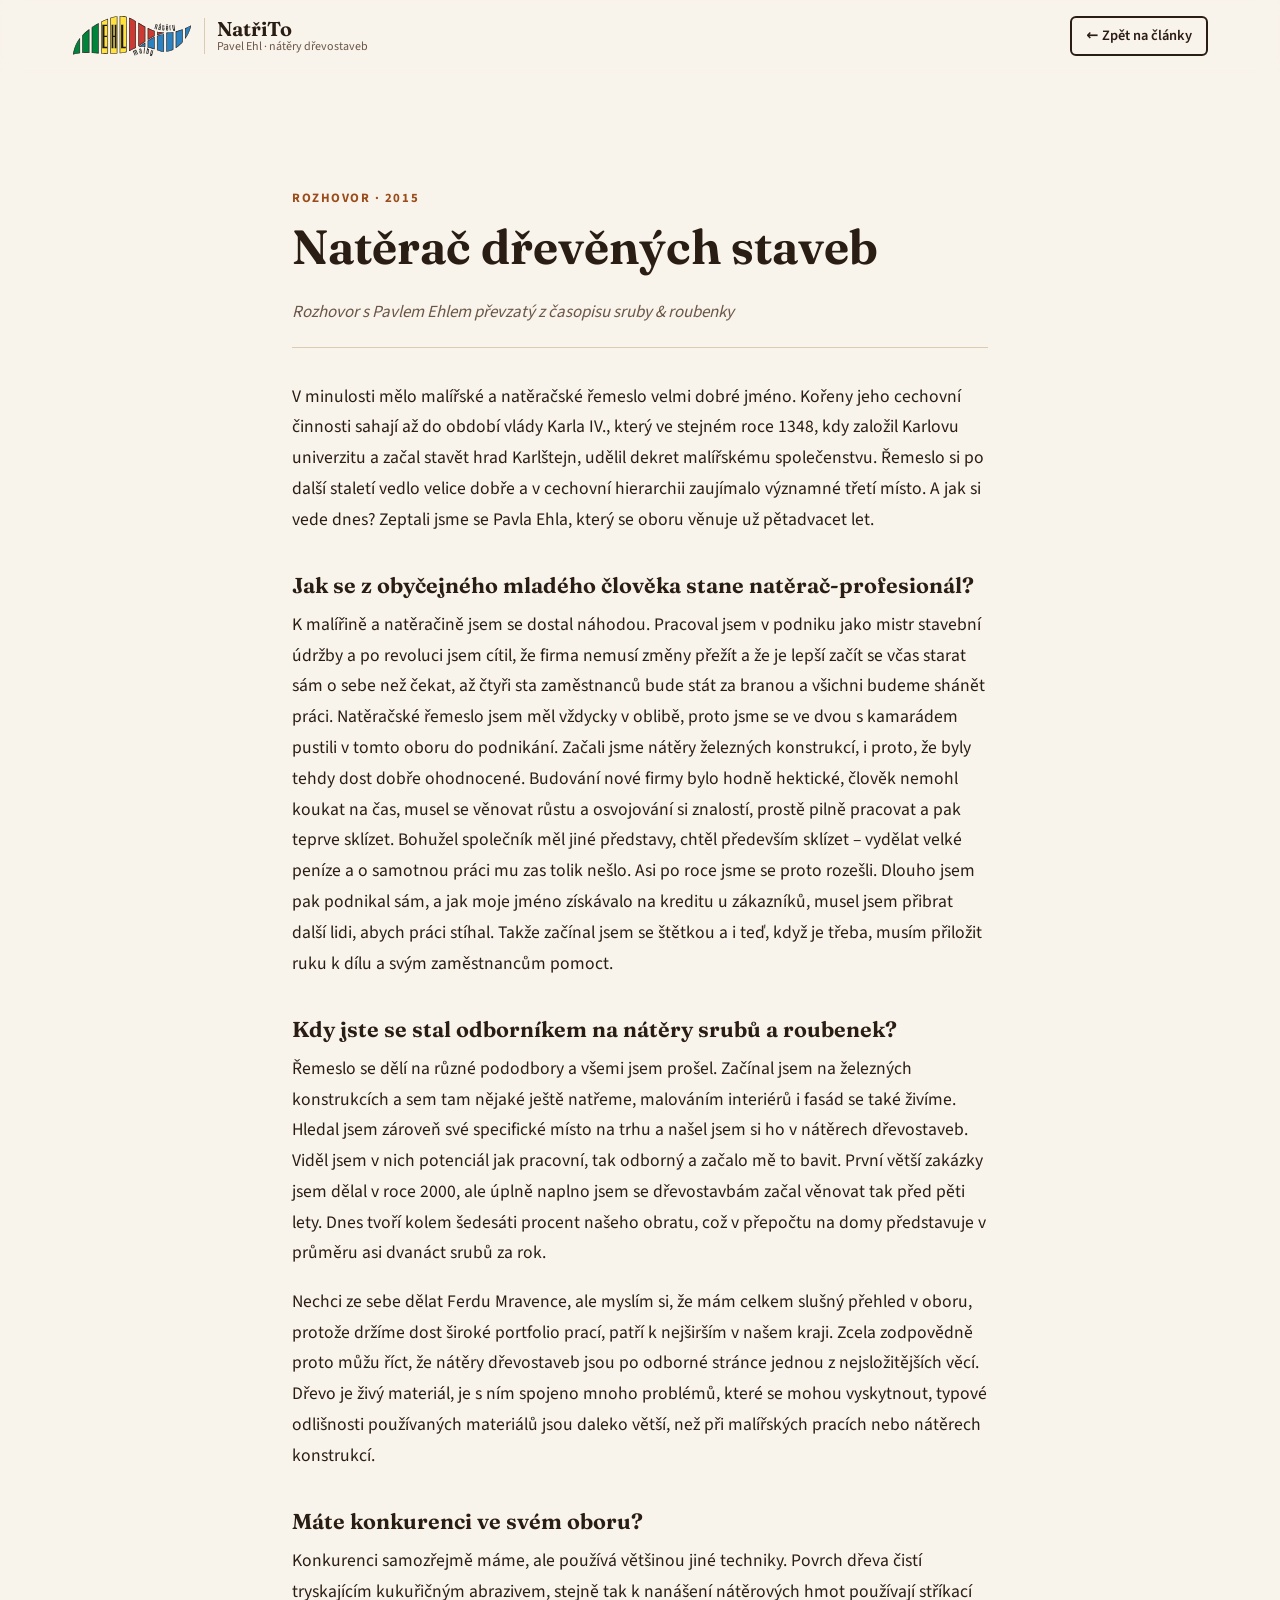
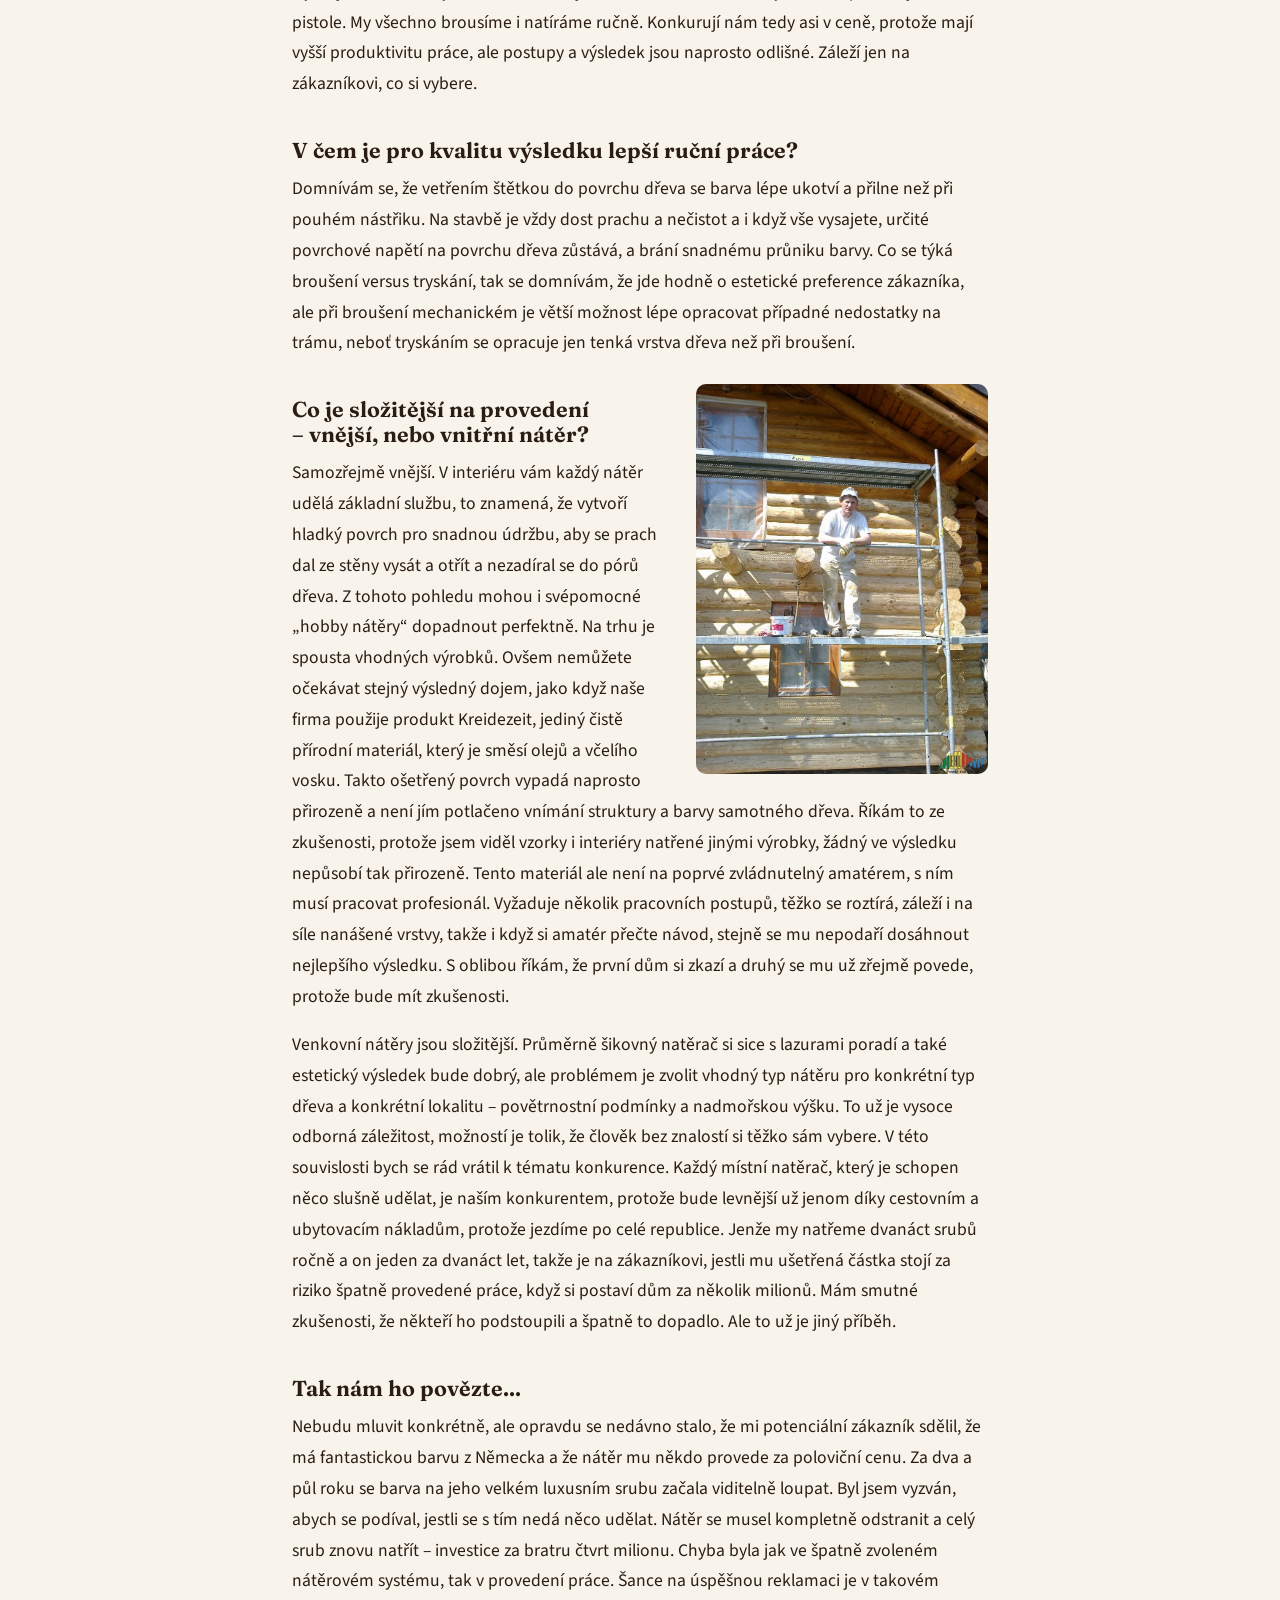
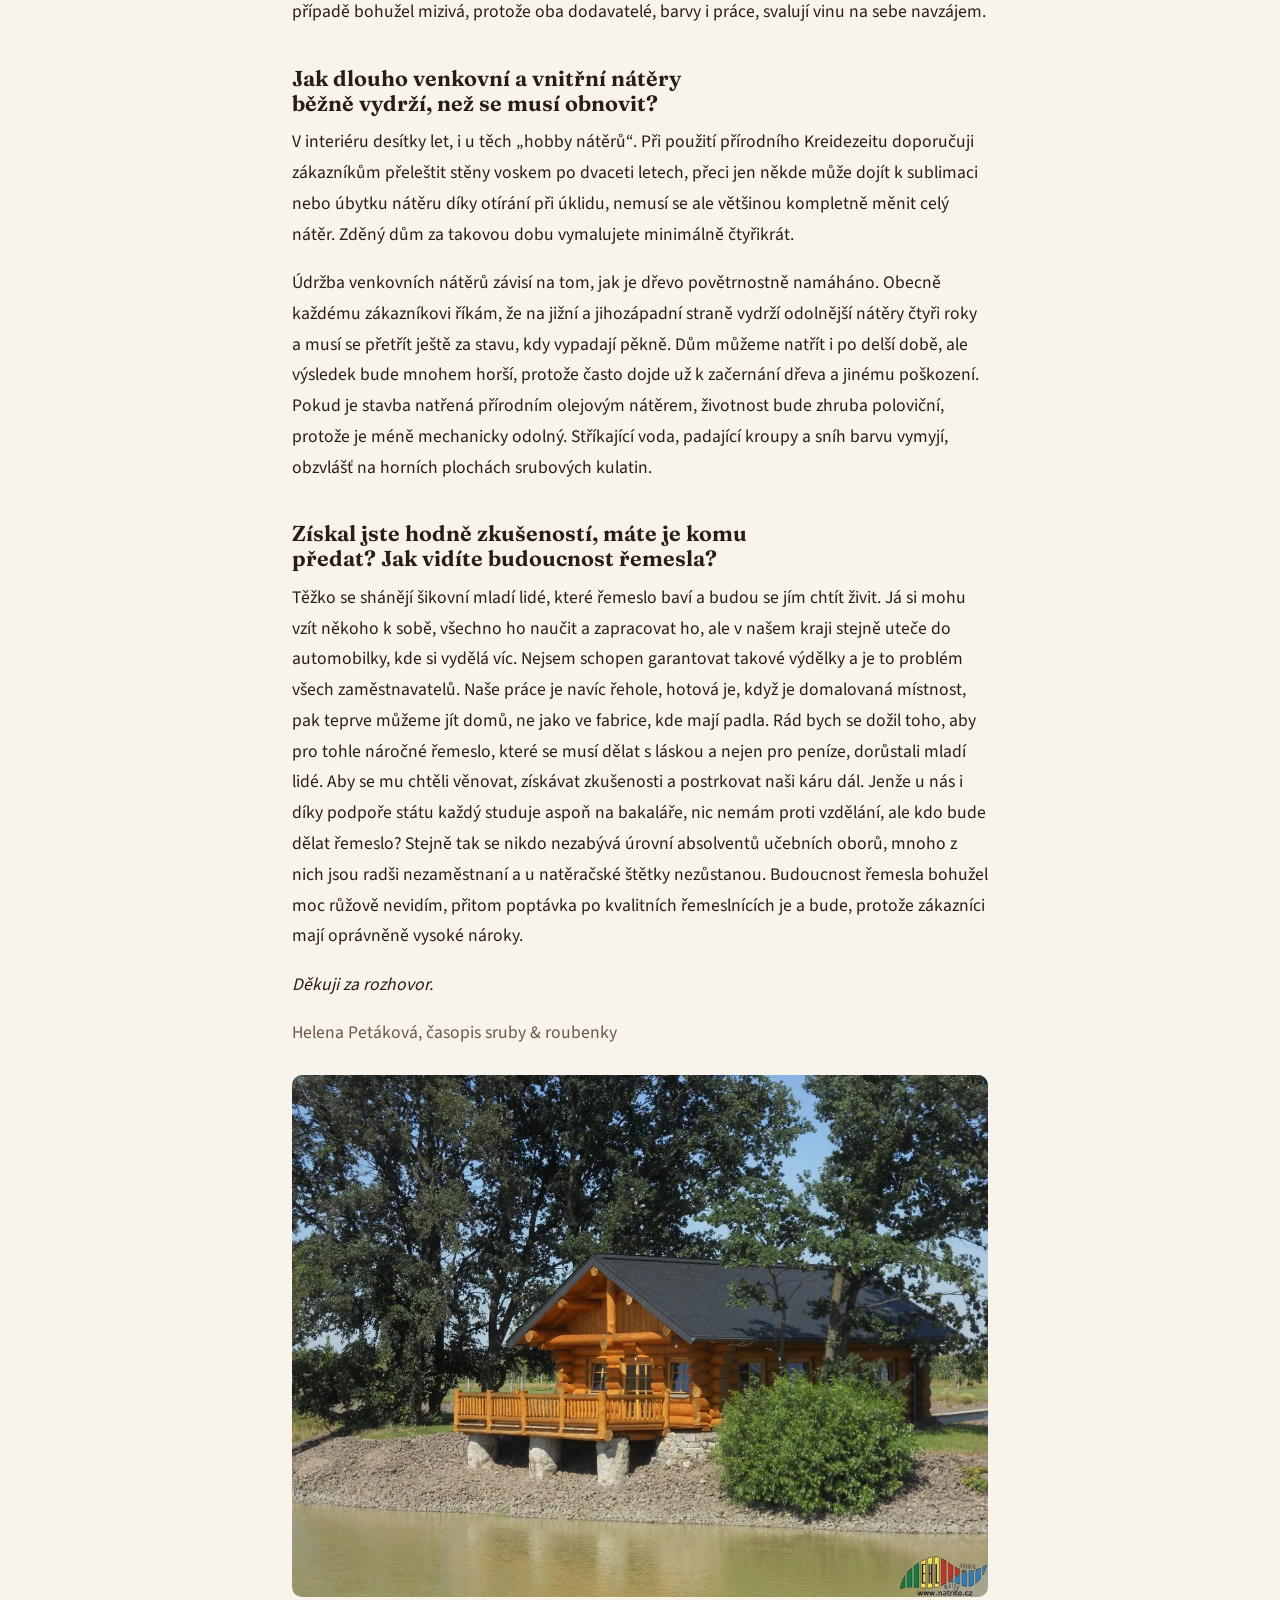
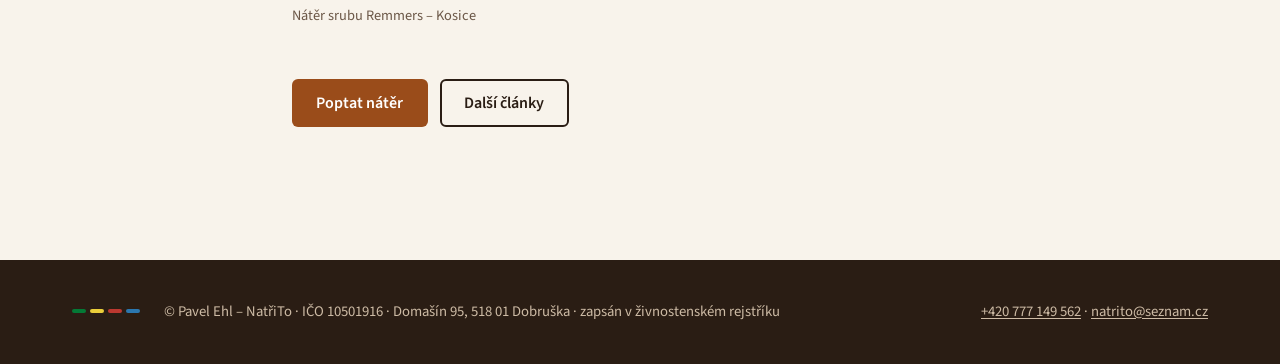
<file: clanky/naterac-drevenych-staveb.html>
<!doctype html>
<html lang="cs">
<head>
  <meta charset="utf-8">
  <meta name="viewport" content="width=device-width, initial-scale=1">
  <title>Natěrač dřevěných staveb | NatřiTo – Pavel Ehl</title>
  <meta name="description" content="Rozhovor s Pavlem Ehlem o řemesle, ručním broušení a nátěrech srubů a roubenek.">
  <link rel="canonical" href="https://www.natrito.cz/clanky/naterac-drevenych-staveb.html">
  <link rel="icon" href="../favicon.ico" sizes="any">
  <link rel="icon" href="../img/favicon.svg" type="image/svg+xml">
  <link rel="apple-touch-icon" href="../img/apple-touch-icon.png">
  <link rel="stylesheet" href="../css/style.css">
</head>
<body class="page-article">
  <header class="site-header">
    <div class="container site-header__inner">
      <a class="brand" href="../index.html" aria-label="NatřiTo – úvod">
        <img class="brand__logo" src="../img/logo.svg" width="146" height="50" alt="EHL – malby, nátěry">
        <span class="brand__text"><span class="brand__name">NatřiTo</span><span class="brand__tag">Pavel Ehl · nátěry dřevostaveb</span></span>
      </a>
      <a class="btn btn--ghost btn--small" href="../index.html#clanky">← Zpět na články</a>
    </div>
  </header>
  <main class="section">
    <article class="container article">
      <p class="section__kicker">Rozhovor · 2015</p>
      <h1 class="article__title">Natěrač dřevěných staveb</h1>
      <p class="article__source">Rozhovor s Pavlem Ehlem převzatý z časopisu <em>sruby &amp; roubenky</em></p>
      <div class="article__body">
<p>V minulosti mělo malířské a natěračské řemeslo velmi dobré jméno. Kořeny jeho cechovní činnosti sahají až do období vlády Karla IV., který ve stejném roce 1348, kdy založil Karlovu univerzitu a začal stavět hrad Karlštejn, udělil dekret malířskému společenstvu. Řemeslo si po další staletí vedlo velice dobře a v cechovní hierarchii zaujímalo významné třetí místo. A jak si vede dnes? Zeptali jsme se Pavla Ehla, který se oboru věnuje už pětadvacet let.</p>
<h2>Jak se z obyčejného mladého člověka stane natěrač-profesionál?</h2>
<p>K malířině a natěračině jsem se dostal náhodou. Pracoval jsem v podniku jako mistr stavební údržby a po revoluci jsem cítil, že firma nemusí změny přežít a že je lepší začít se včas starat sám o sebe než čekat, až čtyři sta zaměstnanců bude stát za branou a všichni budeme shánět práci. Natěračské řemeslo jsem měl vždycky v oblibě, proto jsme se ve dvou s kamarádem pustili v tomto oboru do podnikání. Začali jsme nátěry železných konstrukcí, i proto, že byly tehdy dost dobře ohodnocené. Budování nové firmy bylo hodně hektické, člověk nemohl koukat na čas, musel se věnovat růstu a osvojování si znalostí, prostě pilně pracovat a pak teprve sklízet. Bohužel společník měl jiné představy, chtěl především sklízet – vydělat velké peníze a o samotnou práci mu zas tolik nešlo. Asi po roce jsme se proto rozešli. Dlouho jsem pak podnikal sám, a jak moje jméno získávalo na kreditu u zákazníků, musel jsem přibrat další lidi, abych práci stíhal. Takže začínal jsem se štětkou a i teď, když je třeba, musím přiložit ruku k dílu a svým zaměstnancům pomoct.</p>
<h2>Kdy jste se stal odborníkem na nátěry srubů a roubenek?</h2>
<p>Řemeslo se dělí na různé pododbory a všemi jsem prošel. Začínal jsem na železných konstrukcích a sem tam nějaké ještě natřeme, malováním interiérů i fasád se také živíme. Hledal jsem zároveň své specifické místo na trhu a našel jsem si ho v nátěrech dřevostaveb. Viděl jsem v nich potenciál jak pracovní, tak odborný a začalo mě to bavit. První větší zakázky jsem dělal v roce 2000, ale úplně naplno jsem se dřevostavbám začal věnovat tak před pěti lety. Dnes tvoří kolem šedesáti procent našeho obratu, což v přepočtu na domy představuje v průměru asi dvanáct srubů za rok.</p>
<p>Nechci ze sebe dělat Ferdu Mravence, ale myslím si, že mám celkem slušný přehled v oboru, protože držíme dost široké portfolio prací, patří k nejširším v našem kraji. Zcela zodpovědně proto můžu říct, že nátěry dřevostaveb jsou po odborné stránce jednou z nejsložitějších věcí. Dřevo je živý materiál, je s ním spojeno mnoho problémů, které se mohou vyskytnout, typové odlišnosti používaných materiálů jsou daleko větší, než při malířských pracích nebo nátěrech konstrukcí.</p>
<h2>Máte konkurenci ve svém oboru?</h2>
<p>Konkurenci samozřejmě máme, ale používá většinou jiné techniky. Povrch dřeva čistí tryskajícím kukuřičným abrazivem, stejně tak k nanášení nátěrových hmot používají stříkací pistole. My všechno brousíme i natíráme ručně. Konkurují nám tedy asi v ceně, protože mají vyšší produktivitu práce, ale postupy a výsledek jsou naprosto odlišné. Záleží jen na zákazníkovi, co si vybere.</p>
<h2>V čem je pro kvalitu výsledku lepší ruční práce?</h2>
<p>Domnívám se, že vetřením štětkou do povrchu dřeva se barva lépe ukotví a přilne než při pouhém nástřiku. Na stavbě je vždy dost prachu a nečistot a i když vše vysajete, určité povrchové napětí  na povrchu dřeva zůstává, a brání snadnému průniku barvy. Co se týká broušení versus tryskání, tak se domnívám, že jde hodně o estetické preference zákazníka, ale při broušení mechanickém je větší možnost lépe opracovat případné nedostatky na trámu, neboť tryskáním se opracuje jen tenká vrstva dřeva než při broušení.</p>
<figure class="article__figure article__figure--right"><img src="../img/clanky/srub-cheb-privlaky-800.webp" width="800" height="1067" alt="Nátěr srubu" loading="lazy"></figure><h2>Co je složitější na provedení – vnější, nebo vnitřní nátěr?</h2>
<p>Samozřejmě vnější. V interiéru vám každý nátěr udělá základní službu, to znamená, že vytvoří hladký povrch pro snadnou údržbu, aby se prach dal ze stěny vysát a otřít a nezadíral se do pórů dřeva. Z tohoto pohledu mohou i svépomocné „hobby nátěry“ dopadnout perfektně. Na trhu je spousta vhodných výrobků. Ovšem nemůžete očekávat stejný výsledný dojem, jako když naše firma použije produkt Kreidezeit, jediný čistě přírodní materiál, který je směsí olejů a včelího vosku. Takto ošetřený povrch vypadá naprosto přirozeně a není jím potlačeno vnímání struktury a barvy samotného dřeva. Říkám to ze zkušenosti, protože jsem viděl vzorky i interiéry natřené jinými výrobky, žádný ve výsledku nepůsobí tak přirozeně. Tento materiál ale není na poprvé zvládnutelný amatérem, s ním musí pracovat profesionál. Vyžaduje několik pracovních postupů, těžko se roztírá, záleží i na síle nanášené vrstvy, takže i když si amatér přečte návod, stejně se mu nepodaří dosáhnout nejlepšího výsledku. S oblibou říkám, že první dům si zkazí a druhý se mu už zřejmě povede, protože bude mít zkušenosti.</p>
<p>Venkovní nátěry jsou složitější. Průměrně šikovný natěrač si sice s lazurami poradí a také estetický výsledek bude dobrý, ale problémem je zvolit vhodný typ nátěru pro konkrétní typ dřeva a konkrétní lokalitu – povětrnostní podmínky a nadmořskou výšku. To už je vysoce odborná záležitost, možností je tolik, že člověk bez znalostí si těžko sám vybere. V této souvislosti bych se rád vrátil k tématu konkurence. Každý místní natěrač, který je schopen něco slušně udělat, je naším konkurentem, protože bude levnější už jenom díky cestovním a ubytovacím nákladům, protože jezdíme po celé republice. Jenže my natřeme dvanáct srubů ročně a on jeden za dvanáct let, takže je na zákazníkovi, jestli mu ušetřená částka stojí za riziko špatně provedené práce, když si postaví dům za několik milionů. Mám smutné zkušenosti, že někteří ho podstoupili a špatně to dopadlo. Ale to už je jiný příběh.</p>
<h2>Tak nám ho povězte...</h2>
<p>Nebudu mluvit konkrétně, ale opravdu se nedávno stalo, že mi potenciální zákazník sdělil, že má fantastickou barvu z Německa a že nátěr mu někdo provede za poloviční cenu. Za dva a půl roku se barva na jeho velkém luxusním srubu začala viditelně loupat. Byl jsem vyzván, abych se podíval, jestli se s tím nedá něco udělat. Nátěr se musel kompletně odstranit a celý srub znovu natřít – investice za bratru čtvrt milionu. Chyba byla jak ve špatně zvoleném nátěrovém systému, tak v provedení práce. Šance na úspěšnou reklamaci je v takovém případě bohužel mizivá, protože oba dodavatelé, barvy i práce, svalují vinu na sebe navzájem.</p>
<h2>Jak dlouho venkovní a vnitřní nátěry běžně vydrží, než se musí obnovit?</h2>
<p>V interiéru desítky let, i u těch „hobby nátěrů“. Při použití přírodního Kreidezeitu doporučuji zákazníkům přeleštit stěny voskem po dvaceti letech, přeci jen někde může dojít k sublimaci nebo úbytku nátěru díky otírání při úklidu, nemusí se ale většinou kompletně měnit celý nátěr. Zděný dům za takovou dobu vymalujete minimálně čtyřikrát.</p>
<p>Údržba venkovních nátěrů závisí na tom, jak je dřevo povětrnostně namáháno. Obecně každému zákazníkovi říkám, že na jižní a jihozápadní straně vydrží odolnější nátěry čtyři roky a musí se přetřít ještě za stavu, kdy vypadají pěkně. Dům můžeme natřít i po delší době, ale výsledek bude mnohem horší, protože často dojde už k začernání dřeva a jinému poškození. Pokud je stavba natřená přírodním olejovým nátěrem, životnost bude zhruba poloviční, protože je méně mechanicky odolný. Stříkající voda, padající kroupy a sníh barvu vymyjí, obzvlášť na horních plochách srubových kulatin.</p>
<h2>Získal jste hodně zkušeností, máte je komu předat? Jak vidíte budoucnost řemesla?</h2>
<p>Těžko se shánějí šikovní mladí lidé, které řemeslo baví a budou se jím chtít živit. Já si mohu vzít někoho k sobě, všechno ho naučit a zapracovat ho, ale v našem kraji stejně uteče do automobilky, kde si vydělá víc. Nejsem schopen garantovat takové výdělky a je to problém všech zaměstnavatelů. Naše práce je navíc řehole, hotová je, když je domalovaná místnost, pak teprve můžeme jít domů, ne jako ve fabrice, kde mají padla. Rád bych se dožil toho, aby pro tohle náročné řemeslo, které se musí dělat s láskou a nejen pro peníze, dorůstali mladí lidé. Aby se mu chtěli věnovat, získávat zkušenosti a postrkovat naši káru dál. Jenže u nás i díky podpoře státu každý studuje aspoň na bakaláře, nic nemám proti vzdělání, ale kdo bude dělat řemeslo? Stejně tak se nikdo nezabývá úrovní absolventů učebních oborů, mnoho z nich jsou radši nezaměstnaní a u natěračské štětky nezůstanou. Budoucnost řemesla bohužel moc růžově nevidím, přitom poptávka po kvalitních řemeslnících je a bude, protože zákazníci mají oprávněně vysoké nároky.</p>
<p class="article__end"><em>Děkuji za rozhovor.</em></p>
<p class="article__byline">Helena Petáková, časopis sruby &amp; roubenky</p>
<figure class="article__figure"><img src="../img/clanky/kosice-1000.webp" width="1000" height="750" alt="Srub v Kosicích po nátěru" loading="lazy"><figcaption>Nátěr srubu Remmers – Kosice</figcaption></figure>
      </div>
      <p class="article__back"><a class="btn btn--primary" href="../index.html#kontakt">Poptat nátěr</a> <a class="btn btn--ghost" href="../index.html#clanky">Další články</a></p>
    </article>
  </main>
  <footer class="site-footer">
    <div class="container site-footer__inner">
      <span class="stripes stripes--small" aria-hidden="true"><i></i><i></i><i></i><i></i></span>
      <p>© Pavel Ehl – NatřiTo · IČO 10501916 · Domašín 95, 518 01 Dobruška · zapsán v&nbsp;živnostenském rejstříku</p>
      <p><a href="tel:+420777149562">+420 777 149 562</a> · <a href="mailto:natrito@seznam.cz">natrito@seznam.cz</a></p>
    </div>
  </footer>
</body>
</html>
</file>
<file: css/style.css>
/* ==========================================================================
   NatřiTo – základní styly (společné pro všechny návrhy)
   Barvy a písma jsou v proměnných v :root, vzhled „Dřevo a len“ je na konci souboru
   ========================================================================== */

/* Písma hostovaná přímo na webu (Fraunces, Source Sans 3 – licence SIL OFL) */
@font-face { font-family: "Fraunces"; font-style: italic; font-weight: 100 900; font-display: swap; src: url("../fonts/fraunces-italic-latin-ext.woff2") format("woff2"); unicode-range: U+0100-02BA, U+02BD-02C5, U+02C7-02CC, U+02CE-02D7, U+02DD-02FF, U+0304, U+0308, U+0329, U+1D00-1DBF, U+1E00-1E9F, U+1EF2-1EFF, U+2020, U+20A0-20AB, U+20AD-20C4, U+2113, U+2C60-2C7F, U+A720-A7FF; }
@font-face { font-family: "Fraunces"; font-style: italic; font-weight: 100 900; font-display: swap; src: url("../fonts/fraunces-italic-latin.woff2") format("woff2"); unicode-range: U+0000-00FF, U+0131, U+0152-0153, U+02BB-02BC, U+02C6, U+02DA, U+02DC, U+0304, U+0308, U+0329, U+2000-206F, U+20AC, U+2122, U+2191, U+2193, U+2212, U+2215, U+FEFF, U+FFFD; }
@font-face { font-family: "Fraunces"; font-style: normal; font-weight: 100 900; font-display: swap; src: url("../fonts/fraunces-normal-latin-ext.woff2") format("woff2"); unicode-range: U+0100-02BA, U+02BD-02C5, U+02C7-02CC, U+02CE-02D7, U+02DD-02FF, U+0304, U+0308, U+0329, U+1D00-1DBF, U+1E00-1E9F, U+1EF2-1EFF, U+2020, U+20A0-20AB, U+20AD-20C4, U+2113, U+2C60-2C7F, U+A720-A7FF; }
@font-face { font-family: "Fraunces"; font-style: normal; font-weight: 100 900; font-display: swap; src: url("../fonts/fraunces-normal-latin.woff2") format("woff2"); unicode-range: U+0000-00FF, U+0131, U+0152-0153, U+02BB-02BC, U+02C6, U+02DA, U+02DC, U+0304, U+0308, U+0329, U+2000-206F, U+20AC, U+2122, U+2191, U+2193, U+2212, U+2215, U+FEFF, U+FFFD; }
@font-face { font-family: "Source Sans 3"; font-style: normal; font-weight: 100 900; font-display: swap; src: url("../fonts/sourcesans3-normal-latin-ext.woff2") format("woff2"); unicode-range: U+0100-02BA, U+02BD-02C5, U+02C7-02CC, U+02CE-02D7, U+02DD-02FF, U+0304, U+0308, U+0329, U+1D00-1DBF, U+1E00-1E9F, U+1EF2-1EFF, U+2020, U+20A0-20AB, U+20AD-20C4, U+2113, U+2C60-2C7F, U+A720-A7FF; }
@font-face { font-family: "Source Sans 3"; font-style: normal; font-weight: 100 900; font-display: swap; src: url("../fonts/sourcesans3-normal-latin.woff2") format("woff2"); unicode-range: U+0000-00FF, U+0131, U+0152-0153, U+02BB-02BC, U+02C6, U+02DA, U+02DC, U+0304, U+0308, U+0329, U+2000-206F, U+20AC, U+2122, U+2191, U+2193, U+2212, U+2215, U+FEFF, U+FFFD; }

:root {
  --bg: #fff;
  --surface: #f6f6f6;
  --surface-2: #eee;
  --text: #222;
  --muted: #666;
  --line: #ddd;
  --accent: #a0522d;
  --accent-hover: #8a4424;
  --on-accent: #fff;
  --head-bg: rgba(255, 255, 255, .92);
  --font-body: system-ui, -apple-system, "Segoe UI", Roboto, sans-serif;
  --font-head: var(--font-body);
  --head-weight: 700;
  --radius: 8px;
  --radius-lg: 14px;
  --shadow: 0 1px 2px rgba(0, 0, 0, .06), 0 6px 20px rgba(0, 0, 0, .06);
  --container: 1200px;
  --gutter: clamp(16px, 4vw, 32px);
  --section-y: clamp(64px, 9vw, 120px);
  --header-h: 72px;
  --c-green: #00843a;
  --c-yellow: #ffe13f;
  --c-red: #cb3b34;
  --c-blue: #2c81c0;
}

*, *::before, *::after { box-sizing: border-box; }
html { scroll-behavior: smooth; scroll-padding-top: calc(var(--header-h) + 8px); -webkit-text-size-adjust: 100%; }
body {
  margin: 0;
  background: var(--bg);
  color: var(--text);
  font-family: var(--font-body);
  font-size: 1.0625rem;
  line-height: 1.65;
  -webkit-font-smoothing: antialiased;
}
img { max-width: 100%; height: auto; display: block; }
a { color: var(--accent); text-underline-offset: .15em; }
a:hover { color: var(--accent-hover); }
h1, h2, h3 { font-family: var(--font-head); font-weight: var(--head-weight); line-height: 1.15; margin: 0 0 .5em; text-wrap: balance; }
p { margin: 0 0 1em; }
ul, ol { margin: 0; padding: 0; }
mark { background: #fff3a0; color: #000; padding: 0 .25em; border-radius: 3px; }
:focus-visible { outline: 3px solid var(--accent); outline-offset: 3px; }

.container { width: 100%; max-width: var(--container); margin: 0 auto; padding: 0 var(--gutter); }
.visually-hidden { position: absolute !important; width: 1px; height: 1px; overflow: hidden; clip: rect(0 0 0 0); white-space: nowrap; }
.skip-link { position: absolute; left: 8px; top: -60px; z-index: 100; background: var(--accent); color: var(--on-accent); padding: 8px 14px; border-radius: var(--radius); }
.skip-link:focus { top: 8px; }

/* ---------- Tlačítka ---------- */
.btn {
  display: inline-flex; align-items: center; justify-content: center; gap: .5em;
  min-height: 48px; padding: .7em 1.4em;
  border-radius: var(--radius); border: 2px solid transparent;
  font: 600 1rem/1.2 var(--font-body); text-decoration: none; cursor: pointer;
  transition: background-color .2s, color .2s, border-color .2s, transform .2s;
}
.btn--primary { background: var(--accent); color: var(--on-accent); }
.btn--primary:hover { background: var(--accent-hover); color: var(--on-accent); }
.btn--ghost { border-color: currentColor; color: var(--text); background: transparent; }
.btn--ghost:hover { color: var(--accent); }

/* ---------- Barevné pruhy z loga ---------- */
.stripes { display: inline-flex; gap: 4px; height: 6px; }
.stripes i { display: block; width: 28px; height: 100%; border-radius: 2px; }
.stripes i:nth-child(1) { background: var(--c-green); }
.stripes i:nth-child(2) { background: var(--c-yellow); }
.stripes i:nth-child(3) { background: var(--c-red); }
.stripes i:nth-child(4) { background: var(--c-blue); }
.stripes--small i { width: 14px; height: 4px; }

/* ---------- Hlavička ---------- */
.site-header {
  position: sticky; top: 0; z-index: 50;
  background: var(--head-bg);
  -webkit-backdrop-filter: saturate(1.4) blur(10px); backdrop-filter: saturate(1.4) blur(10px);
  border-bottom: 1px solid transparent;
  transition: border-color .2s, box-shadow .2s;
}
.site-header.is-scrolled { border-bottom-color: var(--line); box-shadow: 0 4px 20px rgba(0, 0, 0, .05); }
.site-header__inner { display: flex; align-items: center; gap: 24px; height: var(--header-h); }
.brand { display: flex; align-items: center; gap: 12px; text-decoration: none; color: var(--text); margin-right: auto; }
.brand__logo { width: 120px; height: auto; }
.brand__text { display: flex; flex-direction: column; line-height: 1.1; padding-left: 12px; border-left: 1px solid var(--line); }
.brand__name { font: var(--head-weight) 1.25rem/1.1 var(--font-head); }
.brand__tag { font-size: .75rem; color: var(--muted); }
.site-nav { display: flex; align-items: center; gap: 24px; }
.site-nav ul { display: flex; gap: 4px; list-style: none; }
.site-nav ul a { display: block; padding: 8px 10px; color: var(--text); text-decoration: none; font-weight: 500; font-size: .95rem; border-radius: 6px; }
.site-nav ul a:hover { color: var(--accent); }
.site-nav__phone { font-weight: 700; text-decoration: none; white-space: nowrap; padding: 8px 14px; border-radius: var(--radius); background: var(--accent); color: var(--on-accent); }
.site-nav__phone:hover { background: var(--accent-hover); color: var(--on-accent); }
.site-nav__phone::before { content: "☎ "; }
.nav-toggle { display: none; }

@media (max-width: 1020px) {
  .brand__text { display: none; }
  .nav-toggle {
    display: grid; place-items: center; width: 48px; height: 48px; padding: 0;
    border: 1px solid var(--line); border-radius: var(--radius); background: transparent; color: var(--text); cursor: pointer;
  }
  .nav-toggle__bar, .nav-toggle__bar::before, .nav-toggle__bar::after { display: block; width: 22px; height: 2px; background: currentColor; border-radius: 2px; position: relative; transition: transform .2s; }
  .nav-toggle__bar::before, .nav-toggle__bar::after { content: ""; position: absolute; left: 0; }
  .nav-toggle__bar::before { top: -7px; } .nav-toggle__bar::after { top: 7px; }
  .nav-toggle[aria-expanded="true"] .nav-toggle__bar { background: transparent; }
  .nav-toggle[aria-expanded="true"] .nav-toggle__bar::before { transform: translateY(7px) rotate(45deg); }
  .nav-toggle[aria-expanded="true"] .nav-toggle__bar::after { transform: translateY(-7px) rotate(-45deg); }
  .site-nav {
    position: absolute; left: 0; right: 0; top: var(--header-h);
    flex-direction: column; align-items: stretch; gap: 12px;
    padding: 12px var(--gutter) 20px; background: var(--bg); border-bottom: 1px solid var(--line);
    box-shadow: 0 16px 30px rgba(0, 0, 0, .08);
    display: none;
  }
  .site-nav.is-open { display: flex; }
  .site-nav ul { flex-direction: column; }
  .site-nav ul a { padding: 12px 4px; font-size: 1.05rem; border-bottom: 1px solid var(--line); border-radius: 0; }
  .site-nav__phone { text-align: center; padding: 14px; }
}

/* ---------- Hero ---------- */
.hero { position: relative; overflow: hidden; }
.hero__media { background: var(--surface-2) center / cover no-repeat; }
.hero__eyebrow { font-size: .85rem; letter-spacing: .08em; text-transform: uppercase; font-weight: 600; margin-bottom: 1rem; }
.hero__title { font-size: clamp(2.3rem, 6vw, 4.4rem); margin-bottom: .35em; }
.hero__title span { display: block; }
.hero__lead { font-size: clamp(1.05rem, 1.6vw, 1.25rem); max-width: 36em; }
.hero__actions { display: flex; flex-wrap: wrap; gap: 12px; margin: 1.6rem 0 0; }
.hero__facts { list-style: none; display: flex; flex-wrap: wrap; gap: 12px 40px; }
.hero__facts li { display: flex; flex-direction: column; line-height: 1.2; }
.hero__facts strong { font: var(--head-weight) 1.5rem/1.1 var(--font-head); }
.hero__facts span { font-size: .9rem; opacity: .85; }
.hero .stripes { display: none; }

/* ---------- Sekce ---------- */
.section { padding: var(--section-y) 0; }
.section__head { max-width: 720px; margin-bottom: clamp(32px, 5vw, 56px); }
.section__kicker { font-size: .8rem; font-weight: 700; letter-spacing: .12em; text-transform: uppercase; color: var(--accent); margin-bottom: .6rem; }
.section__title { font-size: clamp(1.9rem, 4vw, 2.9rem); }
.section__lead { font-size: 1.15rem; color: var(--muted); margin: 0; }

/* ---------- Služby ---------- */
.services__grid { list-style: none; display: grid; grid-template-columns: repeat(auto-fit, minmax(240px, 1fr)); gap: 20px; }
.service { padding: 28px; background: var(--surface); border-radius: var(--radius-lg); }
.service__icon { width: 44px; height: 44px; fill: none; stroke: var(--accent); stroke-width: 2.2; stroke-linecap: round; stroke-linejoin: round; margin-bottom: 18px; }
.service__title { font-size: 1.3rem; }
.service p { margin: 0; color: var(--muted); font-size: 1rem; }
.services__more { display: grid; grid-template-columns: 1.1fr 1fr; gap: 20px; margin-top: 20px; }
.tip { padding: 28px; border-radius: var(--radius-lg); background: var(--accent); color: var(--on-accent); }
.tip p { margin: 0; }
.tip__title { font-size: 1.3rem; }
.other-services { padding: 28px; border-radius: var(--radius-lg); border: 1px solid var(--line); }
.other-services__title { font-size: 1.3rem; }
.other-services ul { list-style: none; columns: 2; column-gap: 24px; }
.other-services li { padding: 4px 0 4px 18px; position: relative; break-inside: avoid; font-size: .98rem; }
.other-services li::before { content: ""; position: absolute; left: 0; top: .85em; width: 8px; height: 2px; background: var(--accent); }
@media (max-width: 800px) { .services__more { grid-template-columns: 1fr; } }
@media (max-width: 480px) { .other-services ul { columns: 1; } }

/* ---------- Postup ---------- */
.process { background: var(--surface); }
.steps { list-style: none; display: grid; grid-template-columns: repeat(4, 1fr); gap: 20px; counter-reset: s; }
.step { position: relative; background: var(--bg); border-radius: var(--radius-lg); padding: 24px; display: flex; flex-direction: column; }
.step__img { order: -1; width: calc(100% + 48px); max-width: none; margin: -24px -24px 20px; aspect-ratio: 4 / 3; object-fit: cover; border-radius: var(--radius-lg) var(--radius-lg) 0 0; }
.step:first-child::before { content: ""; order: -1; display: block; margin: -24px -24px 20px; aspect-ratio: 4 / 3; border-radius: var(--radius-lg) var(--radius-lg) 0 0; background: var(--accent) url("data:image/svg+xml,%3Csvg xmlns='http://www.w3.org/2000/svg' viewBox='0 0 64 64' fill='none' stroke='white' stroke-width='2.4' stroke-linecap='round' stroke-linejoin='round'%3E%3Cpath d='M14 8h28l8 8v40H14z'/%3E%3Cpath d='M42 8v8h8M22 28h20M22 36h20M22 44h12'/%3E%3C/svg%3E") center / 30% no-repeat; }
.step__num { display: inline-grid; place-items: center; width: 34px; height: 34px; border-radius: 50%; background: var(--accent); color: var(--on-accent); font-weight: 700; margin-bottom: 12px; }
.step__title { font-size: 1.2rem; }
.step p { margin: 0; color: var(--muted); font-size: .98rem; }
@media (max-width: 980px) { .steps { grid-template-columns: repeat(2, 1fr); } }
@media (max-width: 560px) { .steps { grid-template-columns: 1fr; } }

.before-after { margin: clamp(32px, 5vw, 56px) 0 0; }
.before-after__pair { display: grid; grid-template-columns: repeat(3, 1fr); gap: 12px; }
@media (max-width: 760px) { .before-after__pair { grid-template-columns: 1fr; } }
.before-after__item { position: relative; border-radius: var(--radius-lg); overflow: hidden; aspect-ratio: 4 / 3; }
.before-after__item img { width: 100%; height: 100%; object-fit: cover; object-position: center 25%; }
.before-after figcaption { margin-top: 12px; color: var(--muted); font-size: .95rem; }
.badge { position: absolute; left: 12px; top: 12px; padding: 4px 12px; border-radius: 999px; background: rgba(0, 0, 0, .7); color: #fff; font-size: .85rem; font-weight: 600; }
.badge--after { background: var(--accent); color: var(--on-accent); }

/* ---------- Galerie realizací ---------- */
.projects { list-style: none; display: grid; grid-template-columns: repeat(auto-fill, minmax(min(100%, 270px), 1fr)); gap: 28px 20px; }
.projects--compact { grid-template-columns: repeat(auto-fill, minmax(min(100%, 210px), 1fr)); gap: 20px 16px; margin-top: 24px; }
.project__link { position: relative; display: block; overflow: hidden; border-radius: var(--radius); aspect-ratio: 4 / 3; background: var(--surface-2); }
.project__link img { width: 100%; height: 100%; object-fit: cover; transition: transform .5s ease; }
.project__link:hover img { transform: scale(1.04); }
.project { position: relative; }
.project__before {
  position: absolute; left: 10px; top: 10px; width: 34%; aspect-ratio: 4 / 3;
  border: 3px solid #fff; border-radius: calc(var(--radius) * .75); overflow: hidden;
  box-shadow: 0 4px 14px rgba(0, 0, 0, .3); transition: transform .2s;
}
.project__before:hover { transform: scale(1.05); }
.project__before img { width: 100%; height: 100%; object-fit: cover; }
.project__before span { position: absolute; left: 0; right: 0; bottom: 0; padding: 1px 6px; background: rgba(0, 0, 0, .68); color: #fff; font-size: .72rem; font-weight: 700; letter-spacing: .04em; text-transform: uppercase; text-align: center; }
.project__count { position: absolute; right: 10px; bottom: 10px; padding: 3px 10px; border-radius: 999px; background: rgba(0, 0, 0, .65); color: #fff; font-size: .8rem; }
.project__meta { padding-top: 12px; }
.project__title { font-size: 1.1rem; margin-bottom: .2em; }
.project__desc { margin: 0; color: var(--muted); font-size: .92rem; line-height: 1.45; }
.project__place { margin: .3em 0 0; font-size: .85rem; color: var(--accent); font-weight: 600; }
.projects--compact .project__title { font-size: 1rem; }

.more { margin-top: clamp(40px, 6vw, 64px); border-top: 1px solid var(--line); }
.more__summary { list-style: none; cursor: pointer; padding: 20px 0 0; display: flex; align-items: center; gap: 12px; font: var(--head-weight) clamp(1.3rem, 2.5vw, 1.6rem)/1.2 var(--font-head); }
.more__summary::-webkit-details-marker { display: none; }
.more__summary::after { content: "+"; margin-left: auto; width: 36px; height: 36px; display: grid; place-items: center; border-radius: 50%; border: 1px solid var(--line); font-size: 1.3rem; transition: transform .2s; }
.more[open] .more__summary::after { transform: rotate(45deg); }

.materials { display: grid; grid-template-columns: 1fr 1fr; gap: 24px; margin-top: clamp(40px, 6vw, 64px); padding: 28px; border-radius: var(--radius-lg); background: var(--surface); }
.materials__title { font-size: 1rem; text-transform: uppercase; letter-spacing: .08em; color: var(--muted); }
.materials__list { list-style: none; display: flex; flex-wrap: wrap; gap: 8px 10px; }
.materials__list li { padding: 6px 14px; border-radius: 999px; background: var(--bg); border: 1px solid var(--line); font-weight: 600; font-size: .95rem; }
.materials__list a { text-decoration: none; }
@media (max-width: 700px) { .materials { grid-template-columns: 1fr; } }

/* ---------- Články ---------- */
.feature { display: grid; grid-template-columns: 1fr 1.2fr; gap: 0; border-radius: var(--radius-lg); overflow: hidden; background: var(--surface); margin-bottom: 32px; }
.feature__img { width: 100%; height: 100%; object-fit: cover; min-height: 240px; }
.feature__body { padding: clamp(24px, 4vw, 44px); align-self: center; }
.feature__kicker { font-size: .8rem; font-weight: 700; letter-spacing: .12em; text-transform: uppercase; color: var(--accent); margin-bottom: .4rem; }
.feature__title { font-size: clamp(1.4rem, 3vw, 2rem); }
.feature__body p:last-child { margin: 0; }
@media (max-width: 760px) { .feature { grid-template-columns: 1fr; } }

.article-list { list-style: none; display: grid; grid-template-columns: 1fr 1fr; gap: 0 40px; }
.article-item { display: flex; gap: 20px; padding: 20px 0; border-top: 1px solid var(--line); }
.article-item__year { flex: none; width: 52px; font: var(--head-weight) 1.05rem/1.5 var(--font-head); color: var(--accent); }
.article-item__title { font-size: 1.1rem; margin-bottom: .2em; }
.article-item__title a { color: var(--text); text-decoration-color: var(--accent); text-decoration-thickness: 2px; }
.article-item__title a:hover { color: var(--accent); }
.article-item__title a[target="_blank"]::after { content: " ↗"; color: var(--accent); }
.article-item__source { margin: 0; font-size: .88rem; color: var(--muted); font-style: italic; }
.article-item__perex { margin: .4em 0 0; font-size: .95rem; color: var(--muted); }
@media (max-width: 860px) { .article-list { grid-template-columns: 1fr; } }

/* ---------- O nás ---------- */
.about { background: var(--surface); }
.about__inner { display: grid; grid-template-columns: 1.2fr 1fr; gap: clamp(32px, 6vw, 80px); align-items: center; }
.about__text p { font-size: 1.1rem; }
.quote { margin: 0; padding: clamp(24px, 4vw, 40px); border-radius: var(--radius-lg); background: var(--bg); border-left: 5px solid var(--accent); }
.quote p { font: 500 clamp(1.15rem, 2vw, 1.4rem)/1.5 var(--font-head); font-style: italic; }
.quote footer { color: var(--muted); font-size: .92rem; }
@media (max-width: 860px) { .about__inner { grid-template-columns: 1fr; } }

/* ---------- Kontakt ---------- */
.contact__inner { display: grid; grid-template-columns: 1fr 1fr; gap: clamp(32px, 6vw, 80px); align-items: start; }
.checklist { list-style: none; }
.checklist li { padding: 6px 0 6px 30px; position: relative; }
.checklist li::before { content: "✓"; position: absolute; left: 0; top: 6px; color: var(--accent); font-weight: 700; }
.contact__card { padding: clamp(24px, 4vw, 40px); border-radius: var(--radius-lg); background: var(--surface); }
.contact__name { font: var(--head-weight) 1.5rem/1.2 var(--font-head); margin-bottom: .6em; }
.contact__big { display: block; font: var(--head-weight) clamp(1.3rem, 3vw, 1.8rem)/1.35 var(--font-head); color: var(--text); text-decoration: none; overflow-wrap: anywhere; }
.contact__big:hover { color: var(--accent); }
.contact__card address { font-style: normal; margin: 1em 0 .4em; }
.contact__small { font-size: .9rem; color: var(--muted); }
.contact__actions { display: flex; flex-wrap: wrap; gap: 12px; margin-top: 20px; }
@media (max-width: 860px) { .contact__inner { grid-template-columns: 1fr; } }

/* ---------- Patička ---------- */
.site-footer { padding: 40px 0; border-top: 1px solid var(--line); font-size: .92rem; color: var(--muted); }
.site-footer__inner { display: flex; flex-wrap: wrap; align-items: center; gap: 8px 24px; }
.site-footer p { margin: 0; }
.site-footer p:last-child { margin-left: auto; }
.site-footer a { color: inherit; }

/* ---------- Lightbox ---------- */
.lightbox { width: 100vw; height: 100vh; max-width: none; max-height: none; margin: 0; padding: 0; border: 0; background: rgba(12, 10, 8, .95); color: #fff; }
.lightbox::backdrop { background: rgba(0, 0, 0, .6); }
.lightbox[open] { display: grid; place-items: center; }
.lightbox__figure { margin: 0; display: flex; flex-direction: column; align-items: center; max-width: 100vw; padding: 56px 64px 16px; }
.lightbox__img { max-width: min(1600px, calc(100vw - 128px)); max-height: calc(100vh - 140px); width: auto; height: auto; object-fit: contain; border-radius: 4px; }
.lightbox__caption { margin-top: 12px; text-align: center; font-size: .95rem; opacity: .9; max-width: 60em; }
.lightbox__btn { position: absolute; display: grid; place-items: center; width: 52px; height: 52px; border: 0; border-radius: 50%; background: rgba(255, 255, 255, .12); color: #fff; font-size: 2rem; line-height: 1; cursor: pointer; }
.lightbox__btn:hover { background: rgba(255, 255, 255, .25); }
.lightbox__prev { left: 12px; top: 50%; transform: translateY(-50%); }
.lightbox__next { right: 12px; top: 50%; transform: translateY(-50%); }
.lightbox__close { right: 12px; top: 12px; font-size: 1.8rem; }
.lightbox--single .lightbox__prev, .lightbox--single .lightbox__next { display: none; }
@media (max-width: 640px) {
  .lightbox__figure { padding: 64px 8px 16px; }
  .lightbox__img { max-width: calc(100vw - 16px); }
  .lightbox__prev, .lightbox__next { top: auto; bottom: 16px; transform: none; }
}

@media (prefers-reduced-motion: reduce) {
  html { scroll-behavior: auto; }
  *, *::before, *::after { transition: none !important; }
}

/* ---------- Stránka článku ---------- */
.btn--small { min-height: 40px; padding: .45em 1em; font-size: .9rem; }
.article { max-width: 760px; }
.article__title { font-size: clamp(2rem, 5vw, 3rem); }
.article__source { color: var(--muted); font-style: italic; margin-bottom: 2em; padding-bottom: 1.2em; border-bottom: 1px solid var(--line); }
.article__body { font-size: 1.1rem; line-height: 1.75; }
.article__body h2 { font-size: 1.35rem; margin: 1.8em 0 .5em; }
.article__figure { margin: 1.5em 0; }
.article__figure img { border-radius: var(--radius-lg); width: 100%; }
.article__figure figcaption { color: var(--muted); font-size: .9rem; margin-top: 6px; }
.article__figure--right { float: right; width: min(42%, 300px); margin: .4em 0 1em 1.6em; }
.article__byline { color: var(--muted); }
.article__back { clear: both; display: flex; flex-wrap: wrap; gap: 12px; margin-top: 3em; }
@media (max-width: 560px) { .article__figure--right { float: none; width: 100%; margin: 1.5em 0; } }

/* ==========================================================================
   Vzhled „Dřevo a len“
   Teplý řemeslný styl: lněné pozadí, tmavě hnědé písmo, jantarová (lazurová)
   akcentní barva, patkové nadpisy. Hero přes celou šířku s fotkou srubu.
   ========================================================================== */

:root {
  --bg: #f8f3eb;
  --surface: #efe5d6;
  --surface-2: #e4d5bf;
  --text: #2a1d14;
  --muted: #6b5747;
  --line: #dccbb3;
  --accent: #9a4c1a;
  --accent-hover: #7b3c13;
  --on-accent: #fff;
  --head-bg: rgba(248, 243, 235, .93);
  --font-body: "Source Sans 3", system-ui, sans-serif;
  --font-head: "Fraunces", Georgia, serif;
  --head-weight: 650;
  --radius: 6px;
  --radius-lg: 10px;
}

/* Hero přes celou šířku */
.hero { min-height: min(90vh, 860px); display: grid; color: #fff8ee; background: #2a1d14; }
.hero__media { position: absolute; inset: 0; background-image: url("../img/hero/srub-s-balkonem-2000.webp"); background-position: center 40%; }
.hero__media::after { content: ""; position: absolute; inset: 0; background: linear-gradient(90deg, rgba(30, 18, 10, .88) 0%, rgba(30, 18, 10, .6) 45%, rgba(30, 18, 10, .1) 80%), linear-gradient(0deg, rgba(30, 18, 10, .75) 0%, rgba(30, 18, 10, 0) 40%); }
.hero__inner { position: relative; display: flex; flex-direction: column; justify-content: flex-end; gap: 48px; padding-top: 120px; padding-bottom: 44px; }
.hero__content { max-width: 680px; }
.hero__eyebrow { color: #f0c58c; }
.hero__title { font-weight: 500; }
.hero__title span { font-style: italic; color: #f0c58c; }
.hero .btn--ghost { color: #fff8ee; }
.hero .btn--ghost:hover { color: #f0c58c; }
.hero__facts { padding-top: 24px; border-top: 1px solid rgba(255, 248, 238, .25); }
.hero__facts strong { color: #f0c58c; font-weight: 500; }
@media (max-width: 700px) {
  .hero__media { background-image: url("../img/hero/srub-s-balkonem-1200.webp"); background-position: 30% center; }
  .hero__media::after { background: linear-gradient(0deg, rgba(30, 18, 10, .92) 10%, rgba(30, 18, 10, .45) 70%, rgba(30, 18, 10, .2) 100%); }
}

/* Jemná „letokruhová“ textura v pozadí světlých sekcí */
.process, .about {
  background-color: var(--surface);
  background-image: repeating-radial-gradient(ellipse at -10% 120%, transparent 0 22px, rgba(122, 82, 44, .045) 22px 23px);
}
.service { background: #fffaf3; border: 1px solid var(--line); }
.section__kicker { font-family: var(--font-body); }
.section__title { font-weight: 500; }
.tip { background: #3b2a1e; color: #f8efe2; }
.tip__title { color: #f0c58c; }
.step__num { font-family: var(--font-head); }
.quote p { font-weight: 500; }
.site-footer { background: #2a1d14; color: #cdbba5; border-top: 0; }
.site-footer .stripes { opacity: .9; }

/* ==========================================================================
   Doplňky: 5 služeb, proč brousíme, mapa obcí, časté dotazy, poptávka s fotkami
   ========================================================================== */
.services__grid { grid-template-columns: repeat(auto-fit, minmax(200px, 1fr)); }
.service { padding: 24px; }

/* Proč brousíme ručně */
.why { margin-top: clamp(40px, 6vw, 64px); padding: clamp(24px, 4vw, 40px); border-radius: var(--radius-lg); background: #3b2a1e; color: #f3e9dc; }
.why__intro { max-width: 820px; }
.why__title { font-size: clamp(1.5rem, 3vw, 2rem); color: #f0c58c; font-weight: 500; }
.why__compare { display: grid; grid-template-columns: 1.15fr 1fr; gap: 16px; margin-top: 24px; }
.why__col { padding: 22px 24px; border-radius: var(--radius); background: rgba(255, 255, 255, .06); }
.why__col--ours { background: #f8f3eb; color: var(--text); }
.why__col h4 { margin: 0 0 .6em; font: 600 1.15rem/1.3 var(--font-head); }
.why__col ul { list-style: none; }
.why__col li { position: relative; padding: 5px 0 5px 28px; }
.why__col li::before { content: "–"; position: absolute; left: 4px; opacity: .7; }
.why__col--ours li::before { content: "✓"; color: var(--accent); font-weight: 700; opacity: 1; }
.why__source { margin: 18px 0 0; font-size: .92rem; color: #cdbba5; }
.why__source a { color: #f0c58c; }
@media (max-width: 760px) { .why__compare { grid-template-columns: 1fr; } }

/* Mapa obcí */
.map { margin-top: clamp(40px, 6vw, 64px); padding: clamp(20px, 4vw, 36px); border-radius: var(--radius-lg); background: var(--surface); }
.map__head { max-width: 720px; }
.map__title { font-size: clamp(1.3rem, 2.5vw, 1.6rem); }
.map__head p { color: var(--muted); }
.map__svg { display: block; width: 100%; height: auto; max-width: 980px; margin: 8px auto 0; overflow: visible; }
.map__land { pointer-events: none; fill: #fffaf3; stroke: #b9a184; stroke-width: 1.2; stroke-linejoin: round; }
.map__pt circle { fill: var(--accent); stroke: #fff; stroke-width: 1.6; transition: r .15s; }
.map__pt text { font: 600 11px var(--font-body); fill: var(--text); paint-order: stroke; stroke: #fffaf3; stroke-width: 3.5px; stroke-linejoin: round; opacity: 0; pointer-events: none; transition: opacity .15s; }
.map__pt:hover text, .map__pt:focus text, .map__pt--home text { opacity: 1; }
.map__pt:hover circle, .map__pt:focus circle { r: 6.5; }
.map__pt:focus { outline: none; }
.map__pt--home circle { fill: #3b2a1e; }
.map__pt--home text { font-weight: 700; }
.map__list { list-style: none; display: flex; flex-wrap: wrap; gap: 6px 8px; margin-top: 20px; font-size: .9rem; }
.map__list a { display: inline-block; padding: 3px 12px; border-radius: 999px; background: var(--bg); border: 1px solid var(--line); color: var(--text); text-decoration: none; }
.map__list a:hover { border-color: var(--accent); color: var(--accent); }
.map__credit { margin: 12px 0 0; font-size: .78rem; color: var(--muted); }
.map__credit a { color: inherit; }

/* Časté dotazy */
.faq__list { max-width: 880px; border-top: 1px solid var(--line); }
.faq__item { border-bottom: 1px solid var(--line); }
.faq__q { list-style: none; cursor: pointer; display: flex; align-items: center; gap: 16px; padding: 20px 0; font: 600 clamp(1.08rem, 2vw, 1.25rem)/1.35 var(--font-head); }
.faq__q::-webkit-details-marker { display: none; }
.faq__q::after { content: "+"; flex: none; margin-left: auto; width: 34px; height: 34px; display: grid; place-items: center; border-radius: 50%; border: 1px solid var(--line); color: var(--accent); font-size: 1.3rem; transition: transform .2s; }
.faq__item[open] .faq__q::after { transform: rotate(45deg); }
.faq__q:hover { color: var(--accent); }
.faq__a { padding: 0 52px 20px 0; color: var(--muted); }
.faq__a p { margin: 0; }
@media (max-width: 560px) { .faq__a { padding-right: 0; } }

/* Poptávka s fotkami */
.contact__lead { font-size: 1.15rem; }
.contact__card .contact__small { margin: 14px 0 0; }
.photo-tips { display: grid; grid-template-columns: 1.3fr 1fr; gap: 8px 32px; margin-top: 20px; }
.photo-tips__title { font-size: 1.05rem; margin: 0 0 .3em; }
.photo-tips .checklist li { padding-top: 4px; padding-bottom: 4px; font-size: .98rem; }
@media (max-width: 560px) { .photo-tips { grid-template-columns: 1fr; } }

/* Interaktivní mapa Mapy.com */
.map__live { height: clamp(360px, 60vh, 560px); margin-top: 16px; border-radius: var(--radius); overflow: hidden; border: 1px solid var(--line); background: var(--surface-2); }
.map__live[hidden] { display: none; }
.map__actions { margin: 16px 0 0; }
.map__actions[hidden] { display: none; }
.map__mapy-logo img { display: block; width: 100px; height: auto; }
.map__live .leaflet-popup-content { font: 1rem/1.4 var(--font-body); }
.map__live .leaflet-popup-content a { color: var(--accent); }
.map__live .leaflet-tooltip { font: 600 .85rem var(--font-body); }
</file>
